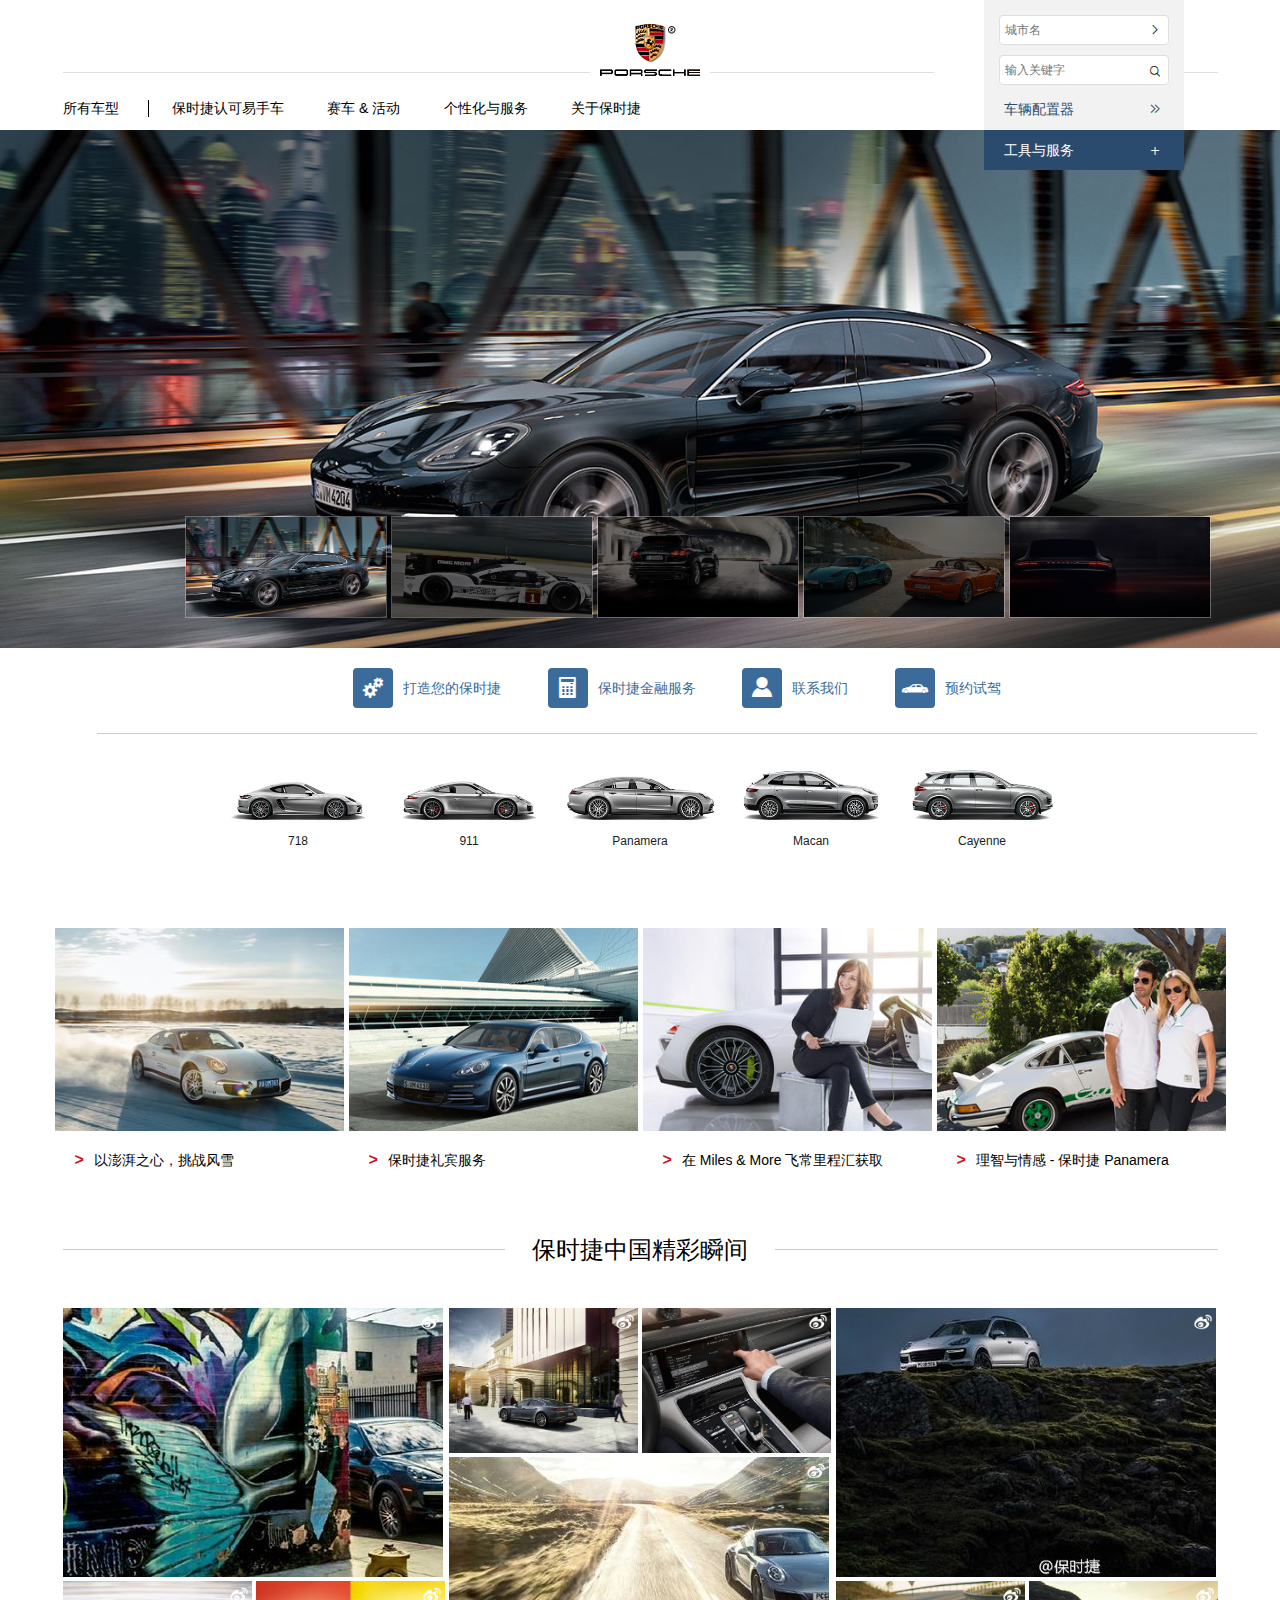
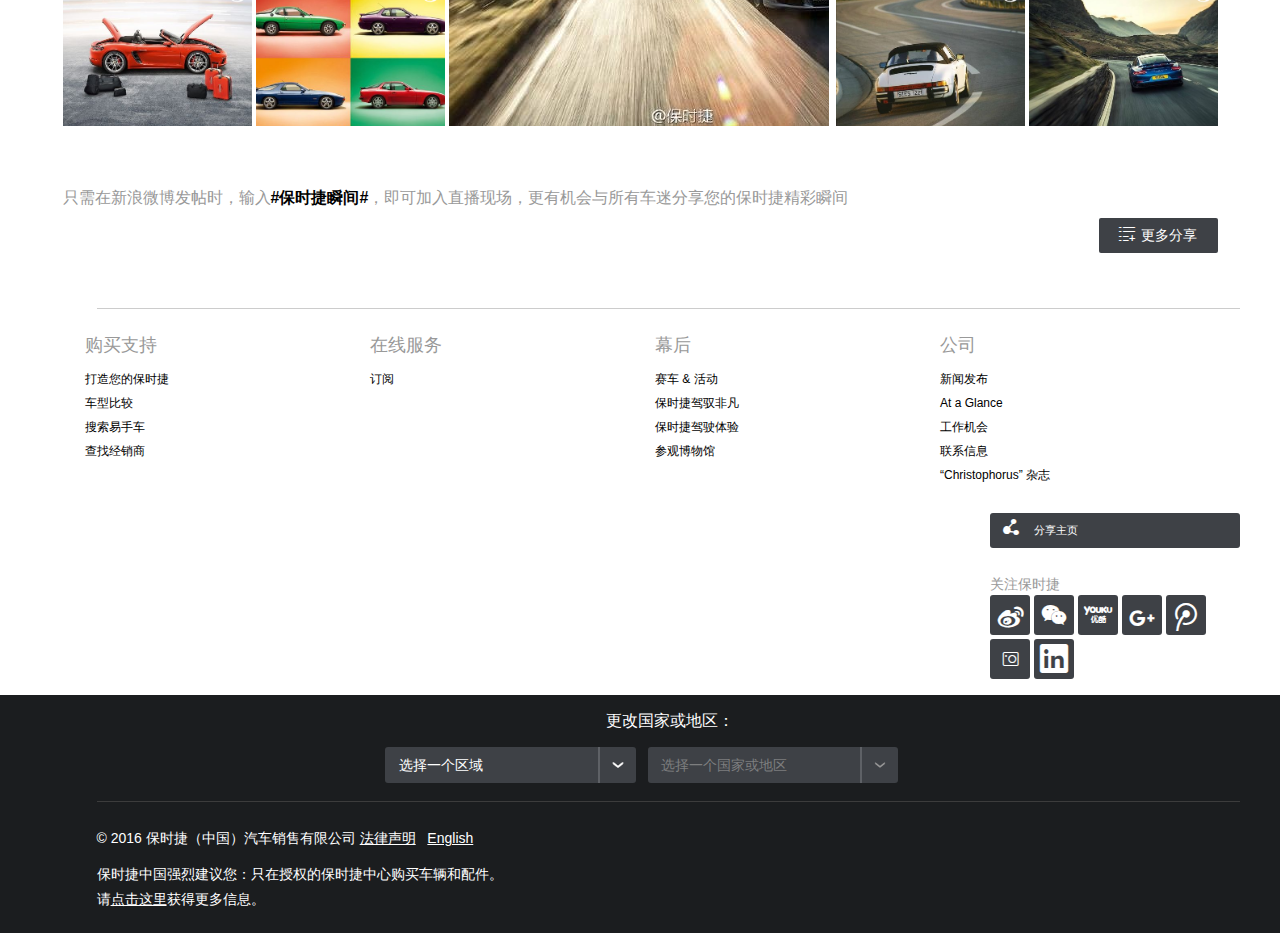
<file: 保时捷/Porsche/index.html>
<!DOCTYPE html>
<html>
<head lang="en">
    <meta charset="UTF-8">
    <meta name="keywords"
          content="保时捷，Porsche,保时捷汽车，保时捷跑车，保时捷SUV,跑车，高档跑车，敞篷车，敞篷跑车，硬顶跑车，涡轮增压，豪华车，越野车，高档越野车，Boxster,Cayman,911,Cayenne,卡雷拉,保时捷中心，保时捷展厅"/>
    <meta name="description" content="保时捷股份公司是全球最大、历史最悠久的跑车制造商，也是最具盈利能力的汽车制造商。"/>
    <link rel="icon" href="images/favicon.ico"/>
    <link rel="stylesheet" href="css/base.css"/>
    <link rel="stylesheet" href="css/index.css"/>
    <link rel="stylesheet" type="text/css" href="iconfont/iconfont.css">
    <link rel="stylesheet" type="text/css" href="font/iconfont.css">
    <title>保时捷中国 - 保时捷股份公司</title>
    <script src="js/jquery-1.12.4.js" defer></script>
    <script src="js/common.js"></script>
    <script src="js/animate.js"></script>
    <script src="js/footerJS.js" defer></script>
    <script src="js/index.js" defer></script>
    <style>

        @font-face {font-family: 'iconfont';
            src: url('iconfon/iconfont.eot'); /* IE9*/
            src: url('iconfon/iconfont.eot?#iefix') format('embedded-opentype'), /* IE6-IE8 */
            url('iconfon/iconfont.woff') format('woff'), /* chrome、firefox */
            url('iconfon/iconfont.ttf') format('truetype'), /* chrome、firefox、opera、Safari, Android, iOS 4.2+*/
            url('iconfon/iconfont.svg#iconfont') format('svg'); /* iOS 4.1- */
        }
        .iconfont{
            font-family:"iconfont" !important;
            font-size:16px;font-style:normal;
            -webkit-font-smoothing: antialiased;
            -webkit-text-stroke-width: 0.2px;
            -moz-osx-font-smoothing: grayscale;
        }
    </style>


</head>
<body>
<!--logo开始-->
<div class="header w">
    <div class="logo">
        <a href="#">保时捷</a>
    </div>
    <div class="m-01-dealer-search-form">
        <input type="text" placeholder="城市名"/> <i class="iconfont icon-danjiantou" style="font-size: 12px;"></i>
        <input type="text" placeholder="输入关键字"/> <i class="iconfont icon-sousuokuangsousuo
"  style="font-size: 12px;"></i>
        <p><a href="javascript:void(0)" >车辆配置器 <i class=" iconfont icon-shuangjiantou-copy"></i></a></p>
    </div>
    <div class="m-01-dealer-search-form2">
        <a href="javascript:void(0)">工具与服务<i class="iconfont icon-jiahao    jianhao"></i></a>
        <div class="peizhi w">
           <h2>更多</h2>
            <div class="uls">
                <ul>
                    <li><a href="javascript:void(0)">保时捷全球易手车展示平台<i class="iconfont icon-danjiantou"></i></a></li>
                </ul>
                <ul>
                    <li><a href="javascript:void(0)">联系&信息<i class="iconfont icon-danjiantou"></i></a></li>
                    <li><a href="javascript:void(0)">保时捷E报<i class="iconfont icon-danjiantou"></i></a></li>
                    <li><a href="javascript:void(0)">Porsche Design 车主精品<i class="iconfont icon-danjiantou"></i></a></li>
                </ul>
                <ul>
                    <li><a href="javascript:void(0)">打造您的保时捷<i class="iconfont icon-danjiantou"></i></a></li>
                    <li><a href="javascript:void(0)">车型比较<i class="iconfont icon-danjiantou"></i></a></li>
                </ul>
                <ul>
                    <li><a href="javascript:void(0)">联系我们<i class="iconfont icon-danjiantou"></i></a></li>
                    <li><a href="javascript:void(0)">预约试驾<i class="iconfont icon-danjiantou"></i></a></li>
                </ul>
            </div>

        </div>
    </div>
</div>
<!--主导航开始-->
<div class="main-navigation w">

    <div class="all">
        <a href="#" class="all-a">所有车型</a>
        <!--第一块-->
        <div id="thbox01">
            <em class="arrow"></em>
            <div id="lqqitem01" class="first">
                <a class="tha" href="#">
                    <span>718</span>
                    <i></i>
                    <b>&gt;</b>
                </a>
                <div class="sub-menu" id="lqq1">
                    <div class="menu-item">
                        <a href="#">
                            <span>718 Cayman</span>
                            <b>&gt;</b>
                        </a>
                        <!--718 Cayman的详情页-->
                        <div id="thparticular0" class="public">
                            <div class="top1">
                                <a href="#"></a>
                            </div>
                            <div class="left">
                                <a href="#" class="a01"><i>&gt;</i>718 Cayman</a>
                                <a href="#"><i>&gt;</i>技术数据</a>
                                <a href="#"><i>&gt;</i>特性</a>
                                <a href="#"><i>&gt;</i>图库</a>
                                <a href="#"><i>&gt;</i>专题网站</a>
                                <a href="#"><i>&gt;</i>金融计算器</a>
                                <a href="#"><i>&gt;</i>预约试驾</a>
                                <a href="#"><i>&gt;</i>打造您的保时捷</a>
                                <a href="#"><i>&gt;</i>查找经销商</a>
                                <a href="#"><i>&gt;</i>联系我们</a>
                                <a href="#">
                                    <button>探索&nbsp;&nbsp;&gt;</button>
                                </a>
                            </div>
                            <div class="right">
                                <span>
                                    <b>价格</b><i>588,000元,含增值税</i>
                                </span>
                                <span>
                                    <b>功率</b><i>184kW(250hp)/6,500rpm</i>
                                </span>
                                <span>
                                    <b>最大扭矩/对应转速</b><i>310Nm/1,850-5,000rpm</i>
                                </span>
                                <span>
                                    <b>0-100km/h 加速时间</b><i>5.6s(配备 Sport Chrono 组件5.4s)</i>
                                </span>
                                <span>
                                    <b>最高时速</b><i>260km/h</i>
                                </span>
                                <span>
                                    <b>耗油量 混合(1/100km)</b><i>7.2</i>
                                </span>
                            </div>
                        </div>
                    </div>
                    <div class="menu-item">
                        <a href="#">
                            <span>718 Cayman S</span>
                            <b>&gt;</b>
                        </a>
                        <!--718s Cayman的详情页-->
                        <div id="thparticular1" class="public">
                            <div class="top2"> <a href="#"></a></div>
                            <div class="left">
                                <a href="#" class="a01"><i>&gt;</i>718 Cayman S</a>
                                <a href="#"><i>&gt;</i>技术数据</a>
                                <a href="#"><i>&gt;</i>特性</a>
                                <a href="#"><i>&gt;</i>图库</a>
                                <a href="#"><i>&gt;</i>专题网站</a>
                                <a href="#"><i>&gt;</i>金融计算器</a>
                                <a href="#"><i>&gt;</i>预约试驾</a>
                                <a href="#"><i>&gt;</i>打造您的保时捷</a>
                                <a href="#"><i>&gt;</i>查找经销商</a>
                                <a href="#"><i>&gt;</i>联系我们</a>
                                <a href="#">
                                    <button>探索&nbsp;&nbsp;&gt;</button>
                                </a>
                            </div>
                            <div class="right">
        <span>
            <b>价格</b><i>848,000元,含增值税</i>
        </span>
        <span>
            <b>功率</b><i>257kW(350hp)/6,500rpm</i>
        </span>
        <span>
            <b>最大扭矩/对应转速</b><i>420Nm/1,900-4,500rpm</i>
        </span>
        <span>
            <b>0-100km/h 加速时间</b><i>4.4s(配备 Sport Chrono 组件4.2s)</i>
        </span>
        <span>
            <b>最高时速</b><i>285km/h</i>
        </span>
        <span>
            <b>耗油量 混合(1/100km)</b><i>7.7</i>
        </span>
                            </div>
                        </div>

                    </div>
                    <div class="menu-item">
                        <a href="#">
                            <span>718 Boxster</span>
                            <b>&gt;</b>
                        </a>
                        <div id="thparticular2" class="public">
                            <div class="top3"> <a href="#"></a></div>
                            <div class="left">
                                <a href="#" class="a01"><i>&gt;</i>718 Boxster</a>
                                <a href="#"><i>&gt;</i>技术数据</a>
                                <a href="#"><i>&gt;</i>特性</a>
                                <a href="#"><i>&gt;</i>图库</a>
                                <a href="#"><i>&gt;</i>专题网站</a>
                                <a href="#"><i>&gt;</i>金融计算器</a>
                                <a href="#"><i>&gt;</i>预约试驾</a>
                                <a href="#"><i>&gt;</i>打造您的保时捷</a>
                                <a href="#"><i>&gt;</i>查找经销商</a>
                                <a href="#"><i>&gt;</i>联系我们</a>
                                <a href="#">
                                    <button>探索&nbsp;&nbsp;&gt;</button>
                                </a>
                            </div>
                            <div class="right">
        <span>
            <b>价格</b><i>598,000元,含增值税</i>
        </span>
        <span>
            <b>功率</b><i>184kW(350hp)/6,500rpm</i>
        </span>
        <span>
            <b>最大扭矩/对应转速</b><i>310Nm/1,850-5,000rpm</i>
        </span>
        <span>
            <b>0-100km/h 加速时间</b><i>5.6s(配备 Sport Chrono 组件4.2s)</i>
        </span>
        <span>
            <b>最高时速</b><i>260km/h</i>
        </span>
        <span>
            <b>耗油量 混合(1/100km)</b><i>7.2</i>
        </span>
                            </div>
                        </div>
                    </div>
                    <div class="menu-item last">
                        <a href="#">
                            <span>718 Boxster S</span>
                            <b>&gt;</b>
                        </a>
                        <div id="thparticular3" class="public">
                            <div class="top4"> <a href="#"></a></div>
                            <div class="left">
                                <a href="#" class="a01"><i>&gt;</i>718 Boxster S</a>
                                <a href="#"><i>&gt;</i>技术数据</a>
                                <a href="#"><i>&gt;</i>特性</a>
                                <a href="#"><i>&gt;</i>图库</a>
                                <a href="#"><i>&gt;</i>专题网站</a>
                                <a href="#"><i>&gt;</i>金融计算器</a>
                                <a href="#"><i>&gt;</i>预约试驾</a>
                                <a href="#"><i>&gt;</i>打造您的保时捷</a>
                                <a href="#"><i>&gt;</i>查找经销商</a>
                                <a href="#"><i>&gt;</i>联系我们</a>
                                <a href="#">
                                    <button>探索&nbsp;&nbsp;&gt;</button>
                                </a>
                            </div>
                            <div class="right">
        <span>
            <b>价格</b><i>858,000元,含增值税</i>
        </span>
        <span>
            <b>功率</b><i>257kW(350hp)/6,500rpm</i>
        </span>
        <span>
            <b>最大扭矩/对应转速</b><i>420Nm/1,900-4,500rpm</i>
        </span>
        <span>
            <b>0-100km/h 加速时间</b><i>4.4s(配备 Sport Chrono 组件4.2s)</i>
        </span>
        <span>
            <b>最高时速</b><i>285km/h</i>
        </span>
        <span>
            <b>耗油量 混合(1/100km)</b><i>7.7</i>
        </span>
                            </div>
                        </div>
                    </div>
                </div>
            </div>
            <div id="lqqitem02">
                <a href="#" class="tha">
                    <span>911</span>
                    <i></i>
                    <b>&gt;</b>
                </a>
                <div class="sub-menu" id="lqq2">
                    <div class="menu-item">
                        <a href="#">
                            <span>911 Carrer</span>
                            <b>&gt</b>
                        </a>
                        <div id="thparticular4" class="public">
                            <div class="top5"> <a href="../Porsche911/Porsche911.html"></a></div>
                            <div class="left">
                                <a href="#" class="a01"><i>&gt;</i>911 Carrer</a>
                                <a href="#"><i>&gt;</i>技术数据</a>
                                <a href="#"><i>&gt;</i>特性</a>
                                <a href="#"><i>&gt;</i>图库</a>
                                <a href="#"><i>&gt;</i>专题网站</a>
                                <a href="#"><i>&gt;</i>金融计算器</a>
                                <a href="#"><i>&gt;</i>预约试驾</a>
                                <a href="#"><i>&gt;</i>打造您的保时捷</a>
                                <a href="#"><i>&gt;</i>查找经销商</a>
                                <a href="#"><i>&gt;</i>联系我们</a>
                                <a href="#">
                                    <button>探索&nbsp;&nbsp;&gt;</button>
                                </a>
                            </div>
                            <div class="right">
        <span>
            <b>价格</b><i>1318,000元,含增值税</i>
        </span>
        <span>
            <b>功率</b><i>272kW(370hp)/6,500rpm</i>
        </span>
        <span>
            <b>最大扭矩/对应转速</b><i>450Nm/1,700-5,000rpm</i>
        </span>
        <span>
            <b>0-100km/h 加速时间</b><i>4.4s(配备 Sport Chrono 组件4.2s)</i>
        </span>
        <span>
            <b>最高时速</b><i>293km/h</i>
        </span>
        <span>
            <b>耗油量 混合(1/100km)</b><i>7.8</i>
        </span>
                            </div>
                        </div>
                    </div>
                    <div class="menu-item">
                        <a href="#">
                            <span>911 Carrera S</span>
                            <b>&gt</b>
                        </a>
                        <div id="thparticular5" class="public">
                            <div class="top6"> <a href="#"></a></div>
                            <div class="left">
                                <a href="#" class="a01"><i>&gt;</i>911 Carrera S</a>
                                <a href="#"><i>&gt;</i>技术数据</a>
                                <a href="#"><i>&gt;</i>特性</a>
                                <a href="#"><i>&gt;</i>图库</a>
                                <a href="#"><i>&gt;</i>专题网站</a>
                                <a href="#"><i>&gt;</i>金融计算器</a>
                                <a href="#"><i>&gt;</i>预约试驾</a>
                                <a href="#"><i>&gt;</i>打造您的保时捷</a>
                                <a href="#"><i>&gt;</i>查找经销商</a>
                                <a href="#"><i>&gt;</i>联系我们</a>
                                <a href="#">
                                    <button>探索&nbsp;&nbsp;&gt;</button>
                                </a>
                            </div>
                            <div class="right">
        <span>
            <b>价格</b><i>848,000元,含增值税</i>
        </span>
        <span>
            <b>功率</b><i>257kW(350hp)/6,500rpm</i>
        </span>
        <span>
            <b>最大扭矩/对应转速</b><i>420Nm/1,900-4,500rpm</i>
        </span>
        <span>
            <b>0-100km/h 加速时间</b><i>4.4s(配备 Sport Chrono 组件4.2s)</i>
        </span>
        <span>
            <b>最高时速</b><i>285km/h</i>
        </span>
        <span>
            <b>耗油量 混合(1/100km)</b><i>7.7</i>
        </span>
                            </div>
                        </div>
                    </div>
                    <div class="menu-item">
                        <a href="#">
                            <span>911 Carrera Cabriolet</span>
                            <b>&gt</b>
                        </a>
                    </div>
                    <div class="menu-item">
                        <a href="#">
                            <span>911 Carrera S Cabriolet</span>
                            <b>&gt</b>
                        </a>
                    </div>
                    <div class="menu-item">
                        <a href="#">
                            <span>911 Carrera 4</span>
                            <b>&gt</b>
                        </a>
                    </div>
                    <div class="menu-item">
                        <a href="#">
                            <span>911 Carrera 4S</span>
                            <b>&gt</b>
                        </a>
                    </div>
                    <div class="menu-item">
                        <a href="#">
                            <span>911 Carrera 4 Cabriolet</span>
                            <b>&gt</b>
                        </a>
                    </div>
                    <div class="menu-item">
                        <a href="#">
                            <span>911 Carrera 4S Cabriolet</span>
                            <b>&gt</b>
                        </a>
                    </div>
                    <div class="menu-item">
                        <a href="#">
                            <span>911 Targa 4</span>
                            <b>&gt</b>
                        </a>
                    </div>
                    <div class="menu-item">
                        <a href="#">
                            <span>911 Targa 4S</span>
                            <b>&gt</b>
                        </a>
                    </div>
                    <div class="menu-item">
                        <a href="#">
                            <span>911 Turbo</span>
                            <b>&gt</b>
                        </a>
                    </div>
                    <div class="menu-item">
                        <a href="#">
                            <span>911 Turbo S</span>
                            <b>&gt</b>
                        </a>
                    </div>
                    <div class="menu-item">
                        <a href="#">
                            <span>911 Turbo Cabriolet</span>
                            <b>&gt</b>
                        </a>
                    </div>
                    <div class="menu-item last">
                        <a href="#">
                            <span>911 Turbo S Cabriolet</span>
                            <b>&gt</b>
                        </a>
                    </div>
                </div>
            </div>
            <div id="lqqitem03">
                <a href="#" class="tha">
                    <span>Panamera</span>
                    <i></i>
                    <b>&gt;</b>
                </a>

                <div class="sub-menu" id="lqq3">
                    <div class="menu-item">
                        <a href="#">
                            <span>全新 Panamera</span>
                            <b>&gt</b>
                        </a>
                    </div>
                    <div class="menu-item">
                        <a href="#">
                            <span>全新 Panamera 4 Executive</span>
                            <b>&gt</b>
                        </a>
                    </div>
                    <div class="menu-item">
                        <a href="#">
                            <span>全新 Panamera 4 E-Hybrid Executive</span>
                            <b>&gt</b>
                        </a>
                    </div>
                    <div class="menu-item">
                        <a href="#">
                            <span>全新 Panamera 4S</span>
                            <b>&gt</b>
                        </a>
                    </div>
                    <div class="menu-item">
                        <a href="#">
                            <span>全新 Panamera 4S Executive</span>
                            <b>&gt</b>
                        </a>
                    </div>
                    <div class="menu-item">
                        <a href="#">
                            <span>全新 Panamera Turbo</span>
                            <b>&gt</b>
                        </a>
                    </div>
                    <div class="menu-item">
                        <a href="#">
                            <span>全新 Panamera Turbo Executive</span>
                            <b>&gt</b>
                        </a>
                    </div>
                    <div class="menu-item">
                        <a href="#">
                            <span>Panamera Edition</span>
                            <b>&gt</b>
                        </a>
                    </div>
                    <div class="menu-item">
                        <a href="#">
                            <span>Panamera Executive Edition</span>
                            <b>&gt</b>
                        </a>
                    </div>
                    <div class="menu-item">
                        <a href="#">
                            <span>Panamera 4 Edition</span>
                            <b>&gt</b>
                        </a>
                    </div>
                    <div class="menu-item">
                        <a href="#">
                            <span>Panamera 4 Executive Edition</span>
                            <b>&gt</b>
                        </a>
                    </div>
                    <div class="menu-item">
                        <a href="#">
                            <span>Panamera S Executive</span>
                            <b>&gt</b>
                        </a>
                    </div>
                    <div class="menu-item">
                        <a href="#">
                            <span>Panamera S E-Hybrid</span>
                            <b>&gt</b>
                        </a>
                    </div>
                    <div class="menu-item">
                        <a href="#">
                            <span>Panamera 4S Executive</span>
                            <b>&gt</b>
                        </a>
                    </div>
                    <div class="menu-item">
                        <a href="#">
                            <span>Panamera 4S Sport Edition</span>
                            <b>&gt</b>
                        </a>
                    </div>
                    <div class="menu-item last">
                        <a href="#">
                            <span>Panamera Turbo Executive</span>
                            <b>&gt</b>
                        </a>
                    </div>
                    <div class="menu-item last">
                        <a href="#">
                            <span>Panamera Exclusive Series</span>
                            <b>&gt</b>
                        </a>
                    </div>
                </div>
            </div>
            <div id="lqqitem04">
                <a href="#" class="tha">
                    <span>Macan</span>
                    <i></i>
                    <b>&gt;</b>
                </a>

                <div class="sub-menu" id="lqq4">
                    <div class="menu-item">
                        <a href="#">
                            <span>Macan S</span>
                            <b>&gt</b>
                        </a>
                    </div>
                    <div class="menu-item">
                        <a href="#">
                            <span>Macan GTS</span>
                            <b>&gt</b>
                        </a>
                    </div>
                    <div class="menu-item">
                        <a href="#">
                            <span>Macan Turbo</span>
                            <b>&gt</b>
                        </a>
                    </div>
                    <div class="menu-item last">
                        <a href="#">
                            <span>Macan Turbo  Performance Package</span>
                            <b>&gt</b>
                        </a>
                    </div>
                </div>
            </div>
            <div id="lqqitem05">
                <a href="#" class="tha">
                    <span>Cayenne</span>
                    <i></i>
                    <b>&gt;</b>
                </a>

                <div class="sub-menu" id="lqq5">
                    <div class="menu-item">
                        <a href="#">
                            <span>Cayenne</span>
                            <b>&gt</b>
                        </a>
                    </div>
                    <div class="menu-item">
                        <a href="#">
                            <span>Cayenne Platinum Edition</span>
                            <b>&gt</b>
                        </a>
                    </div>
                    <div class="menu-item">
                        <a href="#">
                            <span>Cayenne S</span>
                            <b>&gt</b>
                        </a>
                    </div>
                    <div class="menu-item">
                        <a href="#">
                            <span>Cayenne S E-Hybrid</span>
                            <b>&gt</b>
                        </a>
                    </div>
                    <div class="menu-item">
                        <a href="#">
                            <span>Cayenne GTS</span>
                            <b>&gt</b>
                        </a>
                    </div>

                    <div class="menu-item">
                        <a href="#">
                            <span>Cayenne Turbo</span>
                            <b>&gt</b>
                        </a>
                    </div>
                    <div class="menu-item last">
                        <a href="#">
                            <span>Cayenne Turbo S</span>
                            <b>&gt</b>
                        </a>
                    </div>

                </div>
            </div>
        </div>
    </div>
    <div class="menu-right">
        <div class="menu" id="lqqmenu01">
            <a href="#">保时捷认可易手车</a>
            <div id="thbox02">
                <span class="arrow"></span>
                <div class="thitem">
                    <a class="first">保时捷全球易手车展示平台</a>
                    <a>保时捷认可</a>
                    <a class="lasta">保时捷认可保修</a>
                </div>
            </div>
        </div>
        <div class="menu" id="lqqmenu02">
            <a href="#">赛车 & 活动</a>
            <div id="thbox03">
                <span class="arrow"></span>

                <div class="thitem">
                    <a class="first">赛车运动</a>
                    <a>保时捷驾驶体验</a>
                    <a>保时捷俱乐部</a>
                    <a>保时捷驾驭非凡</a>
                    <a>保时捷高尔夫巡回赛</a>
                    <a>Porche European Open</a>
                    <a class="lasta">Porsche Partner Forum</a>
                </div>
            </div>
        </div>
        <div class="menu" id="lqqmenu03">
            <a href="#">个性化与服务</a>

            <div id="thbox04">
                <span class="arrow"></span>

                <div class="thitem">
                    <a class="first">保时捷独家配件(Porsche Exclusive)</a>
                    <a>保时捷智慧互联</a>
                    <a>保时捷原厂精装配件</a>
                    <a>官方授权的保时捷中心</a>
                    <a>保时捷金融服务</a>
                    <a>保时捷救援</a>
                    <a>保时捷服务</a>
                    <a class="lasta">保时捷新闻</a>
                </div>
            </div>
        </div>
        <div class="menu" id="lqqmenu04">
            <a href="#">关于保时捷</a>

            <div id="thbox05">
                <span class="arrow"></span>

                <div class="thitem">
                    <a class="first">保时捷原则</a>
                    <a>Porsche at a glance</a>
                    <a>新闻中心和新闻稿</a>
                    <a>保时捷电动理念</a>
                    <a>工作机会</a>
                    <a>"Christophorus"杂志</a>
                    <a>保时捷博物馆</a>
                    <a>可持续发展</a>
                    <a>服务分支机构</a>
                    <a class="lasta">保时捷新闻</a>
                </div>
            </div>
        </div>
    </div>
</div>
<!--banner区域-->
<div class="xcall" id='xcbox'>
    <div class="xcscreen">
        <ul id="xcul" class="xcul">
            <li>
               <!-- <div class="xcTitle" style="color: #fff">
                    以运动之名
                    <span style="color: #fff">保时捷718Cayman和718Boxster车型</span>
                </div>-->
                <img src="images/xcp0.jpg" width="100%" height="518"/>
            </li>
            <li>
                <!--<div class="xcTitle">
                    以运动之名
                    <span>保时捷718Cayman和718Boxster车型</span>
                </div>-->
                <img src="images/xcp1.jpg" width="100%" height="518"/>
            </li>
            <li>
               <!-- <div class="xcTitle">
                    以运动之名
                    <span>保时捷718Cayman和718Boxster车型</span>
                </div>-->
                <img src="images/xcp2.jpg" width="100%" height="518"/>
            </li>
            <li>
               <!-- <div class="xcTitle">
                    以运动之名
                    <span>保时捷718Cayman和718Boxster车型</span>
                </div>-->
                <img src="images/xcp3.jpg" width="100%" height="518"/>
            </li>
            <li>
               <!-- <div class="xcTitle" style="color: #fff">
                    以运动之名
                    <span  style="color: #fff">保时捷718Cayman和718Boxster车型</span>
                </div>-->
                <img src="images/xcp4.jpg" width="100%" height="518"/>
            </li>
        </ul>
        <div class="xcol" id="xcol">
            <li class="xcI1"><img src="images/xcp0.jpg" alt=""/> <span class="Scurrent"></span></li>
            <li class="xcI2"><img src="images/xcp1.jpg" alt=""/> <span></span></li>
            <li class="xcI3"><img src="images/xcp2.jpg" alt=""/> <span></span></li>
            <li class="xcI4"><img src="images/xcp3.jpg" alt=""/> <span></span></li>
            <li class="xcI5"><img src="images/xcp4.jpg" alt=""/> <span></span></li>
        </div>
    </div>
    <div id="xcarr"><span id="xcleft">&lt;</span><span id="xcright">&gt;</span></div>
</div>
<script>
    window.onload=function(){


    var timer = null;
    //0.找人
    var xcbox = document.getElementById("xcbox");
    var xcul = document.getElementById("xcul");
    var xculLis = xcul.children;//所有的广告
    //箭头
    var xcarr = document.getElementById("xcarr");
    var xcleft = document.getElementById("xcleft");
    var xcright = document.getElementById("xcright");
    var xcimgWidth = xcbox.offsetWidth;

    //1.3克隆第一张图片 放到最后
    var xcfirstImg = xculLis[0].cloneNode(true);
    xcul.appendChild(xcfirstImg);

    //点击小图列表。当前高亮显示，其他变暗！
    var xcols = document.getElementById("xcol");
    var xcolspans = xcols.getElementsByTagName("span");
    var xcImg=xcols.getElementsByTagName("img")
    var index = 0;
    for (var i = 0; i < xcolspans.length; i++) {
        xcolspans[i].index = i;
        xcolspans[i].onmouseover = function () {
            for (var i = 0; i < xcolspans.length; i++) {
                xcolspans[i].className = "";
            }
            this.className = "Scurrent";
            //鼠标移动到对应的小图。大图移动到对应的大图；
            var target=-this.index*xcimgWidth;
            animate(xcul,{"left":target});
            square = this.index;
            pic = this.index;

        };

    }
    //鼠标离开盒子隐藏箭头
    xcbox.onmouseover = function () {
        xcarr.style.display = "block";
        clearInterval(timer);//停止自动滚动
    };
    xcbox.onmouseout = function () {
        xcarr.style.display = "none";
        timer=setInterval(xcright.onclick,3000);
    };
    var pic = 0;
    var square=0;
    xcright.onclick = function () {
        if (pic === xculLis.length - 1) {
            xcul.style.left = 0 + "px";
            pic = 0;
        }
        pic++;
        var target = -pic * xcimgWidth;
        animate(xcul, {"left":target});
        if(square < xcolspans.length - 1){
            square++;
        }else{
            square=0;
        }
        for (var i = 0; i < xcolspans.length; i++) {
            xcolspans[i].className = "";
        }
        xcolspans[square].className = "Scurrent";

    }
    xcleft.onclick = function () {
        if (pic === 0) {
            xcul.style.left = -(xculLis.length - 1) * xcimgWidth + "px";
            pic = xculLis.length - 1;
        }
        pic--;
        var target = -pic * xcimgWidth;
        animate(xcul, {"left":target});
        if (square > 0) {
            square--;
        } else {
            //如果square等于零 说明到第一个了 这时就应该把他变成最后一个
            square = xcolspans.length - 1;
        }
        //干掉所有人
        for (var i = 0; i < xcolspans.length; i++) {
            xcolspans[i].className = "";
        }
        //留下我自己
        xcolspans[square].className = "Scurrent"
    }
    //自动滚动
    timer=setInterval(xcright.onclick, 3000);


    function animate(obj, json, fn) {
        clearInterval(obj.timer);
        obj.timer = setInterval(function () {
            var flag = true;
            for (var k in json) {
                if (k === "opacity") {
                    var leader = getStyle(obj, k) * 100;
                    var target = json[k] * 100;
                    var step = (target - leader) / 10;
                    step = step > 0 ? Math.ceil(step) : Math.floor(step);
                    leader = leader + step;
                    obj.style[k] = leader / 100;
                } else if (k === "zIndex") {
                    obj.style.zIndex = json[k];
                } else {
                    var leader = parseInt(getStyle(obj, k)) || 0;
                    var target = json[k];
                    var step = (target - leader) / 10;
                    step = step > 0 ? Math.ceil(step) : Math.floor(step);
                    leader = leader + step;
                    obj.style[k] = leader + "px";
                }
                if (leader !== target) {
                    flag = false;
                }
            }
            if (flag) {
                clearInterval(obj.timer);
                if (fn) {
                    fn();
                }
            }
        }, 15);
    }

    function getStyle(obj, attr) {
        if (window.getComputedStyle) {
            return window.getComputedStyle(obj, null)[attr];
        } else {
            return obj.currentStyle[attr];
        }
    }
    }
</script>
<!--solgan部分-->
<div class="serve">
    <div class="serve-center" id="serve">
        <a href="../porsche-alltype/detailAllType.html">
            <i class="iconfont icon-icon1" style="font-size: 20px"></i>
            <span>打造您的保时捷</span>
        </a>
        <a href="#">
            <i class="iconfont icon-tongxingfeijisuan" style="font-size: 30px"></i>
            <span>保时捷金融服务</span>
        </a>
        <a href="#">
            <i class="iconfont icon-icontouxiang" style="font-size: 20px"></i>
            <span>联系我们</span>
        </a>
        <a href="#">
            <i class="iconfont icon-qiche01" style="font-size: 30px ;line-height:30px"></i>
            <span>预约试驾</span>
        </a>
    </div>
</div>
<div class="compare">
    <ul class="compare-ul">
        <li class="compare-title">
            <div class="compare-car">
                <div class="compare-content">
                    <div class="compare-box">
                        <a class="compare-a" href="#">
                            <i class="iconfont icon-jiantouyoujiantou" style="color:#C81623 "></i>
                            <span>所有车型</span>
                        </a>
                        <a class="compare-a" href="#">
                            <i class="iconfont icon-jiantouyoujiantou" style="color:#C81623 "></i>
                            <span>比较</span>
                        </a>
                        <a class="compare-a" href="#">
                            <i class="iconfont icon-jiantouyoujiantou" style="color:#C81623 "></i>
                            <span>车辆配置器</span>
                        </a>
                    </div>
                </div>
                <img alt="Porsche 718" src="images/porsche-normal.png" class="m-07-car-range-image"
                     title="Porsche 718">
                <span class="compare-title">718</span>
            </div>
        </li>
        <li class="compare-title">
            <div class="compare-car">
                <div class="compare-content">
                    <div class="compare-box">
                        <a class="compare-a" href="../porsche-alltype/detailAllType.html">
                            <i class="iconfont icon-jiantouyoujiantou" style="color:#C81623 "></i>
                            <span>所有车型</span>
                        </a>
                        <a class="compare-a" href="#">
                            <i class="iconfont icon-jiantouyoujiantou" style="color:#C81623 "></i>
                            <span>比较</span>
                        </a>
                        <a class="compare-a" href="#">
                            <i class="iconfont icon-jiantouyoujiantou" style="color:#C81623 "></i>
                            <span>车辆配置器</span>
                        </a>
                    </div>
                </div>
                <img alt="Porsche 911" src="images/porsche-normal_001.png" class="m-07-car-range-image"
                     title="Porsche 911">
                <span class="compare-title">911</span>
            </div>
        </li>
        <li class="compare-title">
            <div class="compare-car">
                <div class="compare-content">
                    <div class="compare-box">
                        <a class="compare-a" href="#">
                            <i class="iconfont icon-jiantouyoujiantou" style="color:#C81623 "></i>
                            <span>所有车型</span>
                        </a>
                        <a class="compare-a" href="#">
                            <i class="iconfont icon-jiantouyoujiantou" style="color:#C81623 "></i>
                            <span>比较</span>
                        </a>
                        <a class="compare-a" href="#">
                            <i class="iconfont icon-jiantouyoujiantou" style="color:#C81623 "></i>
                            <span>车辆配置器</span>
                        </a>
                    </div>

                </div>
                <img alt="Porsche Panamera" src="images/porsche-normal_002.png" class="m-07-car-range-image"
                     title="Porsche Panamera">
                <span class="compare-title">Panamera</span>
            </div>
        </li>
        <li class="compare-title">
            <div class="compare-car">
                <div class="compare-content">
                    <div class="compare-box">
                        <a class="compare-a" href="#">
                            <i class="iconfont icon-jiantouyoujiantou" style="color:#C81623 "></i>
                            <span>所有车型</span>
                        </a>
                        <a class="compare-a" href="#">
                            <i class="iconfont icon-jiantouyoujiantou" style="color:#C81623 "></i>
                            <span>比较</span>
                        </a>
                        <a class="compare-a" href="#">
                            <i class="iconfont icon-jiantouyoujiantou" style="color:#C81623 "></i>
                            <span>车辆配置器</span>
                        </a>
                    </div>

                </div>
                <img alt="Porsche Macan" src="images/porsche-normal_003.png" class="m-07-car-range-image"
                     title="Porsche Macan">
                <span class="compare-title">Macan</span>
            </div>
        </li>
        <li class="compare-title">
            <div class="compare-car">
                <div class="compare-content">
                    <div class="compare-box">
                        <a class="compare-a" href="#">
                            <i class="iconfont icon-jiantouyoujiantou" style="color:#C81623 "></i>
                            <span>所有车型</span>
                        </a>
                        <a class="compare-a" href="#">
                            <i class="iconfont icon-jiantouyoujiantou" style="color:#C81623 "></i>
                            <span>比较</span>
                        </a>
                        <a class="compare-a" href="#">
                            <i class="iconfont icon-jiantouyoujiantou" style="color:#C81623 "></i>
                            <span>车辆配置器</span>
                        </a>
                    </div>
                </div>
                <img alt="Porsche Cayenne" src="images/porsche-normal_004.png" class="m-07-car-range-image"
                     title="Porsche Cayenne">
                <span class="compare-title">Cayenne</span>
            </div>
        </li>
    </ul>
</div>

<!--中间轮播图-->
<div class="w bigBox clearfix" id="bigBox">
    <ul id="imgList">
        <li class="alone_li">
            <div class="xz-img">
                <div class="img-box">
                    <a href="../Porsche/index.html"><img src="images/porsche01.jpg" width="289px" height="216px" alt=""/></a>
                </div>
                <div class="play_box">
                    <a href="#"><img src="images/play_btn.png" width="50px" height="50px" alt=""/></a>
                </div>
                <div class="buttom_box"></div>
            </div>
            <div class="jies"><a href="../snow/snow.html"><i>></i>以澎湃之心，挑战风雪</a></div>
        </li>
        <li class="alone_li">
            <div class="xz-img">
                <div class="img-box">
                    <a href=""><img src="images/porsche02.jpg" width="289" height="216" alt=""/></a>
                </div>
                <div class="play_box">
                    <a href="#"><img src="images/play_btn.png" width="50px" height="50px" alt=""/></a>
                </div>
                <div class="buttom_box"></div>
            </div>
            <div class="jies"><a href=""><i>></i>保时捷礼宾服务</a></div>
        </li>
        <li class="alone_li">
            <div class="xz-img">
                <div class="img-box">
                    <a href=""><img src="images/porsche03.jpg" width="289" height="216" alt=""/></a>
                </div>
                <div class="play_box">
                    <a href="#"><img src="images/play_btn.png" width="50px" height="50px" alt=""/></a>
                </div>
                <div class="buttom_box"></div>
            </div>
            <div class="jies"><a href=""><i>></i>在 Miles & More 飞常里程汇获取</a></div>
        </li>
        <li class="alone_li">
            <div class="xz-img">
                <div class="img-box">
                    <a href=""><img src="images/porsche04.jpg" width="289" height="216" alt=""/></a>
                </div>
                <div class="play_box">
                    <a href="#"><img src="images/play_btn.png" width="50px" height="50px" alt=""/></a>
                </div>
                <div class="buttom_box"></div>
            </div>
            <div class="jies"><a href=""><i>></i>理智与情感 - 保时捷 Panamera </a></div>
        </li>
        <li class="alone_li">
            <div class="xz-img">
                <div class="img-box">
                    <a href=""><img src="images/porsche05.jpg" width="289" height="216" alt=""/></a>
                </div>
                <div class="play_box">
                    <a href="#"><img src="images/play_btn.png" width="50px" height="50px" alt=""/></a>
                </div>
                <div class="buttom_box"></div>
            </div>
            <div class="jies"><a href=""><i>></i>以澎湃之心，挑战风雪</a></div>
        </li>
        <li class="alone_li">
            <div class="xz-img">
                <div class="img-box">
                    <a href=""><img src="images/porsche06.jpg" width="289" height="216" alt=""/></a>
                </div>
                <div class="play_box">
                    <a href="#"><img src="images/play_btn.png" width="50px" height="50px" alt=""/></a>
                </div>
                <div class="buttom_box"></div>
            </div>
            <div class="jies"><a href=""><i>></i>保时捷礼宾服务</a></div>
        </li>
        <li class="alone_li">
            <div class="xz-img">
                <div class="img-box">
                    <a href=""><img src="images/porsche07.jpg" width="289" height="216" alt=""/></a>
                </div>
                <div class="play_box">
                    <a href="#"><img src="images/play_btn.png" width="50px" height="50px" alt=""/></a>
                </div>
                <div class="buttom_box"></div>
            </div>
            <div class="jies"><a href=""><i>></i>在 Miles & More 飞常里程汇获取</a></div>
        </li>
        <li class="alone_li">
            <div class="xz-img">
                <div class="img-box">
                    <a href=""><img src="images/porsche08.jpg" width="289" height="216" alt=""/></a>
                </div>
                <div class="play_box">
                    <a href="#"><img src="images/play_btn.png" width="50px" height="50px" alt=""/></a>
                </div>
                <div class="buttom_box"></div>
            </div>
            <div class="jies"><a href=""><i>></i>理智与情感 - 保时捷 Panamera </a></div>
        </li>
    </ul>
    <div id="arr"><span id="left">&lt;</span><span id="right">&gt;</span></div>
</div>

<!--保时捷中国精彩瞬间-->
<div class="w content-jingcai clearfix">
    <h2 class=" w content-headline">
        <span style="color: black">保时捷中国精彩瞬间</span>
    </h2>
    <!--图片区域-->
    <div class="tupian clearfix" id="pic">
        <ul class="tupian-left fl">
            <li class="tupian-left-top ">
                <div class="before-img" >
                    <ul id="bigul">
                        <li class="li1"></li>
                        <li class="li2"></li>
                    </ul>
                    <div class="stry-social-icon1"></div>
                </div>

                <!-- 翻转后的文字-->
                <div class="back">
                    <a class="deeplink" href="#">
                        <div class="stry-source">
                            <div class="stry-detail ">
                                <img class="stry-avatar" src="images/92343.jpg" width="50" height="50" alt="">

                                <h3>保时捷</h3>

                                <p style="color: #c3c3c3">2016-11-02</p>
                            </div>
                            <!-- 微博图片占位符-->
                            <div class="stry-social-icon">
                            </div>
                        </div>
                    </a>

                    <div class="stry-text">
                        <p><a href="#" style="color: #CC0000">#porschemoments#</a>&nbsp;当人生难得闲暇，何妨褪尽功名浮华，感受秋之静美...</p>
                    </div>
                    <span class="icon sinaweibo"></span>
                </div>
            </li>
            <!-- 左下角小图-->
            <li class="small tupian-left-1 fl ">
                <div class="before-small-img"
                     style="background-image: url(images/16.jpg);background-size: cover ">
                    <div class="stry-social-icon3"></div>

                </div>
                <div class="smallback">
                    <a class="deeplink" href="#">
                        <div class="stry-source">
                            <div class="stry-detail ">
                                <img class="stry-avatar" src="images/92343.jpg" width="50" height="50" alt="">

                                <h3>保时捷</h3>

                                <p style="color: #c3c3c3">2016-11-02</p>
                            </div>
                            <!-- 微博图片占位符-->
                            <div class="stry-social-icon"></div>
                        </div>
                    </a>

                    <div class="stry-text">
                        <p><a href="#" style="color: #CC0000">#porschemoments#</a>&nbsp;一堵墙的涂鸦是想象力，一台 Cayenne 的涂鸦是走过的天地。（图片车型：Cayenne）...</p>
                    </div>
                    <span class="icon sinaweibo"></span>
                </div>

            </li>
            <li class="small tupian-left-2 fr">
                <div class="before-small-img"
                     style="background-image: url(images/14.jpg);background-size: cover ">
                    <div class="stry-social-icon3"></div>

                </div>
                <div class="smallback">
                    <a class="deeplink" href="#">
                        <div class="stry-source">
                            <div class="stry-detail ">
                                <img class="stry-avatar" src="images/92343.jpg" width="50" height="50" alt="">

                                <h3>保时捷</h3>

                                <p style="color: #c3c3c3">2016-11-02</p>
                            </div>
                            <!-- 微博图片占位符-->
                            <div class="stry-social-icon"></div>
                        </div>
                    </a>

                    <div class="stry-text">
                        <p><a href="#" style="color: #CC0000">#porschemoments#</a>&nbsp;一件，都不能落下。（图片车型：718Boxster S）...</p>
                    </div>
                    <span class="icon sinaweibo"></span>
                </div>

            </li>
        </ul>
        <ul class="tupian-middle fl ">
            <li class="small tupian-middle-1 fl">
                <div class="before-small-img"
                     style="background-image: url(images/19.jpg);background-size: cover ">
                    <div class="stry-social-icon3"></div>

                </div>
                <div class="smallback">
                    <a class="deeplink" href="#">
                        <div class="stry-source">
                            <div class="stry-detail ">
                                <img class="stry-avatar" src="images/92343.jpg" width="50" height="50" alt="">

                                <h3>保时捷</h3>

                                <p style="color: #c3c3c3">2016-11-02</p>
                            </div>
                            <!-- 微博图片占位符-->
                            <div class="stry-social-icon"></div>
                        </div>
                    </a>

                    <div class="stry-text">
                        <p><a href="#" style="color: #CC0000">#porschemoments#</a>&nbsp;当人生难得闲暇，何妨褪尽功名浮华，感受秋之静美...</p>
                    </div>
                    <span class="icon sinaweibo"></span>
                </div>

            </li>
            <li class="small tupian-middle-2 fr ">
                <div class="before-small-img" style="background-image: url(images/5.jpg);background-size: cover ">
                    <div class="stry-social-icon3"></div>

                </div>
                <div class="smallback">
                    <a class="deeplink" href="#">
                        <div class="stry-source">
                            <div class="stry-detail ">
                                <img class="stry-avatar" src="images/92343.jpg" width="50" height="50" alt="">

                                <h3>保时捷</h3>

                                <p style="color: #c3c3c3">2016-11-02</p>
                            </div>
                            <!-- 微博图片占位符-->
                            <div class="stry-social-icon"></div>
                        </div>
                    </a>

                    <div class="stry-text">
                        <p><a href="#" style="color: #CC0000">#porschemoments#</a>&nbsp;加速让风景模糊，是对速度的绝不含糊。</p>
                    </div>
                    <span class="icon sinaweibo"></span>
                </div>

            </li>
            <ul style="clear: both"></ul>
            <li class="tupian-middle-bottom ">
                <div class="before-img" style="background-image: url(images/12.jpg)">
                    <div class="stry-social-icon1"></div>
                </div>
                <div class="back middle-b">
                    <a class="deeplink" href="#">
                        <div class="stry-source">
                            <div class="stry-detail ">
                                <img class="stry-avatar" src="images/92343.jpg" width="50" height="50" alt="">

                                <h3>保时捷</h3>

                                <p style="color: #c3c3c3">2016-11-02</p>
                            </div>
                            <!-- 微博图片占位符-->
                            <div class="stry-social-icon"></div>
                        </div>
                    </a>

                    <div class="stry-text">
                        <p><a href="#" style="color: #CC0000">#porschemoments#</a>&nbsp;73处弯道、近 300 米垂直落差、单圈 20.8公里。在被称作“绿色地狱”的纽北赛道，一台量产车如何杀出重围？或许你需要一套超级神装加持…</p>
                    </div>
                    <span class="icon sinaweibo"></span>
                </div>
            </li>

        </ul>
        <ul class="tupian-right fr">
            <li class="tupian-right-top ">
                <div class="before-img" style="background-image: url(images/15.jpg)">
                    <div class="stry-social-icon1"></div>
                </div>
                <div class="back">
                    <a class="deeplink" href="#">
                        <div class="stry-source">
                            <div class="stry-detail ">
                                <img class="stry-avatar" src="images/92343.jpg" width="50" height="50" alt="">

                                <h3>保时捷</h3>

                                <p style="color: #c3c3c3">2016-11-02</p>
                            </div>
                            <!-- 微博图片占位符-->
                            <div class="stry-social-icon"></div>
                        </div>
                    </a>

                    <div class="stry-text">
                        <p><a href="#" style="color: #CC0000">#porschemoments#</a>&nbsp;踏上不羁之旅，和野心一路同行。（图片车型：911Carrera S）...</p>
                    </div>
                    <span class="icon sinaweibo"></span>
                </div>


            </li>
            <li class="small tupian-right-1 fl">
                <div class="before-small-img"
                     style="background-image: url(images/11.jpg);background-size: cover ">
                    <div class="stry-social-icon3"></div>

                </div>
                <div class="smallback">
                    <a class="deeplink" href="#">
                        <div class="stry-source">
                            <div class="stry-detail ">
                                <img class="stry-avatar" src="images/92343.jpg" width="50" height="50" alt="">

                                <h3>保时捷</h3>

                                <p style="color: #c3c3c3">2016-11-02</p>
                            </div>
                            <!-- 微博图片占位符-->
                            <div class="stry-social-icon"></div>
                        </div>
                    </a>

                    <div class="stry-text">
                        <p><a href="#" style="color: #CC0000">#porschemoments#</a>&nbsp;当人生难得闲暇，何妨褪尽功名浮华，感受秋之静美...</p>
                    </div>
                    <span class="icon sinaweibo"></span>
                </div>

            </li>
            <li class="small tupian-right-2 fr">
                <div class="before-small-img"
                     style="background-image: url(images/17.jpg);background-size: cover ">
                    <div class="stry-social-icon3"></div>

                </div>
                <div class="smallback">
                    <a class="deeplink" href="#">
                        <div class="stry-source">
                            <div class="stry-detail ">
                                <img class="stry-avatar" src="images/92343.jpg" width="50" height="50" alt="">

                                <h3>保时捷</h3>

                                <p style="color: #c3c3c3">2016-11-02</p>
                            </div>
                            <!-- 微博图片占位符-->
                            <div class="stry-social-icon"></div>
                        </div>
                    </a>

                    <div class="stry-text">
                        <p><a href="#" style="color: #CC0000">#活力张扬#</a>&nbsp;张扬好“色”之心，你是否找到了自己心中那道专属的色彩？...</p>
                    </div>
                    <span class="icon sinaweibo"></span>
                </div>

            </li>
        </ul>
    </div>

    <div class="other">
        <p>只需在新浪微博发帖时，输入<strong style="color: black">#保时捷瞬间#</strong>，即可加入直播现场，更有机会与所有车迷分享您的保时捷精彩瞬间</p>

        <div class="share">
            <a href="#"><i class="iconfont icon-navlist"></i>更多分享</a>
        </div>
    </div>
</div>
<script>
//    function () {
        //需求：移动到当前li上，翻转180°切换为后面的内容；
        var pic = document.getElementById("pic");
        var lis = pic.getElementsByTagName("li");
        var befor = document.getElementsByClassName("before-img");
        for (var i = 0; i < lis.length; i++) {
            lis[i].onmouseover = function () {
                this.children[0].style.transform = "rotateY(180deg)";
                this.children[0].style.transition = "all 0.6s ease 0s";
                this.children[1].style.transform = "rotateY(0deg)";
                this.children[1].style.transition = "all 0.6s ease 0s";
            }
            lis[i].onmouseout = function () {
                this.children[0].style.transform = "rotateY(0deg)";
                this.children[0].style.transition = "all 0.6s ease 0s";
                this.children[1].style.transform = "rotateY(180deg)";
                this.children[1].style.transition = "all 0.6s ease 0s";
            }
        }
        //需求：大图图片自动上升移动：
        //找人：
        var Bul=document.getElementById("bigul");
//        console.log(Bul.style.top);
        animate(Bul,{"top":-380},function(){
            animate(Bul,{"top":0})
        })
//    }

</script>

<!--底部-->
<div id="footer_top" class="footer_top footer_w clearfix">
    <div class="hr"></div>
    <!--动态创建dl dt dd-->
    <div id="ft_list" class="ft_list">
    </div>
    <div id="ft_btn" class="ft_btn">
        <!--分享-->
        <div id="shareBtn" class="shareBtn fl">
            <a href="javascript:void(0)"><i class="iconfont icon-fenxiang"></i><span>分享主页</span></a>
            <ul class="socialLis1 fl" id="socialLis1"></ul>
        </div>

        <div class="socialTxt fl">关注保时捷</div>
        <ul class="socialLis2 fl" id="socialLis2">
        </ul>
    </div>
</div>
<div id="footer_legal" class="footer_legal footer_w clearfix">
    <div class="lg_state"><span style="font-size: 16px">&nbsp;更改国家或地区：</span></div>
    <div class="clearfix btnbox">
        <div class="lg_btn btn_left fl" id="lg_btn_l">
            <span>选择一个区域</span><b><i></i></b>

            <div class="btn_extra" id="btn_extra_l">中国China</div>
        </div>
        <div class="lg_btn btn_right fl" id="lg_btn_r">
            <span>选择一个国家或地区</span><b><i></i></b>

            <div class="btn_extra" id="btn_extra_r">中国China</div>
        </div>
    </div>

    <div class="lg_copyright" id="lg_copyright" style="font-size: 14px"><p>
        &copy; 2016 保时捷（中国）汽车销售有限公司&nbsp;<a href="javascript:void(0)">法律声明</a>&nbsp;&nbsp;&nbsp;<a
            href="javascript:void(0)">English</a>
    </p></div>
    <div class="lg_msg" id="lg_msg" style="font-size: 14px"><p>
        保时捷中国强烈建议您：只在授权的保时捷中心购买车辆和配件。<br/>
        请<a href="javascript:void(0)">点击这里</a>获得更多信息。
    </p></div>
</div>

</body>
</html>
</file>
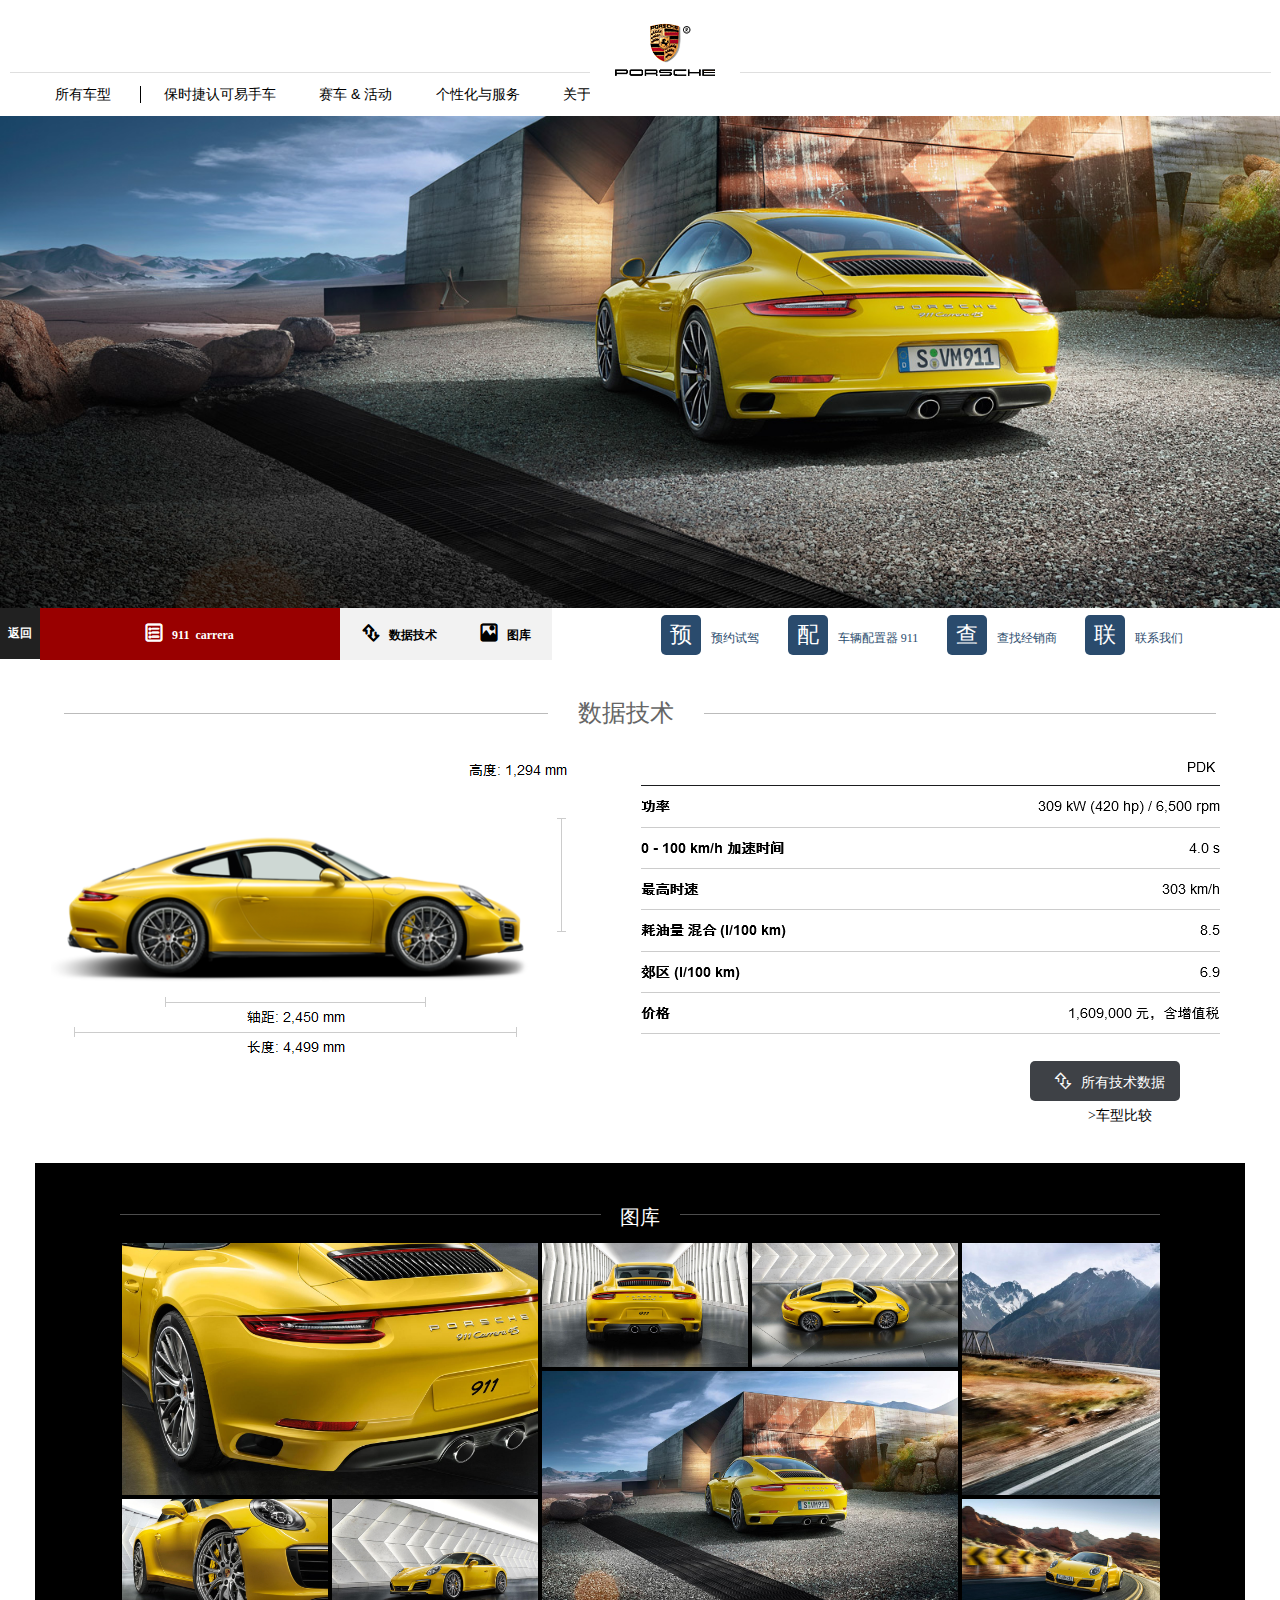
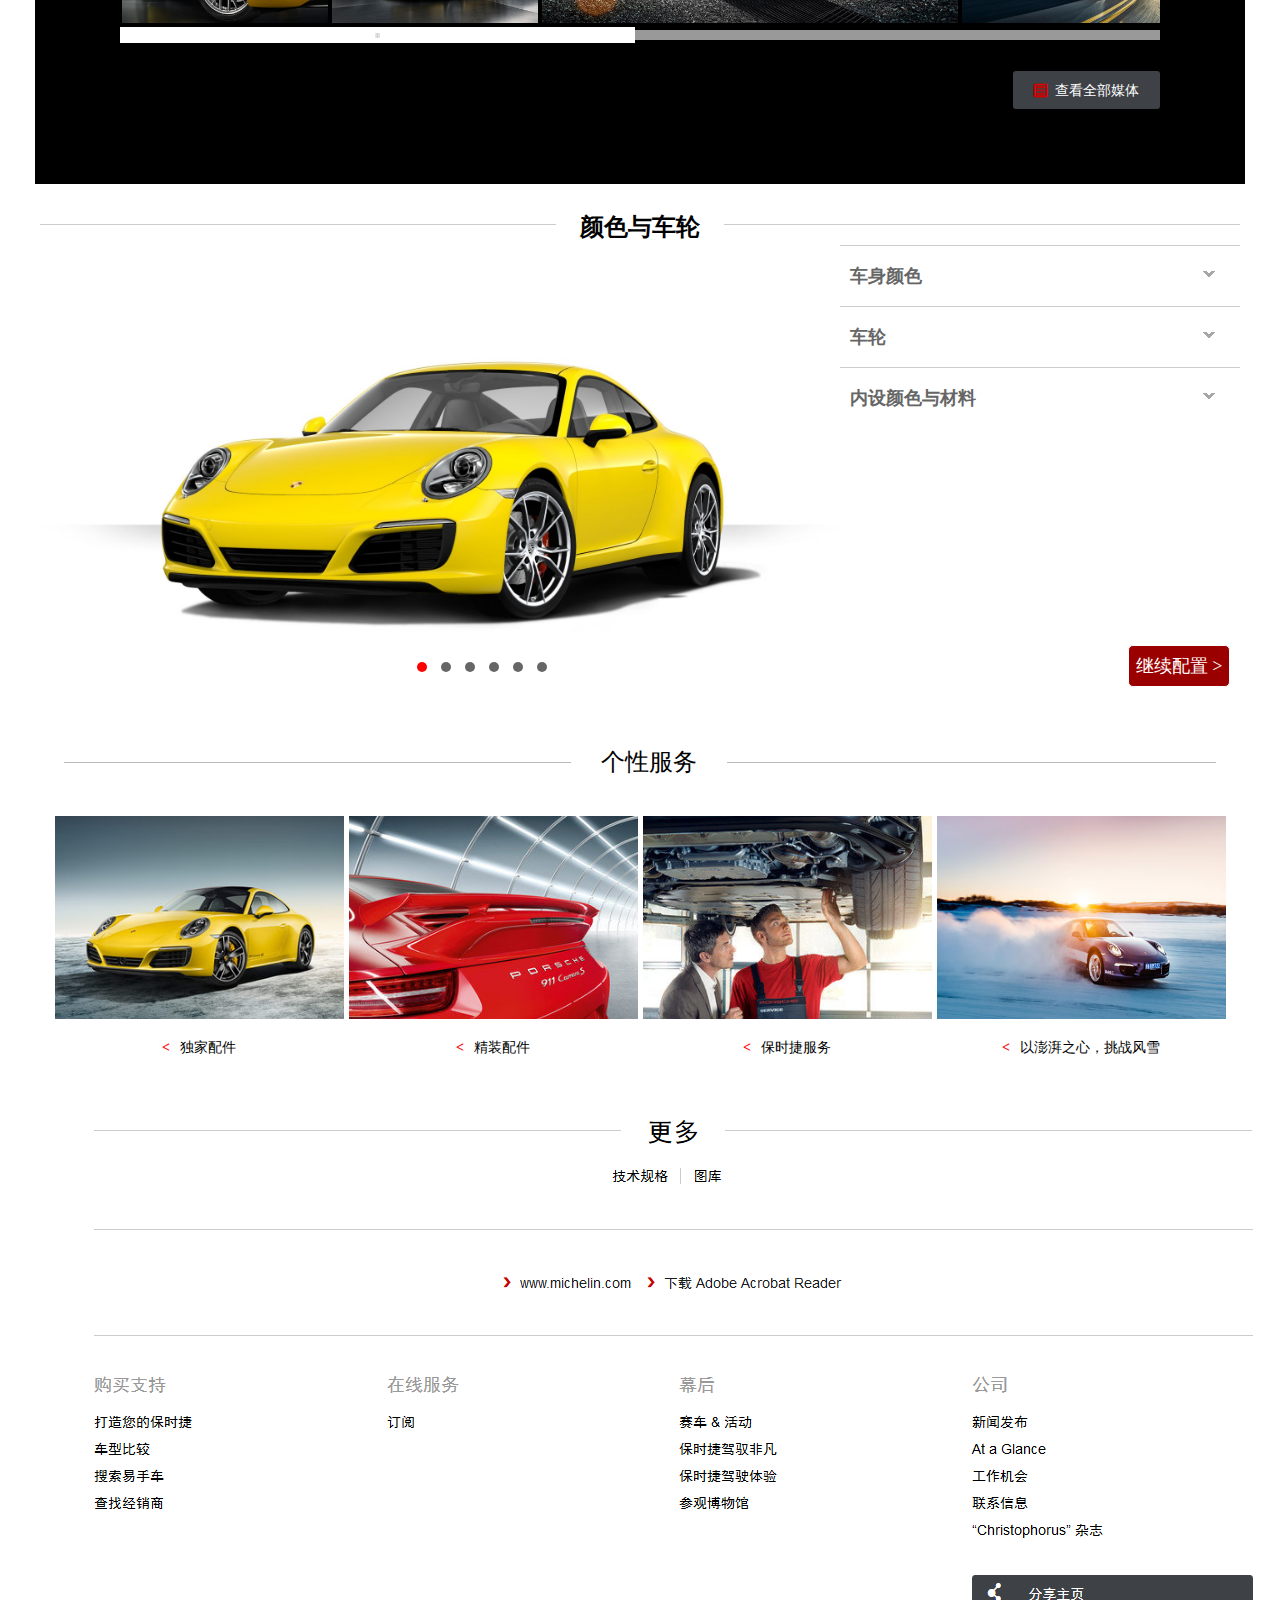
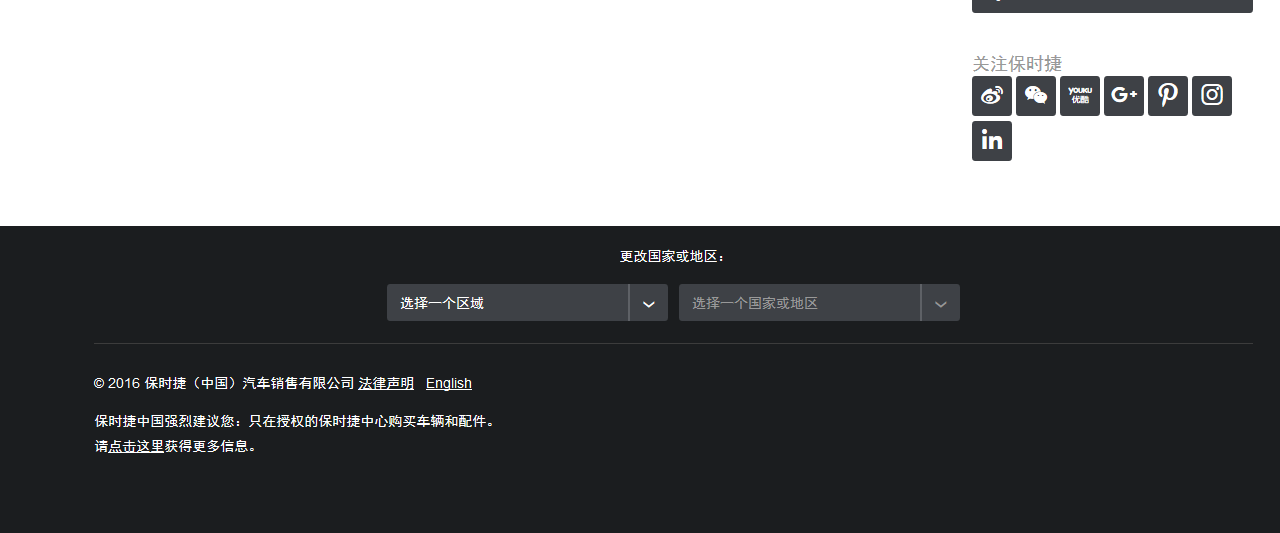
<file: 保时捷/Porsche911/Porsche911.html>
<!DOCTYPE html>
<html>
<head lang="en">
    <meta charset="UTF-8">
    <title>保时捷中国 - 保时捷股份公司</title>
    <link rel="shortcut icon" href="images/favicon.ico"/>
    <!--<script src="js/index_fuw.js"></script>-->
    <link rel="stylesheet" href="css/base.css"/>
    <link rel="stylesheet" href="css/gallery.css"/>
    <link rel="stylesheet" type="text/css" href="font/iconfont.css">
    <script src="js/jquery-1.12.4.js"></script>
    <script src="js/galleryJS.js" defer></script>
    <!--<link rel="stylesheet" href="css/xbase.css"/>-->
    <link rel="stylesheet" href="css/index.css"/>
    <link rel="stylesheet" href="css/xbase.css"/>
    <link rel="stylesheet" href="css/xindex.css"/>
    <link rel="stylesheet" href="css/iconfont.css"/>
    <script src="js/js.js"></script>
    <script src="js/lindex.js"></script>
    <link rel="stylesheet" href="css/lbase.css"/>
    <link rel="stylesheet" href="css/lindex.css"/>
    <!-- -->
    <link rel="stylesheet" href="css/index_fuw.css"/>
    <script src="jquery-1.12.4.js"></script>


</head>
<body>
<!--logo开始-->
<div class="header w">
    <div class="logo">
        <a href="../Porsche/index.html">保时捷</a>
    </div>
</div>
<!--主导航开始-->
<div class="main-navigation w">

    <div class="all">
        <a href="#" class="all-a">所有车型</a>
        <!--第一块-->
        <div id="thbox01">
            <em class="arrow"></em>

            <div id="lqqitem01" class="first">
                <a class="tha" href="#">
                    <span>718</span>
                    <i></i>
                    <b>&gt;</b>
                </a>

                <div class="sub-menu" id="lqq1">
                    <div class="menu-item">
                        <a href="#">
                            <span>718 Cayman</span>
                            <b>&gt;</b>
                        </a>
                        <!--718 Cayman的详情页-->
                        <div id="thparticular0" class="public">
                            <div class="top1">
                                <a href="#"></a>
                            </div>
                            <div class="left">
                                <a href="#" class="a01"><i>&gt;</i>718 Cayman</a>
                                <a href="#"><i>&gt;</i>技术数据</a>
                                <a href="#"><i>&gt;</i>特性</a>
                                <a href="#"><i>&gt;</i>图库</a>
                                <a href="#"><i>&gt;</i>专题网站</a>
                                <a href="#"><i>&gt;</i>金融计算器</a>
                                <a href="#"><i>&gt;</i>预约试驾</a>
                                <a href="#"><i>&gt;</i>打造您的保时捷</a>
                                <a href="#"><i>&gt;</i>查找经销商</a>
                                <a href="#"><i>&gt;</i>联系我们</a>
                                <a href="#">
                                    <button>探索&nbsp;&nbsp;&gt;</button>
                                </a>
                            </div>
                            <div class="right">
                                <span>
                                    <b>价格</b><i>588,000元,含增值税</i>
                                </span>
                                <span>
                                    <b>功率</b><i>184kW(250hp)/6,500rpm</i>
                                </span>
                                <span>
                                    <b>最大扭矩/对应转速</b><i>310Nm/1,850-5,000rpm</i>
                                </span>
                                <span>
                                    <b>0-100km/h 加速时间</b><i>5.6s(配备 Sport Chrono 组件5.4s)</i>
                                </span>
                                <span>
                                    <b>最高时速</b><i>260km/h</i>
                                </span>
                                <span>
                                    <b>耗油量 混合(1/100km)</b><i>7.2</i>
                                </span>
                            </div>
                        </div>
                    </div>
                    <div class="menu-item">
                        <a href="#">
                            <span>718 Cayman S</span>
                            <b>&gt;</b>
                        </a>
                        <!--718s Cayman的详情页-->
                        <div id="thparticular1" class="public">
                            <div class="top2"><a href="#"></a></div>
                            <div class="left">
                                <a href="#" class="a01"><i>&gt;</i>718 Cayman S</a>
                                <a href="#"><i>&gt;</i>技术数据</a>
                                <a href="#"><i>&gt;</i>特性</a>
                                <a href="#"><i>&gt;</i>图库</a>
                                <a href="#"><i>&gt;</i>专题网站</a>
                                <a href="#"><i>&gt;</i>金融计算器</a>
                                <a href="#"><i>&gt;</i>预约试驾</a>
                                <a href="#"><i>&gt;</i>打造您的保时捷</a>
                                <a href="#"><i>&gt;</i>查找经销商</a>
                                <a href="#"><i>&gt;</i>联系我们</a>
                                <a href="#">
                                    <button>探索&nbsp;&nbsp;&gt;</button>
                                </a>
                            </div>
                            <div class="right">
        <span>
            <b>价格</b><i>848,000元,含增值税</i>
        </span>
        <span>
            <b>功率</b><i>257kW(350hp)/6,500rpm</i>
        </span>
        <span>
            <b>最大扭矩/对应转速</b><i>420Nm/1,900-4,500rpm</i>
        </span>
        <span>
            <b>0-100km/h 加速时间</b><i>4.4s(配备 Sport Chrono 组件4.2s)</i>
        </span>
        <span>
            <b>最高时速</b><i>285km/h</i>
        </span>
        <span>
            <b>耗油量 混合(1/100km)</b><i>7.7</i>
        </span>
                            </div>
                        </div>

                    </div>
                    <div class="menu-item">
                        <a href="#">
                            <span>718 Boxster</span>
                            <b>&gt;</b>
                        </a>

                        <div id="thparticular2" class="public">
                            <div class="top3"><a href="#"></a></div>
                            <div class="left">
                                <a href="#" class="a01"><i>&gt;</i>718 Boxster</a>
                                <a href="#"><i>&gt;</i>技术数据</a>
                                <a href="#"><i>&gt;</i>特性</a>
                                <a href="#"><i>&gt;</i>图库</a>
                                <a href="#"><i>&gt;</i>专题网站</a>
                                <a href="#"><i>&gt;</i>金融计算器</a>
                                <a href="#"><i>&gt;</i>预约试驾</a>
                                <a href="#"><i>&gt;</i>打造您的保时捷</a>
                                <a href="#"><i>&gt;</i>查找经销商</a>
                                <a href="#"><i>&gt;</i>联系我们</a>
                                <a href="#">
                                    <button>探索&nbsp;&nbsp;&gt;</button>
                                </a>
                            </div>
                            <div class="right">
        <span>
            <b>价格</b><i>598,000元,含增值税</i>
        </span>
        <span>
            <b>功率</b><i>184kW(350hp)/6,500rpm</i>
        </span>
        <span>
            <b>最大扭矩/对应转速</b><i>310Nm/1,850-5,000rpm</i>
        </span>
        <span>
            <b>0-100km/h 加速时间</b><i>5.6s(配备 Sport Chrono 组件4.2s)</i>
        </span>
        <span>
            <b>最高时速</b><i>260km/h</i>
        </span>
        <span>
            <b>耗油量 混合(1/100km)</b><i>7.2</i>
        </span>
                            </div>
                        </div>
                    </div>
                    <div class="menu-item last">
                        <a href="#">
                            <span>718 Boxster S</span>
                            <b>&gt;</b>
                        </a>

                        <div id="thparticular3" class="public">
                            <div class="top4"><a href="#"></a></div>
                            <div class="left">
                                <a href="#" class="a01"><i>&gt;</i>718 Boxster S</a>
                                <a href="#"><i>&gt;</i>技术数据</a>
                                <a href="#"><i>&gt;</i>特性</a>
                                <a href="#"><i>&gt;</i>图库</a>
                                <a href="#"><i>&gt;</i>专题网站</a>
                                <a href="#"><i>&gt;</i>金融计算器</a>
                                <a href="#"><i>&gt;</i>预约试驾</a>
                                <a href="#"><i>&gt;</i>打造您的保时捷</a>
                                <a href="#"><i>&gt;</i>查找经销商</a>
                                <a href="#"><i>&gt;</i>联系我们</a>
                                <a href="#">
                                    <button>探索&nbsp;&nbsp;&gt;</button>
                                </a>
                            </div>
                            <div class="right">
        <span>
            <b>价格</b><i>858,000元,含增值税</i>
        </span>
        <span>
            <b>功率</b><i>257kW(350hp)/6,500rpm</i>
        </span>
        <span>
            <b>最大扭矩/对应转速</b><i>420Nm/1,900-4,500rpm</i>
        </span>
        <span>
            <b>0-100km/h 加速时间</b><i>4.4s(配备 Sport Chrono 组件4.2s)</i>
        </span>
        <span>
            <b>最高时速</b><i>285km/h</i>
        </span>
        <span>
            <b>耗油量 混合(1/100km)</b><i>7.7</i>
        </span>
                            </div>
                        </div>
                    </div>
                </div>
            </div>
            <div id="lqqitem02">
                <a href="#" class="tha">
                    <span>911</span>
                    <i></i>
                    <b>&gt;</b>
                </a>

                <div class="sub-menu" id="lqq2">
                    <div class="menu-item">
                        <a href="#">
                            <span>911 Carrer</span>
                            <b>&gt</b>
                        </a>

                        <div id="thparticular4" class="public">
                            <div class="top5"><a href="#"></a></div>
                            <div class="left">
                                <a href="#" class="a01"><i>&gt;</i>911 Carrer</a>
                                <a href="#"><i>&gt;</i>技术数据</a>
                                <a href="#"><i>&gt;</i>特性</a>
                                <a href="#"><i>&gt;</i>图库</a>
                                <a href="#"><i>&gt;</i>专题网站</a>
                                <a href="#"><i>&gt;</i>金融计算器</a>
                                <a href="#"><i>&gt;</i>预约试驾</a>
                                <a href="#"><i>&gt;</i>打造您的保时捷</a>
                                <a href="#"><i>&gt;</i>查找经销商</a>
                                <a href="#"><i>&gt;</i>联系我们</a>
                                <a href="#">
                                    <button>探索&nbsp;&nbsp;&gt;</button>
                                </a>
                            </div>
                            <div class="right">
        <span>
            <b>价格</b><i>1318,000元,含增值税</i>
        </span>
        <span>
            <b>功率</b><i>272kW(370hp)/6,500rpm</i>
        </span>
        <span>
            <b>最大扭矩/对应转速</b><i>450Nm/1,700-5,000rpm</i>
        </span>
        <span>
            <b>0-100km/h 加速时间</b><i>4.4s(配备 Sport Chrono 组件4.2s)</i>
        </span>
        <span>
            <b>最高时速</b><i>293km/h</i>
        </span>
        <span>
            <b>耗油量 混合(1/100km)</b><i>7.8</i>
        </span>
                            </div>
                        </div>
                    </div>
                    <div class="menu-item">
                        <a href="#">
                            <span>911 Carrera S</span>
                            <b>&gt</b>
                        </a>

                        <div id="thparticular5" class="public">
                            <div class="top6"><a href="#"></a></div>
                            <div class="left">
                                <a href="#" class="a01"><i>&gt;</i>911 Carrera S</a>
                                <a href="#"><i>&gt;</i>技术数据</a>
                                <a href="#"><i>&gt;</i>特性</a>
                                <a href="#"><i>&gt;</i>图库</a>
                                <a href="#"><i>&gt;</i>专题网站</a>
                                <a href="#"><i>&gt;</i>金融计算器</a>
                                <a href="#"><i>&gt;</i>预约试驾</a>
                                <a href="#"><i>&gt;</i>打造您的保时捷</a>
                                <a href="#"><i>&gt;</i>查找经销商</a>
                                <a href="#"><i>&gt;</i>联系我们</a>
                                <a href="#">
                                    <button>探索&nbsp;&nbsp;&gt;</button>
                                </a>
                            </div>
                            <div class="right">
        <span>
            <b>价格</b><i>848,000元,含增值税</i>
        </span>
        <span>
            <b>功率</b><i>257kW(350hp)/6,500rpm</i>
        </span>
        <span>
            <b>最大扭矩/对应转速</b><i>420Nm/1,900-4,500rpm</i>
        </span>
        <span>
            <b>0-100km/h 加速时间</b><i>4.4s(配备 Sport Chrono 组件4.2s)</i>
        </span>
        <span>
            <b>最高时速</b><i>285km/h</i>
        </span>
        <span>
            <b>耗油量 混合(1/100km)</b><i>7.7</i>
        </span>
                            </div>
                        </div>
                    </div>
                    <div class="menu-item">
                        <a href="#">
                            <span>911 Carrera Cabriolet</span>
                            <b>&gt</b>
                        </a>
                    </div>
                    <div class="menu-item">
                        <a href="#">
                            <span>911 Carrera S Cabriolet</span>
                            <b>&gt</b>
                        </a>
                    </div>
                    <div class="menu-item">
                        <a href="#">
                            <span>911 Carrera 4</span>
                            <b>&gt</b>
                        </a>
                    </div>
                    <div class="menu-item">
                        <a href="#">
                            <span>911 Carrera 4S</span>
                            <b>&gt</b>
                        </a>
                    </div>
                    <div class="menu-item">
                        <a href="#">
                            <span>911 Carrera 4 Cabriolet</span>
                            <b>&gt</b>
                        </a>
                    </div>
                    <div class="menu-item">
                        <a href="#">
                            <span>911 Carrera 4S Cabriolet</span>
                            <b>&gt</b>
                        </a>
                    </div>
                    <div class="menu-item">
                        <a href="#">
                            <span>911 Targa 4</span>
                            <b>&gt</b>
                        </a>
                    </div>
                    <div class="menu-item">
                        <a href="#">
                            <span>911 Targa 4S</span>
                            <b>&gt</b>
                        </a>
                    </div>
                    <div class="menu-item">
                        <a href="#">
                            <span>911 Turbo</span>
                            <b>&gt</b>
                        </a>
                    </div>
                    <div class="menu-item">
                        <a href="#">
                            <span>911 Turbo S</span>
                            <b>&gt</b>
                        </a>
                    </div>
                    <div class="menu-item">
                        <a href="#">
                            <span>911 Turbo Cabriolet</span>
                            <b>&gt</b>
                        </a>
                    </div>
                    <div class="menu-item last">
                        <a href="#">
                            <span>911 Turbo S Cabriolet</span>
                            <b>&gt</b>
                        </a>
                    </div>
                </div>
            </div>
            <div id="lqqitem03">
                <a href="#" class="tha">
                    <span>Panamera</span>
                    <i></i>
                    <b>&gt;</b>
                </a>

                <div class="sub-menu" id="lqq3">
                    <div class="menu-item">
                        <a href="#">
                            <span>全新 Panamera</span>
                            <b>&gt</b>
                        </a>
                    </div>
                    <div class="menu-item">
                        <a href="#">
                            <span>全新 Panamera 4 Executive</span>
                            <b>&gt</b>
                        </a>
                    </div>
                    <div class="menu-item">
                        <a href="#">
                            <span>全新 Panamera 4 E-Hybrid Executive</span>
                            <b>&gt</b>
                        </a>
                    </div>
                    <div class="menu-item">
                        <a href="#">
                            <span>全新 Panamera 4S</span>
                            <b>&gt</b>
                        </a>
                    </div>
                    <div class="menu-item">
                        <a href="#">
                            <span>全新 Panamera 4S Executive</span>
                            <b>&gt</b>
                        </a>
                    </div>
                    <div class="menu-item">
                        <a href="#">
                            <span>全新 Panamera Turbo</span>
                            <b>&gt</b>
                        </a>
                    </div>
                    <div class="menu-item">
                        <a href="#">
                            <span>全新 Panamera Turbo Executive</span>
                            <b>&gt</b>
                        </a>
                    </div>
                    <div class="menu-item">
                        <a href="#">
                            <span>Panamera Edition</span>
                            <b>&gt</b>
                        </a>
                    </div>
                    <div class="menu-item">
                        <a href="#">
                            <span>Panamera Executive Edition</span>
                            <b>&gt</b>
                        </a>
                    </div>
                    <div class="menu-item">
                        <a href="#">
                            <span>Panamera 4 Edition</span>
                            <b>&gt</b>
                        </a>
                    </div>
                    <div class="menu-item">
                        <a href="#">
                            <span>Panamera 4 Executive Edition</span>
                            <b>&gt</b>
                        </a>
                    </div>
                    <div class="menu-item">
                        <a href="#">
                            <span>Panamera S Executive</span>
                            <b>&gt</b>
                        </a>
                    </div>
                    <div class="menu-item">
                        <a href="#">
                            <span>Panamera S E-Hybrid</span>
                            <b>&gt</b>
                        </a>
                    </div>
                    <div class="menu-item">
                        <a href="#">
                            <span>Panamera 4S Executive</span>
                            <b>&gt</b>
                        </a>
                    </div>
                    <div class="menu-item">
                        <a href="#">
                            <span>Panamera 4S Sport Edition</span>
                            <b>&gt</b>
                        </a>
                    </div>
                    <div class="menu-item last">
                        <a href="#">
                            <span>Panamera Turbo Executive</span>
                            <b>&gt</b>
                        </a>
                    </div>
                    <div class="menu-item last">
                        <a href="#">
                            <span>Panamera Exclusive Series</span>
                            <b>&gt</b>
                        </a>
                    </div>
                </div>
            </div>
            <div id="lqqitem04">
                <a href="#" class="tha">
                    <span>Macan</span>
                    <i></i>
                    <b>&gt;</b>
                </a>

                <div class="sub-menu" id="lqq4">
                    <div class="menu-item">
                        <a href="#">
                            <span>Macan S</span>
                            <b>&gt</b>
                        </a>
                    </div>
                    <div class="menu-item">
                        <a href="#">
                            <span>Macan GTS</span>
                            <b>&gt</b>
                        </a>
                    </div>
                    <div class="menu-item">
                        <a href="#">
                            <span>Macan Turbo</span>
                            <b>&gt</b>
                        </a>
                    </div>
                    <div class="menu-item last">
                        <a href="#">
                            <span>Macan Turbo  Performance Package</span>
                            <b>&gt</b>
                        </a>
                    </div>
                </div>
            </div>
            <div id="lqqitem05">
                <a href="#" class="tha">
                    <span>Cayenne</span>
                    <i></i>
                    <b>&gt;</b>
                </a>

                <div class="sub-menu" id="lqq5">
                    <div class="menu-item">
                        <a href="#">
                            <span>Cayenne</span>
                            <b>&gt</b>
                        </a>
                    </div>
                    <div class="menu-item">
                        <a href="#">
                            <span>Cayenne Platinum Edition</span>
                            <b>&gt</b>
                        </a>
                    </div>
                    <div class="menu-item">
                        <a href="#">
                            <span>Cayenne S</span>
                            <b>&gt</b>
                        </a>
                    </div>
                    <div class="menu-item">
                        <a href="#">
                            <span>Cayenne S E-Hybrid</span>
                            <b>&gt</b>
                        </a>
                    </div>
                    <div class="menu-item">
                        <a href="#">
                            <span>Cayenne GTS</span>
                            <b>&gt</b>
                        </a>
                    </div>

                    <div class="menu-item">
                        <a href="#">
                            <span>Cayenne Turbo</span>
                            <b>&gt</b>
                        </a>
                    </div>
                    <div class="menu-item last">
                        <a href="#">
                            <span>Cayenne Turbo S</span>
                            <b>&gt</b>
                        </a>
                    </div>

                </div>
            </div>
        </div>
    </div>
    <div class="menu-right">
        <div class="menu" id="lqqmenu01">
            <a href="#">保时捷认可易手车</a>

            <div id="thbox02">
                <span class="arrow"></span>

                <div class="thitem">
                    <a class="first">保时捷全球易手车展示平台</a>
                    <a>保时捷认可</a>
                    <a class="lasta">保时捷认可保修</a>
                </div>
            </div>
        </div>
        <div class="menu" id="lqqmenu02">
            <a href="#">赛车 & 活动</a>

            <div id="thbox03">
                <span class="arrow"></span>

                <div class="thitem">
                    <a class="first">赛车运动</a>
                    <a>保时捷驾驶体验</a>
                    <a>保时捷俱乐部</a>
                    <a>保时捷驾驭非凡</a>
                    <a>保时捷高尔夫巡回赛</a>
                    <a>Porche European Open</a>
                    <a class="lasta">Porsche Partner Forum</a>
                </div>
            </div>
        </div>
        <div class="menu" id="lqqmenu03">
            <a href="#">个性化与服务</a>

            <div id="thbox04">
                <span class="arrow"></span>

                <div class="thitem">
                    <a class="first">保时捷独家配件(Porsche Exclusive)</a>
                    <a>保时捷智慧互联</a>
                    <a>保时捷原厂精装配件</a>
                    <a>官方授权的保时捷中心</a>
                    <a>保时捷金融服务</a>
                    <a>保时捷救援</a>
                    <a>保时捷服务</a>
                    <a class="lasta">保时捷新闻</a>
                </div>
            </div>
        </div>
        <div class="menu" id="lqqmenu04">
            <a href="#">关于保时捷</a>

            <div id="thbox05">
                <span class="arrow"></span>

                <div class="thitem">
                    <a class="first">保时捷原则</a>
                    <a>Porsche at a glance</a>
                    <a>新闻中心和新闻稿</a>
                    <a>保时捷电动理念</a>
                    <a>工作机会</a>
                    <a>"Christophorus"杂志</a>
                    <a>保时捷博物馆</a>
                    <a>可持续发展</a>
                    <a>服务分支机构</a>
                    <a class="lasta">保时捷新闻</a>
                </div>
            </div>
        </div>
    </div>
</div>
<!--导航图-->
<div class="main-img">
    <img src="images/porsche-911-carrera-image.jpg" alt="Porsche - 911 Carrera 4S - 继往. 开来 "/>
</div>
<!--数据tab栏-->
<div class="carrera_911_main" id="carrera_911_main">
    <ul>
        <li class="carrera_911_main_back">
            <a href="#">返回</a>
            <ol class="back">
                <li><a href="../Porsche/index.html">首页</a></li>
                <li><a href="#">车型</a></li>
                <li><a href="#">911 系列</a></li>
            </ol>
        </li>
        <li class="carrera_911_main_list">
            <a href="#" class="main_list_a"><i class="iconfont">
                &#xe637;</i><span>911&nbsp;&nbsp;carrera</span></a>
            <ol class="carrera_list" id="carrera_list">
                <li><a href="javascript:;"><b></b>911&nbsp;&nbsp;carrera</a></li>
                <li><a href="javascript:;"><b></b>技术数据</a></li>
                <li><a href="javascript:;"><b></b>图库</a></li>
                <li><a href="javascript:;"><b></b>颜色与车轮</a></li>
                <li><a href="javascript:;"><b></b>个性化服务</a></li>
                <li><a href="javascript:;"><b></b>更多</a></li>
            </ol>
        </li>
        <li class="carrera_911_main_technical"><a href="#"><i class="iconfont">&#xe635;</i><span>数据技术</span></a></li>
        <li class="carrera_911_main_tuku"><a href="#"><i class="iconfont">&#xe63d;</i><span>图库</span></a></li>
    </ul>
    <div class="carrera_911_main_fuwu">
        <a href=""><i>预</i><span>预约试驾</span></a>
        <a href=""><i>配</i><span>车辆配置器 911</span></a>
        <a href=""><i>查</i><span>查找经销商</span></a>
        <a href=""><i>联</i><span>联系我们</span></a>
    </div>
</div>
<!--详细数据-->
<div class="carrera_911_technical">
    <div class="carrera_911_technical_line">
        <h2><span>数据技术</span></h2>
        <div class="carrera_911_technical_img">
            <img src="images/fw.fw.png" alt=""/>

            <div class="carrera_911_technical_img_shuju">
                <div class="shuju">
                    <a href="#"><i class="iconfont">&#xe635;</i>所有技术数据</a>
                </div>
                <div class="duibi">
                    <a href="#"><i>></i>车型比较</a>
                </div>
            </div>
        </div>
    </div>
</div>
<div id="gallery" class="gallery gallery_w">
    <div class="hr">
        <span>图库</span>
    </div>
    <div class="gallery_box" id="gallery_box">
        <div class="gallery_content" id="gallery_content">
            <div class="gallery_lis" id="gallery_lis"></div>
        </div>
        <div class="gallery_bar" id="gallery_bar">
        </div>
    </div>
    <a href="javascript:void(0)" class="gallery_btn fr" id="gallery_btn"><i class="iconfont">
        &#xe637;</i><span>查看全部媒体</span></a>

</div>
<!--头部-->
<div class="head">
    <!--<div class="head-line w">
        <span class="head-mess">颜色与车轮</span>
    </div>-->
    <div class="h-hr">
        <span>颜色与车轮</span>
    </div>
</div>
<!--中间内容-->
<div class="big-box clearfix">
    <div class="left-box fl" id="imgList">
        <ul id="ul">
            <li><img src="images/y1.jpg" width="800px" height="452px" alt=""/></li>
            <li><img src="images/y2.jpg" width="800px" height="452px" alt=""/></li>
            <li><img src="images/y3.jpg" width="800px" height="452px" alt=""/></li>
            <li><img src="images/y4.jpg" width="800px" height="452px" alt=""/></li>
            <li><img src="images/y5.jpg" width="800px" height="452px" alt=""/></li>
            <li><img src="images/y6.jpg" width="800px" height="452px" alt=""/></li>
        </ul>
        <ol id="ol">
        </ol>
        <div id="arr"><span id="left">&lt;</span><span id="right">&gt;</span></div>
    </div>
    <div class="right-box fl">
        <div class="r-top" id="r-top"><span>车身颜色</span> <i></i></div>
        <div class="r-top-co clearfix" id="r-top-co">
            <div class="r-co-top clearfix">
                <span>标准颜色</span>
                <ul>
                    <li id="yellow"><s>√</s></li>
                    <li class="black"></li>
                    <li id="red"><s>√</s></li>
                    <li class="yin"></li>
                </ul>
            </div>
            <div class="r-co-cen clearfix">
                <span>金属漆颜色</span>
                <ul>
                    <li class="c1" id="blue"><s>√</s></li>
                    <li class="c2"></li>
                    <li id="white"><s>√</s></li>
                    <li class="c3"></li>
                    <li class="c5"></li>
                    <li class="c6"></li>
                    <li class="c7"></li>
                    <li class="c8" id="green"><s>√</s></li>
                </ul>
            </div>
            <div class="r-co-bot clearfix">
                <span>特殊颜色</span>
                <ul>
                    <li class="c9"></li>
                    <li id="org"><s>√</s></li>
                    <li class="c10"></li>
                    <li class="c11"></li>
                </ul>
            </div>
        </div>
        <div class="r-cen" id="r-cen"><span>车轮</span> <i></i></div>
        <div class="r-cen-lt clearfix" id="r-cen-lt">
            <ul id="ltul">
                <li></li>
                <li></li>
                <li></li>
                <li></li>
                <li></li>
                <li></li>
                <li></li>
            </ul>
        </div>
        <div class="r-bot" id="r-bot"><span>内设颜色与材料</span> <i></i></div>
        <div class="r-bot-yc" id="r-bot-yc">
            <ul>
                <li style="background-color: #330000"></li>
                <li style="background-color: #99223a"></li>
                <li style="background-color: rgba(14, 9, 7, 0.48)"></li>
                <li style="background-color: rgba(60, 22, 22, 0.79)"></li>
                <li style="background-color: #277899"></li>
                <li style="background-color: #000000"></li>
            </ul>
        </div>
        <div class="jx-box">继续配置 &gt;</div>
    </div>
    <!-- <audio controls="controls" autoplay="autoplay"><source src="Lucenzo - Danza Kuduro.mp3"></audio>-->
</div>
<!--个性化服务-->
<div class="carrera_911_specialist">
    <div class="carrera_911_specialist_line">
        <h2><span>个性服务</span></h2>

        <div class="fwbigBox clearfix" id="bigBox">
            <ul id="fuwimgList">
                <li class="alone_li">
                    <div class="xz-img">
                        <div class="img-box">
                            <a href=""><img src="images/porsche01.jpg" width="289px" height="216px" alt=""/></a>
                        </div>
                        <div class="play_box">
                            <a href="#"><img src="images/play_btn.png" width="50px" height="50px" alt=""/></a>
                        </div>
                        <div class="buttom_box"></div>
                    </div>
                    <div class="jies"><a href=""><i><</i>独家配件</a></div>
                </li>
                <li class="alone_li">
                    <div class="xz-img">
                        <div class="img-box">
                            <a href=""><img src="images/porsche02.jpg" width="289" height="216" alt=""/></a>
                        </div>
                        <div class="play_box">
                            <a href="#"><img src="images/play_btn.png" width="50px" height="50px" alt=""/></a>
                        </div>
                        <div class="buttom_box"></div>
                    </div>
                    <div class="jies"><a href=""><i><</i>精装配件</a></div>
                </li>
                <li class="alone_li">
                    <div class="xz-img">
                        <div class="img-box">
                            <a href=""><img src="images/porsche03.jpg" width="289" height="216" alt=""/></a>
                        </div>
                        <div class="play_box">
                            <a href="#"><img src="images/play_btn.png" width="50px" height="50px" alt=""/></a>
                        </div>
                        <div class="buttom_box"></div>
                    </div>
                    <div class="jies"><a href=""><i><</i>保时捷服务</a></div>
                </li>
                <li class="alone_li">
                    <div class="xz-img">
                        <div class="img-box">
                            <a href=""><img src="images/porsche04.jpg" width="289" height="216" alt=""/></a>
                        </div>
                        <div class="play_box">
                            <a href="#"><img src="images/play_btn.png" width="50px" height="50px" alt=""/></a>
                        </div>
                        <div class="buttom_box"></div>
                    </div>
                    <div class="jies"><a href="../snow/snow.html"><i><</i>以澎湃之心，挑战风雪</a></div>
                </li>
                <li class="alone_li">
                    <div class="xz-img">
                        <div class="img-box">
                            <a href=""><img src="images/porsche05.jpg" width="289" height="216" alt=""/></a>
                        </div>
                        <div class="play_box">
                            <a href="#"><img src="images/play_btn.png" width="50px" height="50px" alt=""/></a>
                        </div>
                        <div class="buttom_box"></div>
                    </div>
                    <div class="jies"><a href=""><i><</i>独家配件</a></div>
                </li>
                <li class="alone_li">
                    <div class="xz-img">
                        <div class="img-box">
                            <a href=""><img src="images/porsche06.jpg" width="289" height="216" alt=""/></a>
                        </div>
                        <div class="play_box">
                            <a href="#"><img src="images/play_btn.png" width="50px" height="50px" alt=""/></a>
                        </div>
                        <div class="buttom_box"></div>
                    </div>
                    <div class="jies"><a href=""><i><</i>精装配件务</a></div>
                </li>
                <li class="alone_li">
                    <div class="xz-img">
                        <div class="img-box">
                            <a href=""><img src="images/porsche07.jpg" width="289" height="216" alt=""/></a>
                        </div>
                        <div class="play_box">
                            <a href="#"><img src="images/play_btn.png" width="50px" height="50px" alt=""/></a>
                        </div>
                        <div class="buttom_box"></div>
                    </div>
                    <div class="jies"><a href=""><i><</i>保时捷服务</a></div>
                </li>
                <li class="alone_li">
                    <div class="xz-img">
                        <div class="img-box">
                            <a href=""><img src="images/porsche08.jpg" width="289" height="216" alt=""/></a>
                        </div>
                        <div class="play_box">
                            <a href="#"><img src="images/play_btn.png" width="50px" height="50px" alt=""/></a>
                        </div>
                        <div class="buttom_box"></div>
                    </div>
                    <div class="jies"><a href=""><i><</i>车主精品</a></div>
                </li>
            </ul>
            <div id="fuw_arr"><span id="fuw_left">&lt;</span><span id="fuw_right">&gt;</span></div>
        </div>
    </div>
</div>
<div class="carrera_911_gengduo">
    <img src="images/foot_fw.fw.png" alt=""/>
</div>
<script>
    //当滚动距离大于700时  carrera_911_main 栏 固定到左上角
    $(function () {
        //高度
        var carrera_911_main_height = $(".carrera_911_main").height();//carrera_911_main 栏高度
        var carrera_911_technical_offtop = $(".carrera_911_technical").offset().top;//数据技术到顶部的距离
        var gallery_offtop = $("#gallery").offset().top;//图库到顶部的高度
        var head_offtop = $(".head").offset().top;//颜色车轮到顶部的高度
        var carrera_911_specialist_offtop = $(".carrera_911_specialist").offset().top;//个性化到顶部的高度
        var carrera_911_gengduo_offtop = $(".carrera_911_gengduo").offset().top;//更多到顶部的高度
        var carrera_911_main_html = $(".carrera_911_main .carrera_911_main_technical a").html();//记录原内容
        console.log(carrera_911_technical_offtop - carrera_911_main_height);
        console.log(gallery_offtop - carrera_911_main_height);
        console.log(head_offtop - carrera_911_main_height);
        //滚动事件
        $(window).scroll(function () {
            scrollTop = $(window).scrollTop();
            //固定 tab栏
            if (scrollTop > (carrera_911_technical_offtop - carrera_911_main_height)) {
                $(".carrera_911_main").css({
                    "position": "fixed",
                    "top": "0",
                    "zIndex": "11111",
                    "borderBottom": "1px solid darkgrey"
                });
                $(".carrera_911_technical").css("marginTop", $(".carrera_911_main").height());
                $(".carrera_911_main .carrera_911_main_tuku").hide();
                $(".carrera_911_main .carrera_911_main_technical a").css({
                    "width": "210px",
                    "fontSize": "16px"
                }).html("<span>数据技术</span>");
            }
            if (scrollTop > (gallery_offtop - carrera_911_main_height)) {
                $(".carrera_911_main").css({
                    "position": "fixed",
                    "top": "0",
                    "zIndex": "11111",
                    "borderBottom": "1px solid darkgrey"
                });
                $(".carrera_911_technical").css("marginTop", $(".carrera_911_main").height());
                $(".carrera_911_main .carrera_911_main_tuku").hide();
                $(".carrera_911_main .carrera_911_main_technical a").css({
                    "width": "210px",
                    "fontSize": "16px"
                }).html("<span>图库</span>");
            }
            if (scrollTop > (head_offtop - carrera_911_main_height)) {
                $(".carrera_911_main").css({
                    "position": "fixed",
                    "top": "0",
                    "zIndex": "11111",
                    "borderBottom": "1px solid darkgrey"
                });
                $(".carrera_911_technical").css("marginTop", $(".carrera_911_main").height());
                $(".carrera_911_main .carrera_911_main_tuku").hide();
                $(".carrera_911_main .carrera_911_main_technical a").css({
                    "width": "210px",
                    "fontSize": "16px"
                }).html("<span>颜色与车轮</span>");
            }
            if (scrollTop > (carrera_911_specialist_offtop - carrera_911_main_height)) {
                $(".carrera_911_main").css({
                    "position": "fixed",
                    "top": "0",
                    "zIndex": "11111",
                    "borderBottom": "1px solid darkgrey"
                });
                $(".carrera_911_technical").css("marginTop", $(".carrera_911_main").height());
                $(".carrera_911_main .carrera_911_main_tuku").hide();
                $(".carrera_911_main .carrera_911_main_technical a").css({
                    "width": "210px",
                    "fontSize": "16px"
                }).html("<span>个性化服务</span>");
            }
            if (scrollTop > (carrera_911_gengduo_offtop - carrera_911_main_height)) {
                $(".carrera_911_main").css({
                    "position": "fixed",
                    "top": "0",
                    "zIndex": "11111",
                    "borderBottom": "1px solid darkgrey"
                });
                $(".carrera_911_technical").css("marginTop", $(".carrera_911_main").height());
                $(".carrera_911_main .carrera_911_main_tuku").hide();
                $(".carrera_911_main .carrera_911_main_technical a").css({
                    "width": "210px",
                    "fontSize": "16px"
                }).html("<span>更多</span>");
            }
            if (scrollTop < carrera_911_technical_offtop - carrera_911_main_height) {
                $(".carrera_911_main").css({
                    "position": "static",
                    "borderBottom": ""
                });
                $(".carrera_911_technical").css("marginTop", 0);
                $(".carrera_911_main .carrera_911_main_tuku").show();
                $(".carrera_911_main .carrera_911_main_technical a").css({
                    "width": "120px",
                    "fontSize": "12px"
                }).html(carrera_911_main_html);
            }
        });
        //点击到达指定位置事件
        var timer = null;
        var target = 0;
        $("#carrera_list>li:eq(0)").click(function () {
            clearInterval(timer);
            timer = setInterval(function () {
                target = 0;
                var leader = scrollTop;//当前页面被卷去的头部
                var step = (target - leader) / 10;
                step = step > 0 ? Math.ceil(step) : Math.floor(step);
                leader = leader + step;
                window.scrollTo(0, leader);
                if (leader === parseInt(target)) {
                    clearInterval(timer);
                }
            }, 15);
        });
        $("#carrera_list>li:eq(1)").click(function () {
            clearInterval(timer);
            timer = setInterval(function () {
                target = carrera_911_technical_offtop;
                var leader = scrollTop;//当前页面被卷去的头部
                var step = (target - leader) / 10;
                step = step > 0 ? Math.ceil(step) : Math.floor(step);
                leader = leader + step;
                window.scrollTo(0, leader);
                if (leader === parseInt(target)) {
                    clearInterval(timer);
                }
            }, 15);
        });
        $("#carrera_list>li:eq(2)").click(function () {
            clearInterval(timer);
            timer = setInterval(function () {
                target = gallery_offtop;
                var leader = scrollTop;//当前页面被卷去的头部
                var step = (target - leader) / 10;
                step = step > 0 ? Math.ceil(step) : Math.floor(step);
                leader = leader + step;
                window.scrollTo(0, leader);
                if (leader === parseInt(target)) {
                    clearInterval(timer);
                }
            }, 15);
        });
        $("#carrera_list>li:eq(3)").click(function () {
            clearInterval(timer);
            timer = setInterval(function () {
                target = head_offtop;
                var leader = scrollTop;//当前页面被卷去的头部
                var step = (target - leader) / 10;
                step = step > 0 ? Math.ceil(step) : Math.floor(step);
                leader = leader + step;
                window.scrollTo(0, leader);
                if (leader === parseInt(target)) {
                    clearInterval(timer);
                }
            }, 15);
        });
        $("#carrera_list>li:eq(4)").click(function () {
            clearInterval(timer);
            timer = setInterval(function () {
                target = carrera_911_specialist_offtop;
                var leader = scrollTop;//当前页面被卷去的头部
                var step = (target - leader) / 10;
                step = step > 0 ? Math.ceil(step) : Math.floor(step);
                leader = leader + step;
                window.scrollTo(0, leader);
                if (leader === parseInt(target)) {
                    clearInterval(timer);
                }
            }, 15);
        });
        $("#carrera_list>li:eq(5)").click(function () {
            clearInterval(timer);
            timer = setInterval(function () {
                target = carrera_911_gengduo_offtop;
                var leader = scrollTop;//当前页面被卷去的头部
                var step = (target - leader) / 10;
                step = step > 0 ? Math.ceil(step) : Math.floor(step);
                leader = leader + step;
                window.scrollTo(0, leader);
                if (leader === parseInt(target)) {
                    clearInterval(timer);
                }
            }, 15);
        });
        //返回tab栏
        $(".carrera_911_main_back").mouseenter(function () {
            $(".carrera_911_main_back>ol").show();
        })
        $(".carrera_911_main_back").mouseleave(function () {
            $(".carrera_911_main_back>ol").hide();
        })
        //carrera栏
        $(".carrera_911_main_list").mouseenter(function () {
            $(".carrera_911_main_list>ol").show();
            $(".carrera_911_main_list a").css({
                "backgroundColor": "#F2F2F2",
                "color": "#990000"
            });
            $(".carrera_911_main_list ol a").css({
                "color": "black"
            })
        })
        $(".carrera_911_main_list").mouseleave(function () {
            $(".carrera_911_main_list>ol").hide();
            $(".carrera_911_main_list a").css({
                "backgroundColor": "#990000",
                "color": "#F2F2F2"
            })
        })
        //carrera栏里面的ol
        $(".carrera_911_main_list>ol>li>a").mouseenter(function () {
            $(this).css({
                "backgroundColor": "#990000",
                "color": "white"
            }).parent().siblings().children().css({"backgroundColor": "#F2F2F2", "color": "black"});
            $(this).children().css("backgroundColor", "#990000");
            $(this).parent().siblings().children().children().css("backgroundColor", "#d2d9de");
        })
        $(".carrera_911_main_list>ol>li>a").mouseleave(function () {
            $(this).css({"backgroundColor": "#F2F2F2", "color": "black"});
            $(".carrera_911_main_list>ol>li>a>b").css("backgroundColor", "#d2d9de");
        })
    })
</script>
</body>
</html>
</file>
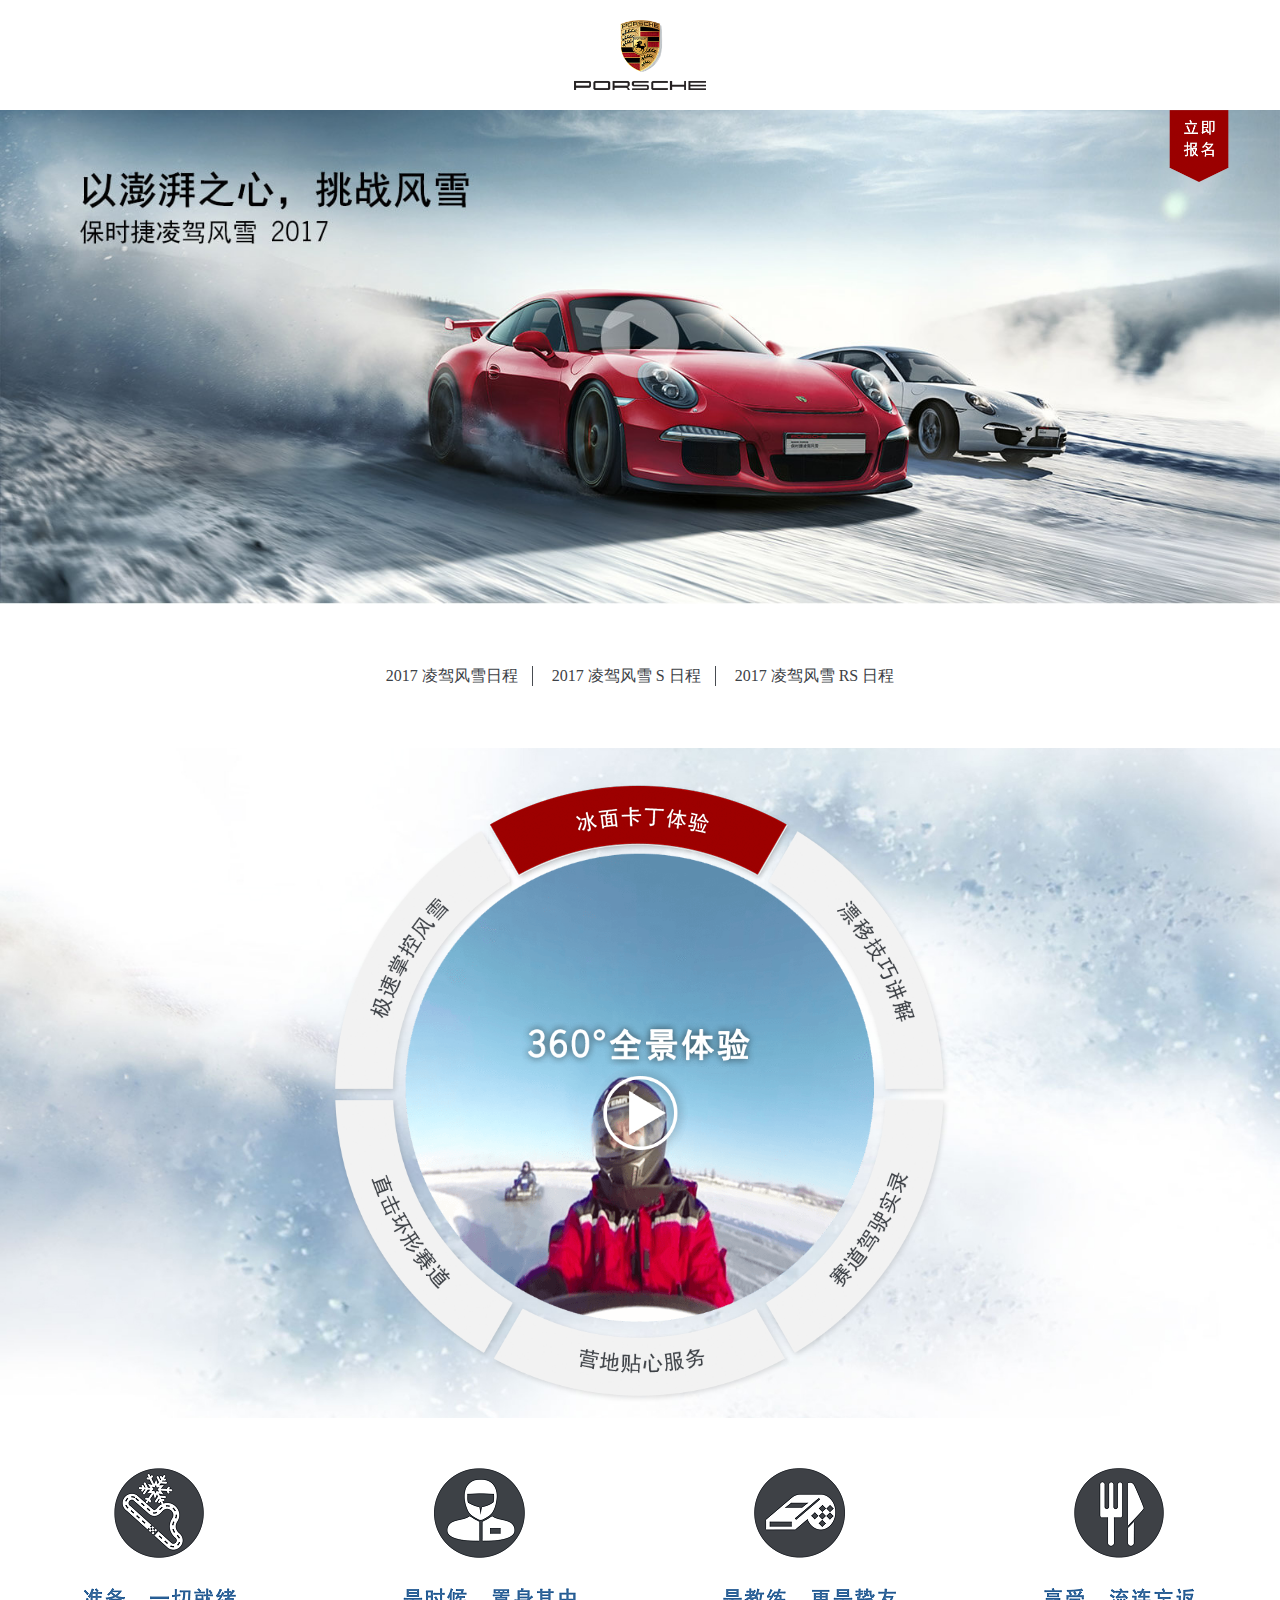
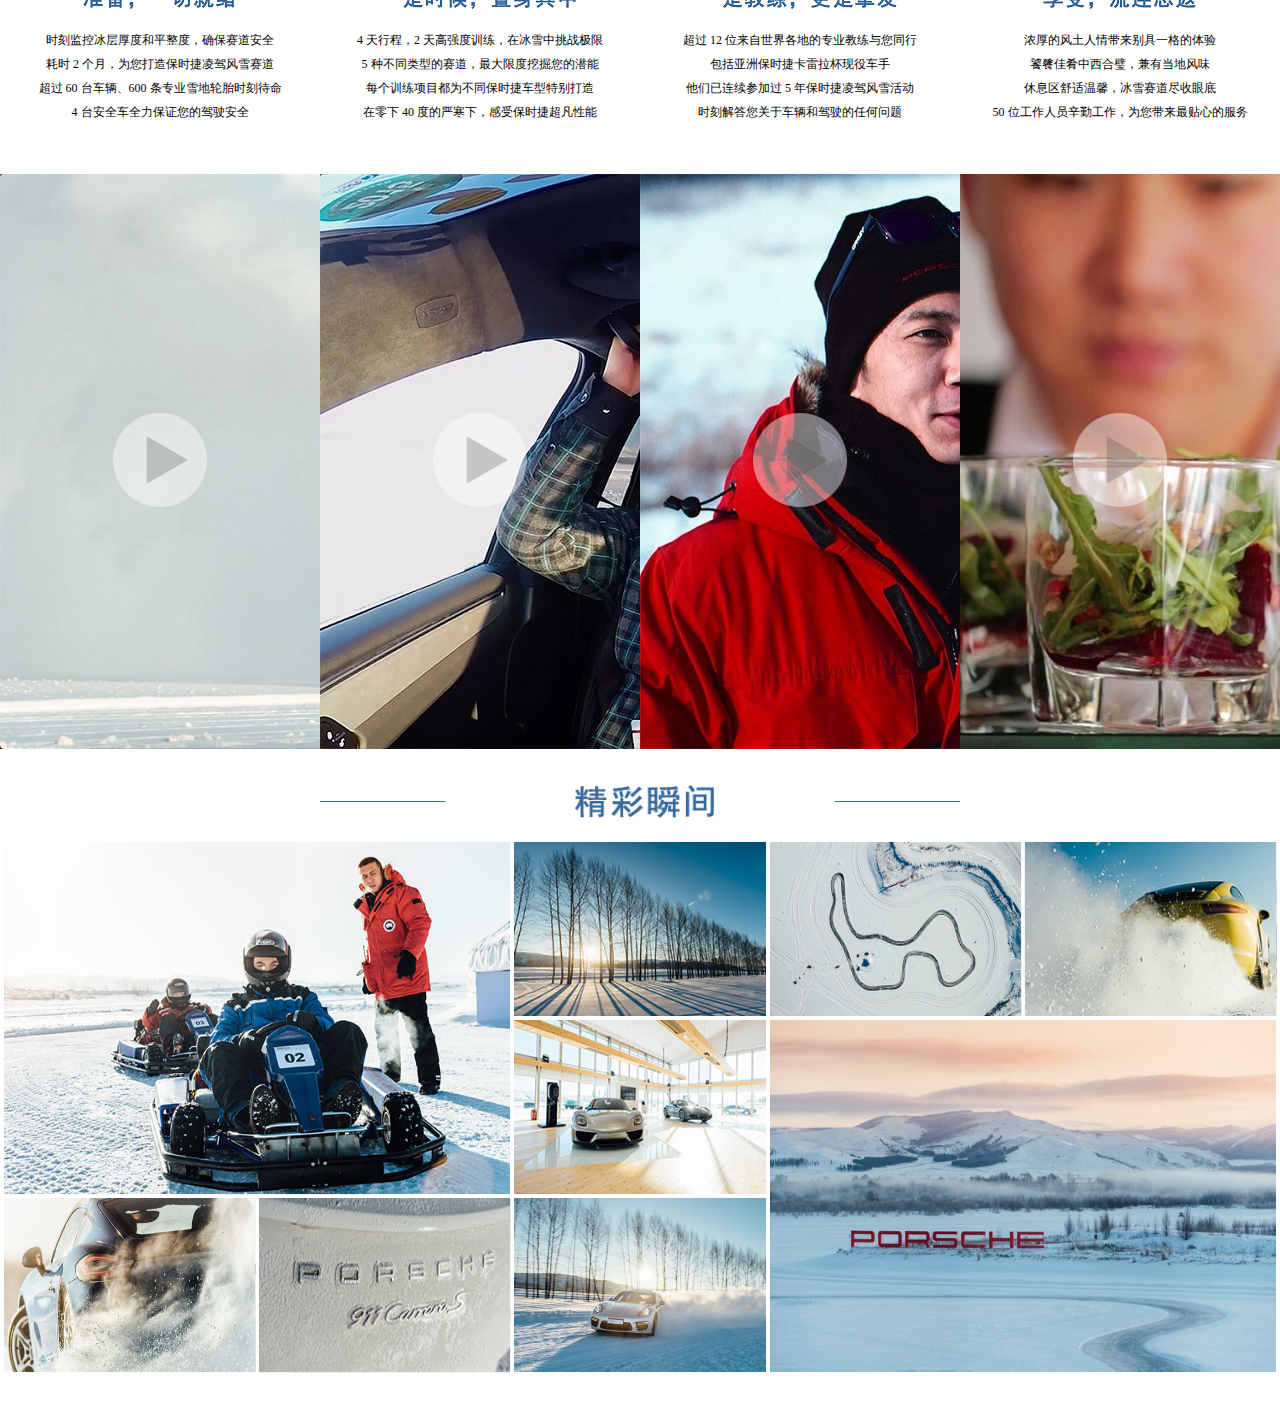
<file: 保时捷/snow/snow.html>
<!DOCTYPE html>
<html>
<head lang="en">
    <meta charset="UTF-8">
    <title>保时捷凌驾风雪</title>
    <link rel="icon" href="favicon.ico"/>
    <link rel="stylesheet" href="css/snow.css"/>
    <script src="js/jquery-1.12.4.js"></script>
    <script src="js/snow.js"></script>
    <style></style>
</head>
<body>
<div id="snow">
    <div class="topbar">
        <a href="../Porsche/index.html"><img src="images/snow/logo.png"/></a>
    </div>

    <!--海报视频start-->
    <div class="banner">
        <img class="play_open" src="images/snow/banner.jpg">

        <div id="video_box"></div>
        <!--报名表单-->
        <img class="reg_open" src="images/snow/btn_jion.png"/>

        <div class="reg">
            <span class="reg_close"></span>
            <img src="images/snow/info1.png">
            <a class="more" href="javascript:void(0);"></a>
            <img src="images/snow/info2.png"/>

            <form action="post">
                <label>姓 名 :</label>
                <input class="txt" type="text" name="username"><br/>
                <label>电 话 :</label>
                <input class="txt" type="text" name="phone"><br/>
                <label>邮 箱 :</label>
                <input class="txt" type="text" name="mail"><br/>
            </form>

            <div class="choose">
                <input name="check" checked="checked" type="checkbox"> 我已阅读并了解
                <a href="javascript:void(0);">隐私政策</a><br/>
                <a class="submit" href="javascript:void(0);"></a>
            </div>
        </div>
    </div>
    <!--海报视频end-->

    <!--日程表start-->
    <div class="calendar">
        <ul class="calendar-nav clearfix">
            <li>2017 凌驾风雪日程</li>
            <li>2017 凌驾风雪 S 日程</li>
            <li>2017 凌驾风雪 RS 日程</li>
        </ul>
        <div class="tb tb0">
            <div class="arrow"></div>
            <table>
                <tr>
                    <th class="col1">项 目</th>
                    <th class="col2">日 期</th>
                    <th class="col3"></th>
                </tr>
                <tr>
                    <td>保时捷凌驾风雪 第一批次</td>
                    <td>2017 年 2 月 19 日 - 2017 年 2 月 22 日</td>
                    <td>RMB 39,000 /人</td>
                </tr>
                <tr>
                    <td>保时捷凌驾风雪 第二批次</td>
                    <td>2017 年 2 月 21 日 - 2017 年 2 月 24 日</td>
                    <td>RMB 39,000 /人</td>
                </tr>
                <tr>
                    <td>保时捷凌驾风雪 第三批次</td>
                    <td>2017 年 2 月 23 日 - 2017 年 2 月 26 日</td>
                    <td>RMB 39,000 /人</td>
                </tr>
                <tr>
                    <td>保时捷凌驾风雪 第四批次</td>
                    <td>2017 年 2 月 25 日 - 2017 年 2 月 28 日</td>
                    <td>RMB 39,000 /人</td>
                </tr>
                <tr>
                    <td>保时捷凌驾风雪 第五批次</td>
                    <td>2017 年 2 月 27 日 - 2017 年 3 月 2 日</td>
                    <td>RMB 39,000 /人</td>
                </tr>
                <tr>
                    <td>保时捷凌驾风雪 第六批次</td>
                    <td>2017 年 3 月 2 日 - 2017 年 3 月 5 日</td>
                    <td>RMB 39,000 /人</td>
                </tr>
                <tr>
                    <td>保时捷凌驾风雪 第七批次</td>
                    <td>2017 年 3 月 4 日 - 2017 年 3 月 7 日</td>
                    <td>RMB 39,000 /人</td>
                </tr>
                <tr>
                    <td>保时捷凌驾风雪 第八批次</td>
                    <td>2017 年 3 月 6 日 - 2017 年 3 月 9 日</td>
                    <td>RMB 39,000 /人</td>
                </tr>
                <tr>
                    <td>保时捷凌驾风雪 第九批次</td>
                    <td>2017 年 3 月 8 日 - 2017 年 3 月 11 日</td>
                    <td>RMB 39,000 /人</td>
                </tr>
                <tr>
                    <td>保时捷凌驾风雪 第十批次</td>
                    <td>2017 年 3 月 10 日 - 2017 年 3 月 13 日</td>
                    <td>RMB 39,000 /人</td>
                </tr>
            </table>
        </div>
        <div class="tb tb1">
            <div class="arrow"></div>
            <table>
                <tr>
                    <th class="col1">项 目</th>
                    <th class="col2">日 期</th>
                    <th class="col3"></th>
                </tr>
                <tr>
                    <td>保时捷凌驾风雪 S 第一批次</td>
                    <td>2017 年 3 月 14 日 - 2017 年 3 月 17 日</td>
                    <td>RMB 45,000 /人</td>
                </tr>
                <tr>
                    <td>保时捷凌驾风雪 S 第二批次</td>
                    <td>2017 年 3 月 16 日 - 2017 年 3 月 19 日</td>
                    <td>RMB 45,000 /人</td>
                </tr>
            </table>
        </div>
        <div class="tb tb2">
            <div class="arrow"></div>
            <table>
                <tr>
                    <th class="col1">项 目</th>
                    <th class="col2">日 期</th>
                    <th class="col3"></th>
                </tr>
                <tr>
                    <td>保时捷凌驾风雪 RS 第一批次</td>
                    <td>2017 年 3 月 18 日 - 2017 年 3 月 21 日</td>
                    <td>RMB 51,000 /人</td>
                </tr>
            </table>
        </div>
        <div class="backdrop"></div>
    </div>
    <!-- 日程表end -->

    <!--圆形菜单start-->
    <div class="circle">
        <!--圆形菜单按钮背景-->
        <img class="circle_menu" src="images/snow/circle_menu.png">
        <!--中间play按钮-->
        <img class="mid_play360" usemap="#Map" src="images/snow/btn_play360.png">
        <!--中间海报背景-->
        <img class="mid_poster" src="images/snow/bg360_1.png">
        <!--圆形菜单按钮的实质图片-->
        <div class="virtual">
            <div class="img c1"></div>
        </div>

        <map name="Map" id="circle_menu_map">
            <!-- 圆形菜单 每个定位-->
            <area id="c1" shape="poly"
                  coords="174,51,200,103,246,83,314,73,347,75,385,83,421,96,438,102,441,105,466,51,423,31,365,17,309,14,256,19">
            <area id="c2" shape="poly"
                  coords="448,107,479,57,507,78,535,107,572,149,598,199,613,239,621,287,624,313,568,314,556,255,541,215,525,184,494,143">
            <area id="c3" shape="poly"
                  coords="565,327,623,327,614,397,605,423,586,467,556,508,525,544,488,572,474,577,447,535,481,504,522,461,550,409,562,365">
            <area id="c4" shape="poly"
                  coords="204,537,259,559,293,564,341,564,378,559,414,547,437,536,464,585,466,586,465,590,437,604,387,618,353,623,315,626,267,621,219,610,194,598,177,588">
            <area id="c5" shape="poly"
                  coords="193,530,163,510,127,470,92,411,76,355,75,326,13,325,16,360,25,393,34,423,49,455,62,478,80,506,104,529,124,551,142,566,160,573,163,578,165,583">
            <area id="c6" shape="poly"
                  coords="19,319,75,319,83,263,95,223,111,192,127,172,141,154,158,139,178,123,189,113,165,62,133,79,101,111,71,149,44,194,27,244">

            <!-- 中间海报 背景定位 -->
            <area id="mid_bg360" shape="poly"
                  coords="320,533,434,508,505,433,536,321,510,225,432,132,331,114,217,141,150,209,120,319,143,413,204,489">
        </map>
    </div>
    <!--圆形菜单end-->

    <!--手风琴start-->
    <div class="slide">
        <!--文字描述-->
        <ul class="desc clearfix">
            <li class="item1">
                <i></i>

                <h3>准备一切就绪</h3>

                <p>时刻监控冰层厚度和平整度，确保赛道安全</p>

                <p>耗时 2 个月，为您打造保时捷凌驾风雪赛道</p>

                <p>超过 60 台车辆、600 条专业雪地轮胎时刻待命</p>

                <p>4 台安全车全力保证您的驾驶安全</p>
            </li>
            <li class="item2">
                <i></i>

                <h3>是时候，置身其中</h3>

                <p>4 天行程，2 天高强度训练，在冰雪中挑战极限</p>

                <p>5 种不同类型的赛道，最大限度挖掘您的潜能</p>

                <p>每个训练项目都为不同保时捷车型特别打造</p>

                <p>在零下 40 度的严寒下，感受保时捷超凡性能</p>
            </li>
            <li class="item3">
                <i></i>

                <h3>是教练，更是挚友</h3>

                <p>超过 12 位来自世界各地的专业教练与您同行</p>

                <p>包括亚洲保时捷卡雷拉杯现役车手</p>

                <p>他们已连续参加过 5 年保时捷凌驾风雪活动</p>

                <p>时刻解答您关于车辆和驾驶的任何问题</p>
            </li>
            <li class="item4">
                <i></i>

                <h3>享受，流连忘返</h3>

                <p>浓厚的风土人情带来别具一格的体验</p>

                <p>饕餮佳肴中西合璧，兼有当地风味</p>

                <p>休息区舒适温馨，冰雪赛道尽收眼底</p>

                <p>50 位工作人员辛勤工作，为您带来最贴心的服务</p>
            </li>
        </ul>
        <!--相关视频-->
        <ul class="play_video clearfix">
            <li>
                <img src="images/snow/mp4_1.jpg"/>
                <span class="pl_btn"></span>
            </li>
            <li>
                <img src="images/snow/mp4_2.jpg"/>
                <span class="pl_btn"></span>
            </li>
            <li>
                <img src="images/snow/mp4_3.jpg"/>
                <span class="pl_btn"></span>
            </li>
            <li>
                <img src="images/snow/mp4_4.jpg"/>
                <span class="pl_btn"></span>
            </li>
        </ul>
    </div>
    <!--手风琴end-->
    <br/>
    <br/>
    <!--精彩瞬间start-->
    <div class="split">
        <img class="title" src="images/snow/split_title.png"/>
        <table class="img_list" cellspacing="0" cellpadding="0">
            <tbody>
            <tr>
                <td colspan="2" rowspan="2">
                    <img class="fore1" src="images/snow/i1.jpg"/>
                    <img class="fore2" src="images/snow/i10.jpg"/>
                </td>
                <td>
                    <img class="fore1" src="images/snow/i2.jpg"/>
                    <img class="fore2" src="images/snow/i11.jpg"/>
                </td>
                <td>
                    <img class="fore1" src="images/snow/i3.jpg"/>
                    <img class="fore2" src="images/snow/i12.jpg"/>
                </td>
                <td>
                    <img class="fore1" src="images/snow/i4.jpg"/>
                    <img class="fore2" src="images/snow/i13.jpg"/>
                </td>
            </tr>
            <tr>
                <td>
                    <img class="fore1" src="images/snow/i5.jpg"/>
                    <img class="fore2" src="images/snow/i14.jpg"/>
                </td>
                <td colspan="2" rowspan="2">
                    <img class="fore1" src="images/snow/i6.jpg"/>
                    <img class="fore2" src="images/snow/i15.jpg"/>
                </td>
            </tr>
            <tr>
                <td>
                    <img class="fore1" src="images/snow/i7.jpg"/>
                    <img class="fore2" src="images/snow/i16.jpg"/>
                </td>
                <td>
                    <img class="fore1" src="images/snow/i8.jpg"/>
                    <img class="fore2" src="images/snow/i17.jpg"/>
                </td>
                <td>
                    <img class="fore1" src="images/snow/i9.jpg"/>
                    <img class="fore2" src="images/snow/i18.jpg"/>
                </td>
            </tr>
            </tbody>
        </table>
    </div>
    <div class="pop_img">
        <div class="img"></div>
    </div>
    <!--精彩瞬间end-->
</div>
</body>
</html>
</file>
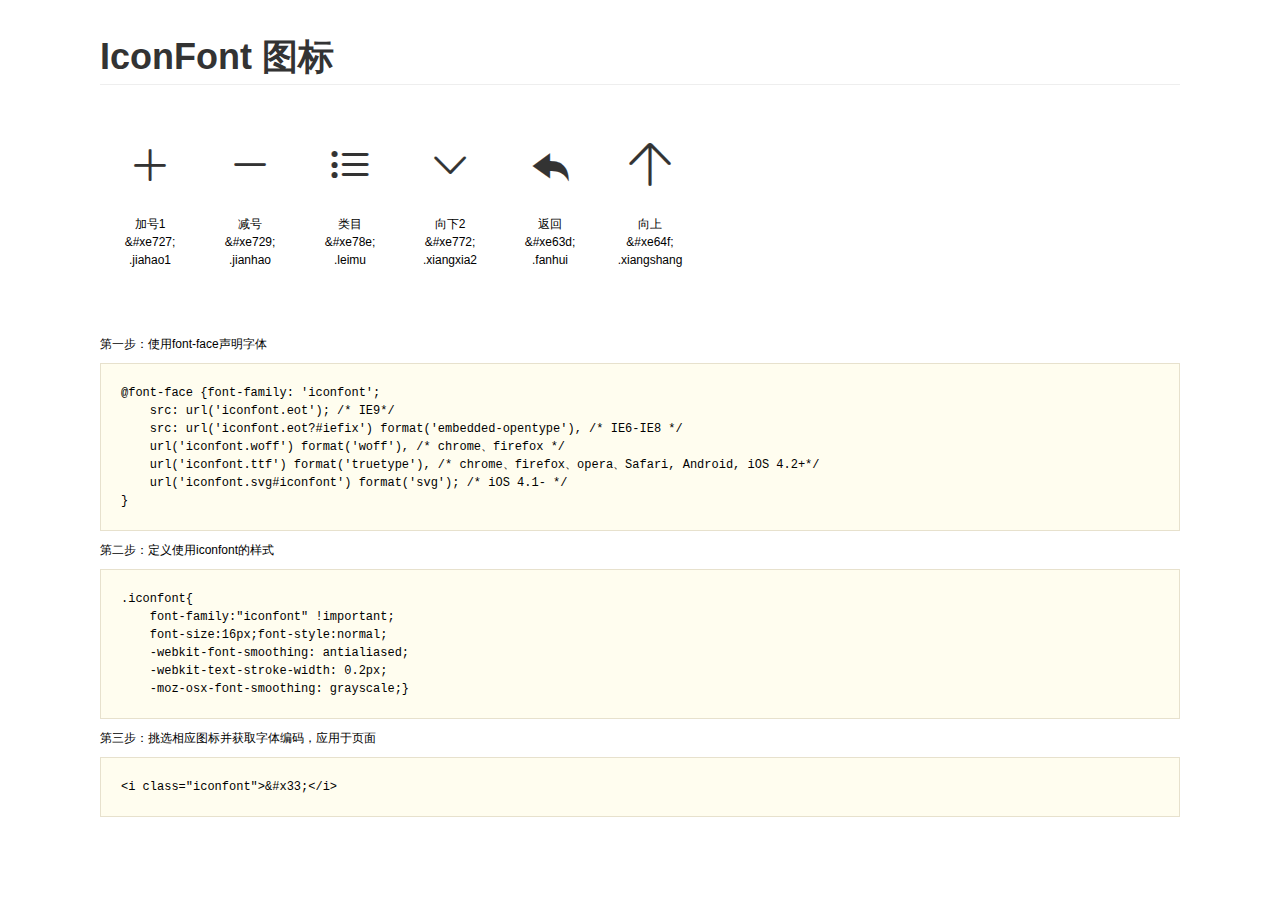
<file: 保时捷/Porsche-Alltype/iconfont/demo.html>
<!DOCTYPE html>
<html>
<head>
    <meta charset="utf-8"/>
    <title>IconFont</title>
    <link rel="stylesheet" href="demo.css">
    <link rel="stylesheet" href="iconfont.css">
</head>
<body>
    <div class="main">
        <h1>IconFont 图标</h1>
        <ul class="icon_lists clear">
            
                <li>
                <i class="icon iconfont">&#xe727;</i>
                    <div class="name">加号1</div>
                    <div class="code">&amp;#xe727;</div>
                    <div class="fontclass">.jiahao1</div>
                </li>
            
                <li>
                <i class="icon iconfont">&#xe729;</i>
                    <div class="name">减号</div>
                    <div class="code">&amp;#xe729;</div>
                    <div class="fontclass">.jianhao</div>
                </li>
            
                <li>
                <i class="icon iconfont">&#xe78e;</i>
                    <div class="name">类目</div>
                    <div class="code">&amp;#xe78e;</div>
                    <div class="fontclass">.leimu</div>
                </li>
            
                <li>
                <i class="icon iconfont">&#xe772;</i>
                    <div class="name">向下2</div>
                    <div class="code">&amp;#xe772;</div>
                    <div class="fontclass">.xiangxia2</div>
                </li>
            
                <li>
                <i class="icon iconfont">&#xe63d;</i>
                    <div class="name">返回</div>
                    <div class="code">&amp;#xe63d;</div>
                    <div class="fontclass">.fanhui</div>
                </li>
            
                <li>
                <i class="icon iconfont">&#xe64f;</i>
                    <div class="name">向上</div>
                    <div class="code">&amp;#xe64f;</div>
                    <div class="fontclass">.xiangshang</div>
                </li>
            
        </ul>


        <div class="helps">
            第一步：使用font-face声明字体
            <pre>
@font-face {font-family: 'iconfont';
    src: url('iconfont.eot'); /* IE9*/
    src: url('iconfont.eot?#iefix') format('embedded-opentype'), /* IE6-IE8 */
    url('iconfont.woff') format('woff'), /* chrome、firefox */
    url('iconfont.ttf') format('truetype'), /* chrome、firefox、opera、Safari, Android, iOS 4.2+*/
    url('iconfont.svg#iconfont') format('svg'); /* iOS 4.1- */
}
</pre>
第二步：定义使用iconfont的样式
            <pre>
.iconfont{
    font-family:"iconfont" !important;
    font-size:16px;font-style:normal;
    -webkit-font-smoothing: antialiased;
    -webkit-text-stroke-width: 0.2px;
    -moz-osx-font-smoothing: grayscale;}
</pre>
第三步：挑选相应图标并获取字体编码，应用于页面
<pre>
&lt;i class="iconfont"&gt;&amp;#x33;&lt;/i&gt;
</pre>
        </div>

    </div>
</body>
</html>
</file>
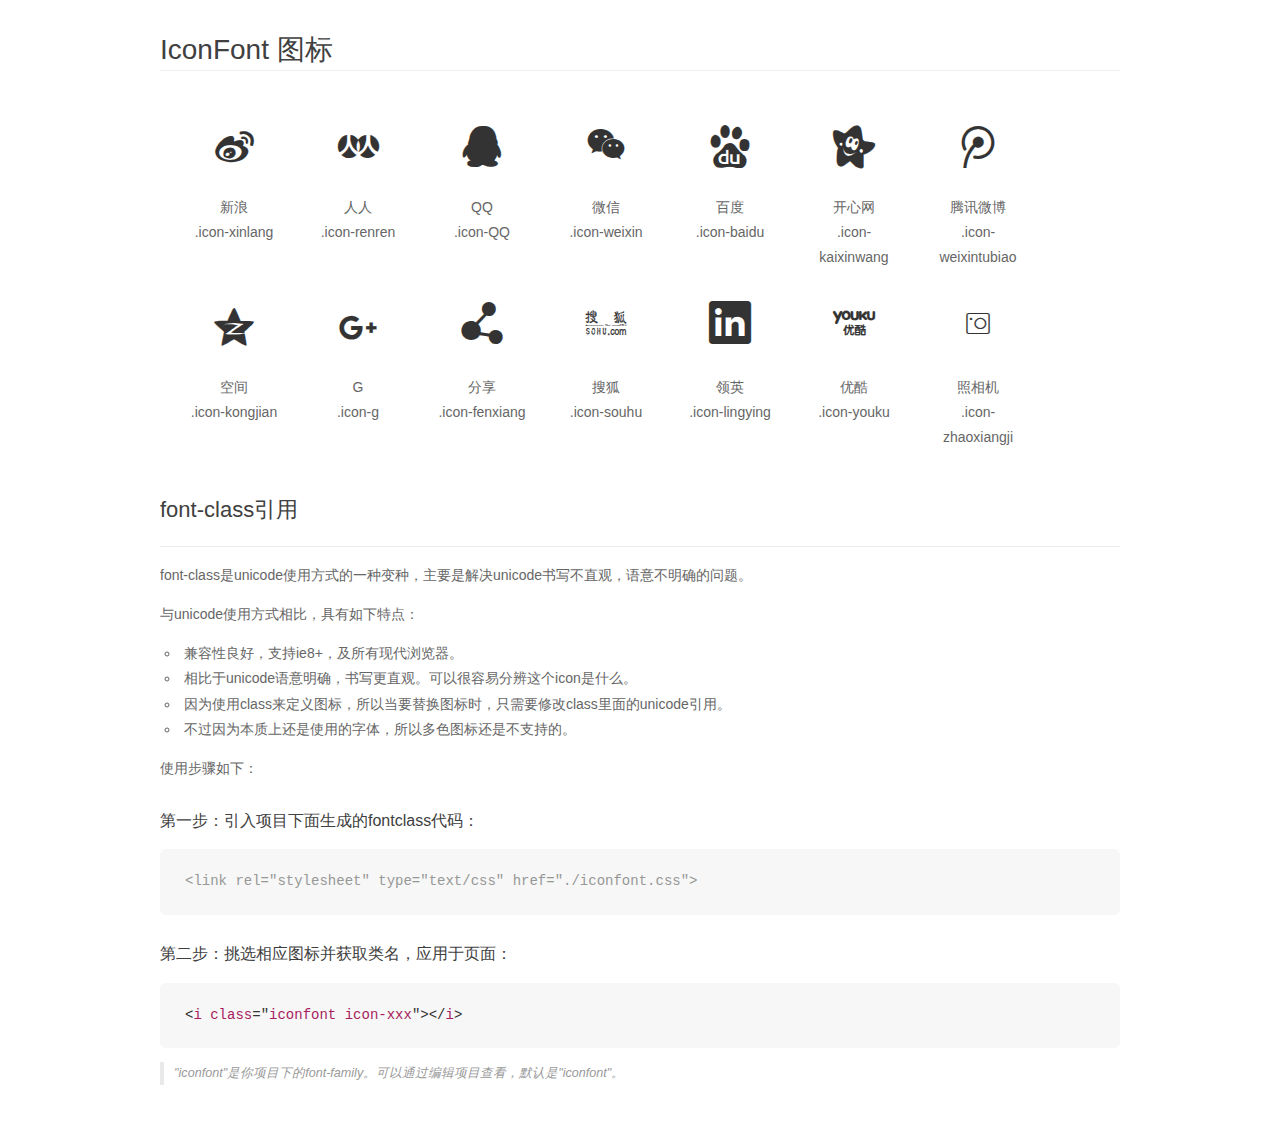
<file: 保时捷/Porsche/font/demo_fontclass.html>
<!DOCTYPE html>
<html>
<head>
    <meta charset="utf-8"/>
    <title>IconFont</title>
    <link rel="stylesheet" href="demo.css">
    <link rel="stylesheet" href="iconfont.css">
</head>
<body>
    <div class="main markdown">
        <h1>IconFont 图标</h1>
        <ul class="icon_lists clear">
            
                <li>
                <i class="icon iconfont icon-xinlang"></i>
                    <div class="name">新浪</div>
                    <div class="fontclass">.icon-xinlang</div>
                </li>
            
                <li>
                <i class="icon iconfont icon-renren"></i>
                    <div class="name">人人</div>
                    <div class="fontclass">.icon-renren</div>
                </li>
            
                <li>
                <i class="icon iconfont icon-QQ"></i>
                    <div class="name">QQ</div>
                    <div class="fontclass">.icon-QQ</div>
                </li>
            
                <li>
                <i class="icon iconfont icon-weixin"></i>
                    <div class="name">微信</div>
                    <div class="fontclass">.icon-weixin</div>
                </li>
            
                <li>
                <i class="icon iconfont icon-baidu"></i>
                    <div class="name">百度</div>
                    <div class="fontclass">.icon-baidu</div>
                </li>
            
                <li>
                <i class="icon iconfont icon-kaixinwang"></i>
                    <div class="name">开心网</div>
                    <div class="fontclass">.icon-kaixinwang</div>
                </li>
            
                <li>
                <i class="icon iconfont icon-weixintubiao"></i>
                    <div class="name">腾讯微博</div>
                    <div class="fontclass">.icon-weixintubiao</div>
                </li>
            
                <li>
                <i class="icon iconfont icon-kongjian"></i>
                    <div class="name">空间</div>
                    <div class="fontclass">.icon-kongjian</div>
                </li>
            
                <li>
                <i class="icon iconfont icon-g"></i>
                    <div class="name">G </div>
                    <div class="fontclass">.icon-g</div>
                </li>
            
                <li>
                <i class="icon iconfont icon-fenxiang"></i>
                    <div class="name">分享</div>
                    <div class="fontclass">.icon-fenxiang</div>
                </li>
            
                <li>
                <i class="icon iconfont icon-souhu"></i>
                    <div class="name">搜狐</div>
                    <div class="fontclass">.icon-souhu</div>
                </li>
            
                <li>
                <i class="icon iconfont icon-lingying"></i>
                    <div class="name">领英</div>
                    <div class="fontclass">.icon-lingying</div>
                </li>
            
                <li>
                <i class="icon iconfont icon-youku"></i>
                    <div class="name">优酷</div>
                    <div class="fontclass">.icon-youku</div>
                </li>
            
                <li>
                <i class="icon iconfont icon-zhaoxiangji"></i>
                    <div class="name">照相机</div>
                    <div class="fontclass">.icon-zhaoxiangji</div>
                </li>
            
        </ul>

        <h2 id="font-class-">font-class引用</h2>
        <hr>

        <p>font-class是unicode使用方式的一种变种，主要是解决unicode书写不直观，语意不明确的问题。</p>
        <p>与unicode使用方式相比，具有如下特点：</p>
        <ul>
        <li>兼容性良好，支持ie8+，及所有现代浏览器。</li>
        <li>相比于unicode语意明确，书写更直观。可以很容易分辨这个icon是什么。</li>
        <li>因为使用class来定义图标，所以当要替换图标时，只需要修改class里面的unicode引用。</li>
        <li>不过因为本质上还是使用的字体，所以多色图标还是不支持的。</li>
        </ul>
        <p>使用步骤如下：</p>
        <h3 id="-fontclass-">第一步：引入项目下面生成的fontclass代码：</h3>


        <pre><code class="lang-js hljs javascript"><span class="hljs-comment">&lt;link rel="stylesheet" type="text/css" href="./iconfont.css"&gt;</span></code></pre>
        <h3 id="-">第二步：挑选相应图标并获取类名，应用于页面：</h3>
        <pre><code class="lang-css hljs">&lt;<span class="hljs-selector-tag">i</span> <span class="hljs-selector-tag">class</span>="<span class="hljs-selector-tag">iconfont</span> <span class="hljs-selector-tag">icon-xxx</span>"&gt;&lt;/<span class="hljs-selector-tag">i</span>&gt;</code></pre>
        <blockquote>
        <p>"iconfont"是你项目下的font-family。可以通过编辑项目查看，默认是"iconfont"。</p>
        </blockquote>
    </div>
</body>
</html>
</file>
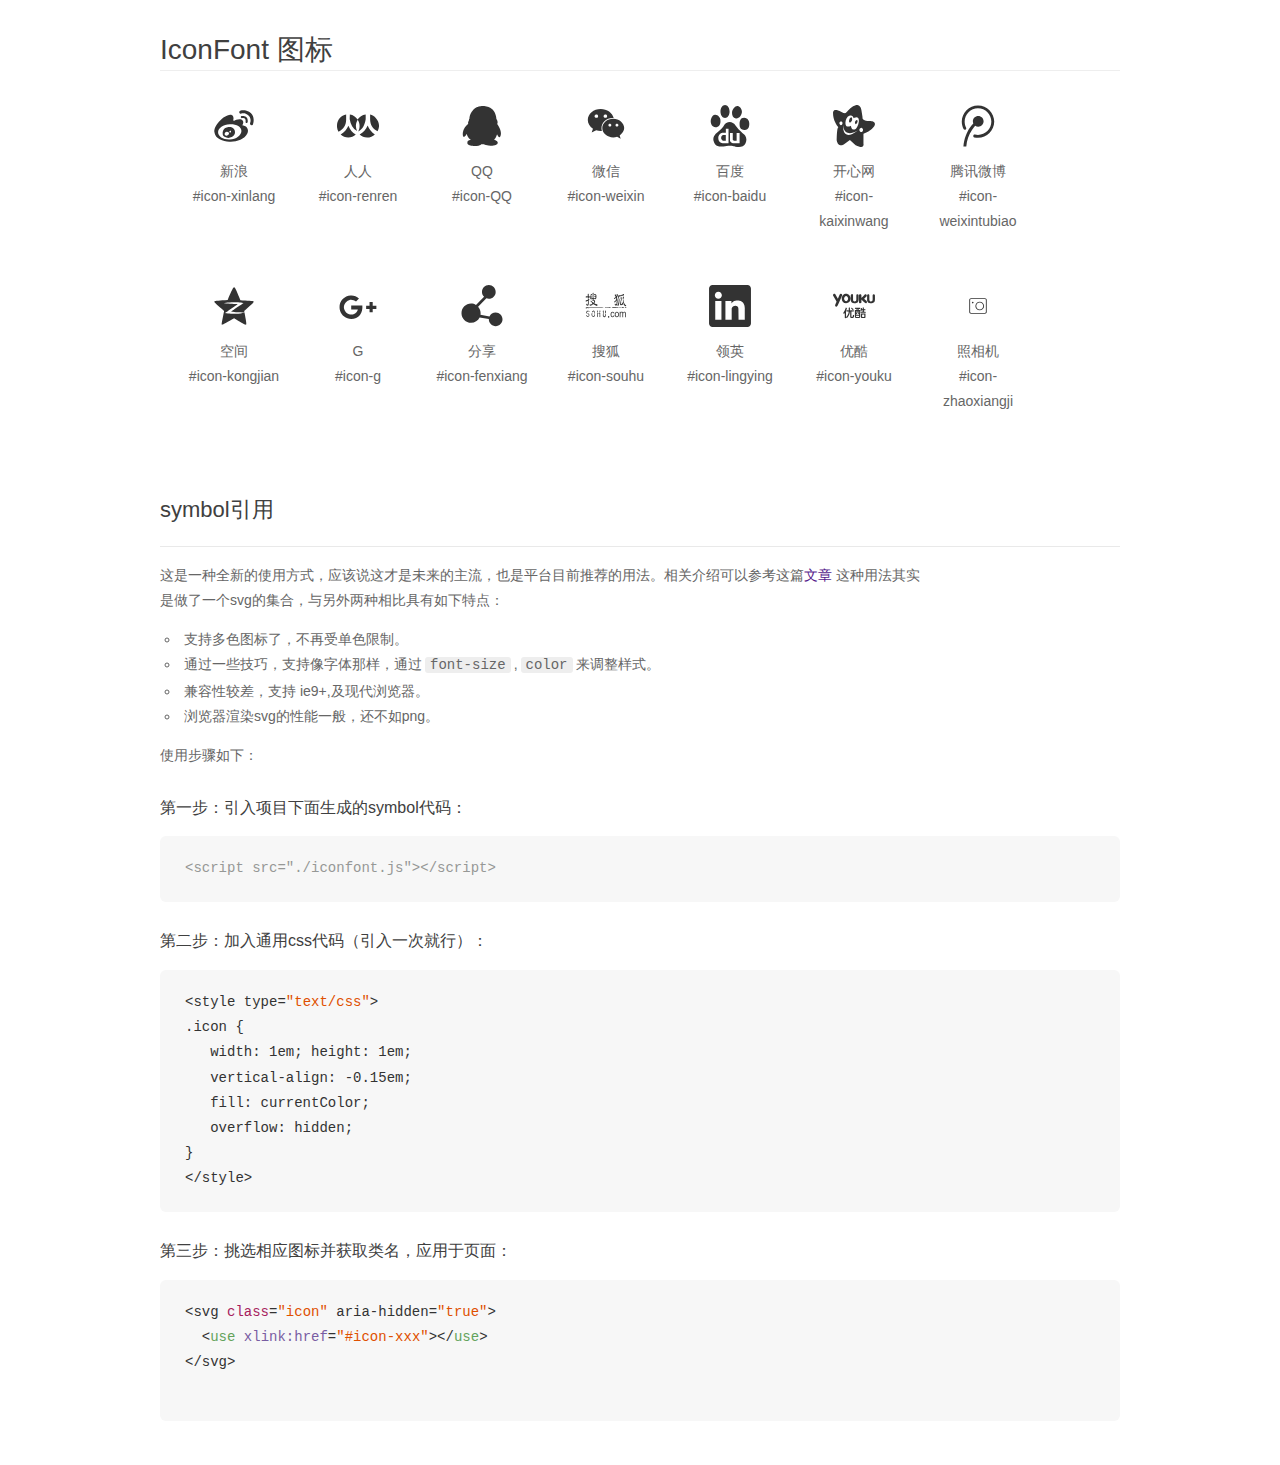
<file: 保时捷/Porsche/font/demo_symbol.html>
<!DOCTYPE html>
<html>
<head>
    <meta charset="utf-8"/>
    <title>IconFont</title>
    <link rel="stylesheet" href="demo.css">
    <script src="iconfont.js"></script>

    <style type="text/css">
        .icon {
          /* 通过设置 font-size 来改变图标大小 */
          width: 1em; height: 1em;
          /* 图标和文字相邻时，垂直对齐 */
          vertical-align: -0.15em;
          /* 通过设置 color 来改变 SVG 的颜色/fill */
          fill: currentColor;
          /* path 和 stroke 溢出 viewBox 部分在 IE 下会显示
             normalize.css 中也包含这行 */
          overflow: hidden;
        }

    </style>
</head>
<body>
    <div class="main markdown">
        <h1>IconFont 图标</h1>
        <ul class="icon_lists clear">
            
                <li>
                    <svg class="icon" aria-hidden="true">
                        <use xlink:href="#icon-xinlang"></use>
                    </svg>
                    <div class="name">新浪</div>
                    <div class="fontclass">#icon-xinlang</div>
                </li>
            
                <li>
                    <svg class="icon" aria-hidden="true">
                        <use xlink:href="#icon-renren"></use>
                    </svg>
                    <div class="name">人人</div>
                    <div class="fontclass">#icon-renren</div>
                </li>
            
                <li>
                    <svg class="icon" aria-hidden="true">
                        <use xlink:href="#icon-QQ"></use>
                    </svg>
                    <div class="name">QQ</div>
                    <div class="fontclass">#icon-QQ</div>
                </li>
            
                <li>
                    <svg class="icon" aria-hidden="true">
                        <use xlink:href="#icon-weixin"></use>
                    </svg>
                    <div class="name">微信</div>
                    <div class="fontclass">#icon-weixin</div>
                </li>
            
                <li>
                    <svg class="icon" aria-hidden="true">
                        <use xlink:href="#icon-baidu"></use>
                    </svg>
                    <div class="name">百度</div>
                    <div class="fontclass">#icon-baidu</div>
                </li>
            
                <li>
                    <svg class="icon" aria-hidden="true">
                        <use xlink:href="#icon-kaixinwang"></use>
                    </svg>
                    <div class="name">开心网</div>
                    <div class="fontclass">#icon-kaixinwang</div>
                </li>
            
                <li>
                    <svg class="icon" aria-hidden="true">
                        <use xlink:href="#icon-weixintubiao"></use>
                    </svg>
                    <div class="name">腾讯微博</div>
                    <div class="fontclass">#icon-weixintubiao</div>
                </li>
            
                <li>
                    <svg class="icon" aria-hidden="true">
                        <use xlink:href="#icon-kongjian"></use>
                    </svg>
                    <div class="name">空间</div>
                    <div class="fontclass">#icon-kongjian</div>
                </li>
            
                <li>
                    <svg class="icon" aria-hidden="true">
                        <use xlink:href="#icon-g"></use>
                    </svg>
                    <div class="name">G </div>
                    <div class="fontclass">#icon-g</div>
                </li>
            
                <li>
                    <svg class="icon" aria-hidden="true">
                        <use xlink:href="#icon-fenxiang"></use>
                    </svg>
                    <div class="name">分享</div>
                    <div class="fontclass">#icon-fenxiang</div>
                </li>
            
                <li>
                    <svg class="icon" aria-hidden="true">
                        <use xlink:href="#icon-souhu"></use>
                    </svg>
                    <div class="name">搜狐</div>
                    <div class="fontclass">#icon-souhu</div>
                </li>
            
                <li>
                    <svg class="icon" aria-hidden="true">
                        <use xlink:href="#icon-lingying"></use>
                    </svg>
                    <div class="name">领英</div>
                    <div class="fontclass">#icon-lingying</div>
                </li>
            
                <li>
                    <svg class="icon" aria-hidden="true">
                        <use xlink:href="#icon-youku"></use>
                    </svg>
                    <div class="name">优酷</div>
                    <div class="fontclass">#icon-youku</div>
                </li>
            
                <li>
                    <svg class="icon" aria-hidden="true">
                        <use xlink:href="#icon-zhaoxiangji"></use>
                    </svg>
                    <div class="name">照相机</div>
                    <div class="fontclass">#icon-zhaoxiangji</div>
                </li>
            
        </ul>


        <h2 id="symbol-">symbol引用</h2>
        <hr>

        <p>这是一种全新的使用方式，应该说这才是未来的主流，也是平台目前推荐的用法。相关介绍可以参考这篇<a href="">文章</a>
        这种用法其实是做了一个svg的集合，与另外两种相比具有如下特点：</p>
        <ul>
          <li>支持多色图标了，不再受单色限制。</li>
          <li>通过一些技巧，支持像字体那样，通过<code>font-size</code>,<code>color</code>来调整样式。</li>
          <li>兼容性较差，支持 ie9+,及现代浏览器。</li>
          <li>浏览器渲染svg的性能一般，还不如png。</li>
        </ul>
        <p>使用步骤如下：</p>
        <h3 id="-symbol-">第一步：引入项目下面生成的symbol代码：</h3>
        <pre><code class="lang-js hljs javascript"><span class="hljs-comment">&lt;script src="./iconfont.js"&gt;&lt;/script&gt;</span></code></pre>
        <h3 id="-css-">第二步：加入通用css代码（引入一次就行）：</h3>
        <pre><code class="lang-js hljs javascript">&lt;style type=<span class="hljs-string">"text/css"</span>&gt;
.icon {
   width: <span class="hljs-number">1</span>em; height: <span class="hljs-number">1</span>em;
   vertical-align: <span class="hljs-number">-0.15</span>em;
   fill: currentColor;
   overflow: hidden;
}
&lt;<span class="hljs-regexp">/style&gt;</span></code></pre>
        <h3 id="-">第三步：挑选相应图标并获取类名，应用于页面：</h3>
        <pre><code class="lang-js hljs javascript">&lt;svg <span class="hljs-class"><span class="hljs-keyword">class</span></span>=<span class="hljs-string">"icon"</span> aria-hidden=<span class="hljs-string">"true"</span>&gt;<span class="xml"><span class="hljs-tag">
  &lt;<span class="hljs-name">use</span> <span class="hljs-attr">xlink:href</span>=<span class="hljs-string">"#icon-xxx"</span>&gt;</span><span class="hljs-tag">&lt;/<span class="hljs-name">use</span>&gt;</span>
</span>&lt;<span class="hljs-regexp">/svg&gt;
        </span></code></pre>
    </div>
</body>
</html>
</file>
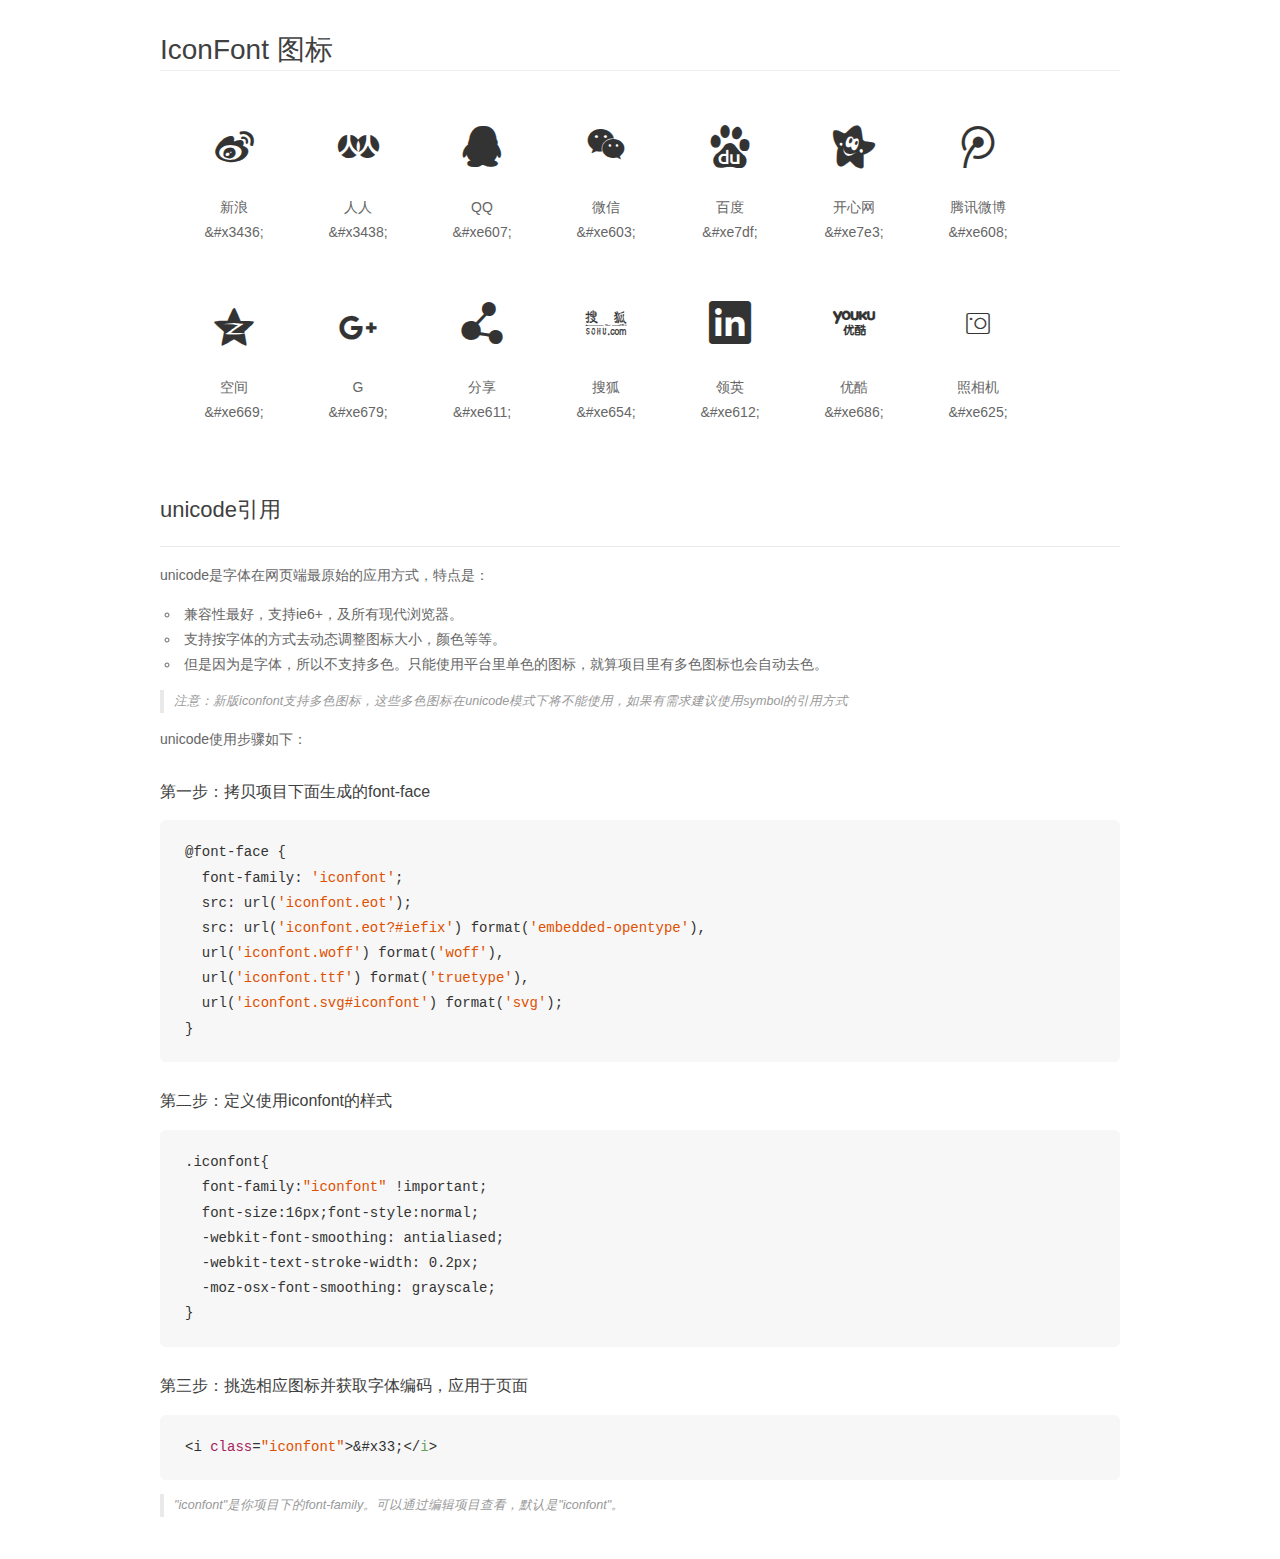
<file: 保时捷/Porsche/font/demo_unicode.html>
<!DOCTYPE html>
<html>
<head>
    <meta charset="utf-8"/>
    <title>IconFont</title>
    <link rel="stylesheet" href="demo.css">

    <style type="text/css">

        @font-face {font-family: "iconfont";
          src: url('iconfont.eot'); /* IE9*/
          src: url('iconfont.eot#iefix') format('embedded-opentype'), /* IE6-IE8 */
          url('iconfont.woff') format('woff'), /* chrome, firefox */
          url('iconfont.ttf') format('truetype'), /* chrome, firefox, opera, Safari, Android, iOS 4.2+*/
          url('iconfont.svg#iconfont') format('svg'); /* iOS 4.1- */
        }

        .iconfont {
          font-family:"iconfont" !important;
          font-size:16px;
          font-style:normal;
          -webkit-font-smoothing: antialiased;
          -webkit-text-stroke-width: 0.2px;
          -moz-osx-font-smoothing: grayscale;
        }

    </style>
</head>
<body>
    <div class="main markdown">
        <h1>IconFont 图标</h1>
        <ul class="icon_lists clear">
            
                <li>
                <i class="icon iconfont">&#x3436;</i>
                    <div class="name">新浪</div>
                    <div class="code">&amp;#x3436;</div>
                </li>
            
                <li>
                <i class="icon iconfont">&#x3438;</i>
                    <div class="name">人人</div>
                    <div class="code">&amp;#x3438;</div>
                </li>
            
                <li>
                <i class="icon iconfont">&#xe607;</i>
                    <div class="name">QQ</div>
                    <div class="code">&amp;#xe607;</div>
                </li>
            
                <li>
                <i class="icon iconfont">&#xe603;</i>
                    <div class="name">微信</div>
                    <div class="code">&amp;#xe603;</div>
                </li>
            
                <li>
                <i class="icon iconfont">&#xe7df;</i>
                    <div class="name">百度</div>
                    <div class="code">&amp;#xe7df;</div>
                </li>
            
                <li>
                <i class="icon iconfont">&#xe7e3;</i>
                    <div class="name">开心网</div>
                    <div class="code">&amp;#xe7e3;</div>
                </li>
            
                <li>
                <i class="icon iconfont">&#xe608;</i>
                    <div class="name">腾讯微博</div>
                    <div class="code">&amp;#xe608;</div>
                </li>
            
                <li>
                <i class="icon iconfont">&#xe669;</i>
                    <div class="name">空间</div>
                    <div class="code">&amp;#xe669;</div>
                </li>
            
                <li>
                <i class="icon iconfont">&#xe679;</i>
                    <div class="name">G </div>
                    <div class="code">&amp;#xe679;</div>
                </li>
            
                <li>
                <i class="icon iconfont">&#xe611;</i>
                    <div class="name">分享</div>
                    <div class="code">&amp;#xe611;</div>
                </li>
            
                <li>
                <i class="icon iconfont">&#xe654;</i>
                    <div class="name">搜狐</div>
                    <div class="code">&amp;#xe654;</div>
                </li>
            
                <li>
                <i class="icon iconfont">&#xe612;</i>
                    <div class="name">领英</div>
                    <div class="code">&amp;#xe612;</div>
                </li>
            
                <li>
                <i class="icon iconfont">&#xe686;</i>
                    <div class="name">优酷</div>
                    <div class="code">&amp;#xe686;</div>
                </li>
            
                <li>
                <i class="icon iconfont">&#xe625;</i>
                    <div class="name">照相机</div>
                    <div class="code">&amp;#xe625;</div>
                </li>
            
        </ul>
        <h2 id="unicode-">unicode引用</h2>
        <hr>

        <p>unicode是字体在网页端最原始的应用方式，特点是：</p>
        <ul>
        <li>兼容性最好，支持ie6+，及所有现代浏览器。</li>
        <li>支持按字体的方式去动态调整图标大小，颜色等等。</li>
        <li>但是因为是字体，所以不支持多色。只能使用平台里单色的图标，就算项目里有多色图标也会自动去色。</li>
        </ul>
        <blockquote>
        <p>注意：新版iconfont支持多色图标，这些多色图标在unicode模式下将不能使用，如果有需求建议使用symbol的引用方式</p>
        </blockquote>
        <p>unicode使用步骤如下：</p>
        <h3 id="-font-face">第一步：拷贝项目下面生成的font-face</h3>
        <pre><code class="lang-js hljs javascript">@font-face {
  font-family: <span class="hljs-string">'iconfont'</span>;
  src: url(<span class="hljs-string">'iconfont.eot'</span>);
  src: url(<span class="hljs-string">'iconfont.eot?#iefix'</span>) format(<span class="hljs-string">'embedded-opentype'</span>),
  url(<span class="hljs-string">'iconfont.woff'</span>) format(<span class="hljs-string">'woff'</span>),
  url(<span class="hljs-string">'iconfont.ttf'</span>) format(<span class="hljs-string">'truetype'</span>),
  url(<span class="hljs-string">'iconfont.svg#iconfont'</span>) format(<span class="hljs-string">'svg'</span>);
}
</code></pre>
        <h3 id="-iconfont-">第二步：定义使用iconfont的样式</h3>
        <pre><code class="lang-js hljs javascript">.iconfont{
  font-family:<span class="hljs-string">"iconfont"</span> !important;
  font-size:<span class="hljs-number">16</span>px;font-style:normal;
  -webkit-font-smoothing: antialiased;
  -webkit-text-stroke-width: <span class="hljs-number">0.2</span>px;
  -moz-osx-font-smoothing: grayscale;
}
</code></pre>
        <h3 id="-">第三步：挑选相应图标并获取字体编码，应用于页面</h3>
        <pre><code class="lang-js hljs javascript">&lt;i <span class="hljs-class"><span class="hljs-keyword">class</span></span>=<span class="hljs-string">"iconfont"</span>&gt;&amp;#x33;<span class="xml"><span class="hljs-tag">&lt;/<span class="hljs-name">i</span>&gt;</span></span></code></pre>

        <blockquote>
        <p>"iconfont"是你项目下的font-family。可以通过编辑项目查看，默认是"iconfont"。</p>
        </blockquote>
    </div>


</body>
</html>
</file>
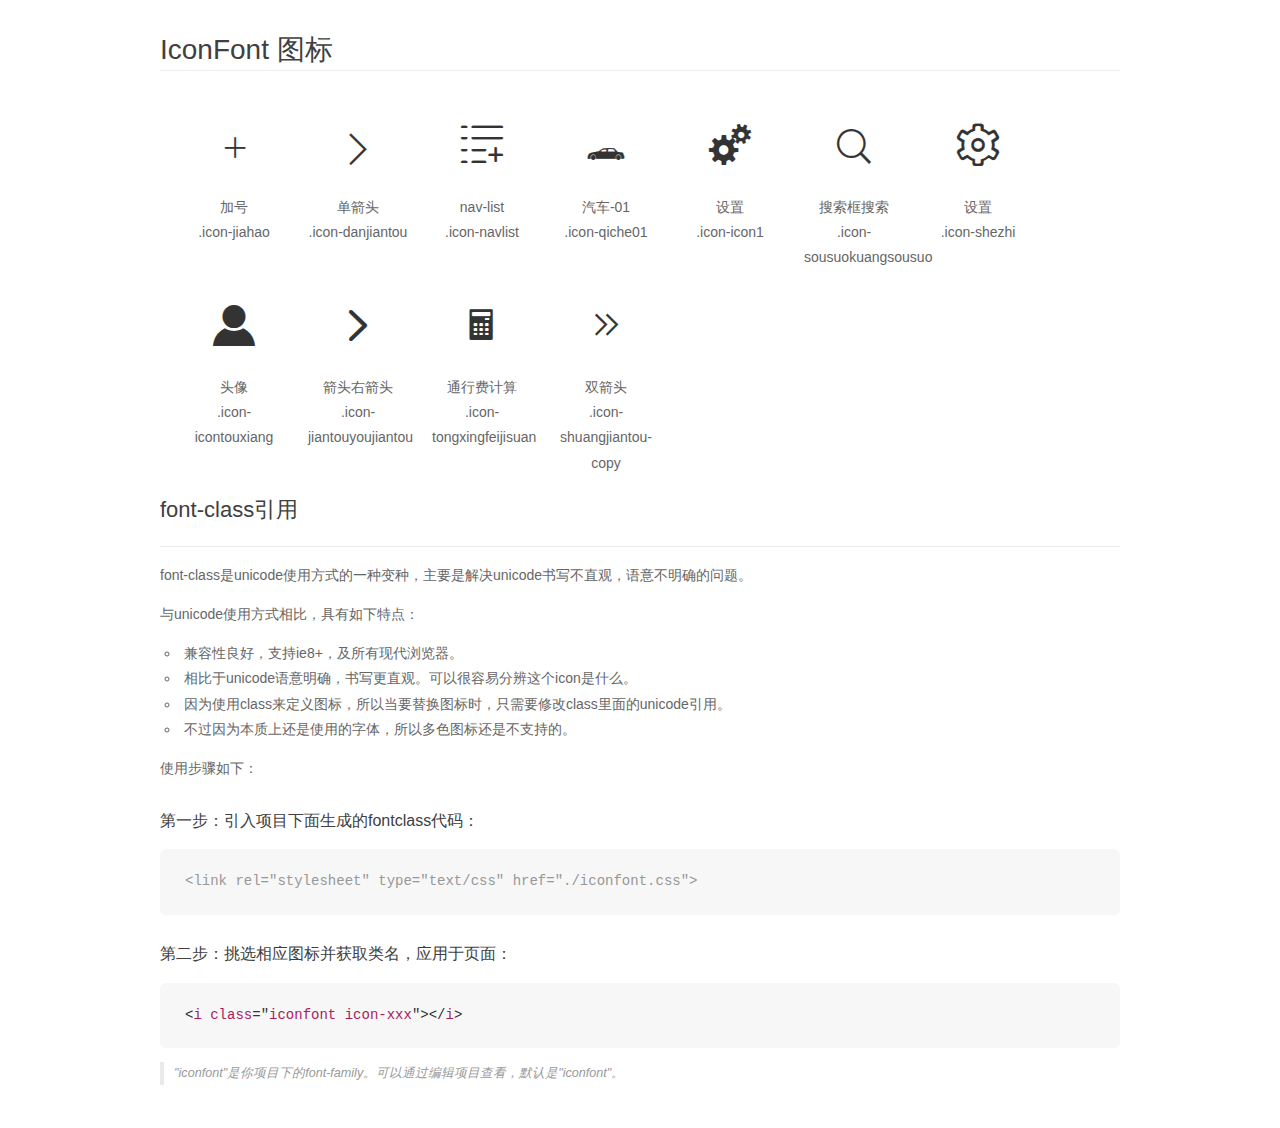
<file: 保时捷/Porsche/iconfont/demo_fontclass.html>
<!DOCTYPE html>
<html>
<head>
    <meta charset="utf-8"/>
    <title>IconFont</title>
    <link rel="stylesheet" href="demo.css">
    <link rel="stylesheet" href="iconfont.css">
</head>
<body>
    <div class="main markdown">
        <h1>IconFont 图标</h1>
        <ul class="icon_lists clear">
            
                <li>
                <i class="icon iconfont icon-jiahao"></i>
                    <div class="name">加号</div>
                    <div class="fontclass">.icon-jiahao</div>
                </li>
            
                <li>
                <i class="icon iconfont icon-danjiantou"></i>
                    <div class="name">单箭头</div>
                    <div class="fontclass">.icon-danjiantou</div>
                </li>
            
                <li>
                <i class="icon iconfont icon-navlist"></i>
                    <div class="name">nav-list</div>
                    <div class="fontclass">.icon-navlist</div>
                </li>
            
                <li>
                <i class="icon iconfont icon-qiche01"></i>
                    <div class="name">汽车-01</div>
                    <div class="fontclass">.icon-qiche01</div>
                </li>
            
                <li>
                <i class="icon iconfont icon-icon1"></i>
                    <div class="name">设置</div>
                    <div class="fontclass">.icon-icon1</div>
                </li>
            
                <li>
                <i class="icon iconfont icon-sousuokuangsousuo"></i>
                    <div class="name">搜索框搜索</div>
                    <div class="fontclass">.icon-sousuokuangsousuo</div>
                </li>
            
                <li>
                <i class="icon iconfont icon-shezhi"></i>
                    <div class="name">设置</div>
                    <div class="fontclass">.icon-shezhi</div>
                </li>
            
                <li>
                <i class="icon iconfont icon-icontouxiang"></i>
                    <div class="name">头像</div>
                    <div class="fontclass">.icon-icontouxiang</div>
                </li>
            
                <li>
                <i class="icon iconfont icon-jiantouyoujiantou"></i>
                    <div class="name">箭头右箭头</div>
                    <div class="fontclass">.icon-jiantouyoujiantou</div>
                </li>
            
                <li>
                <i class="icon iconfont icon-tongxingfeijisuan"></i>
                    <div class="name">通行费计算</div>
                    <div class="fontclass">.icon-tongxingfeijisuan</div>
                </li>
            
                <li>
                <i class="icon iconfont icon-shuangjiantou-copy"></i>
                    <div class="name">双箭头</div>
                    <div class="fontclass">.icon-shuangjiantou-copy</div>
                </li>
            
        </ul>

        <h2 id="font-class-">font-class引用</h2>
        <hr>

        <p>font-class是unicode使用方式的一种变种，主要是解决unicode书写不直观，语意不明确的问题。</p>
        <p>与unicode使用方式相比，具有如下特点：</p>
        <ul>
        <li>兼容性良好，支持ie8+，及所有现代浏览器。</li>
        <li>相比于unicode语意明确，书写更直观。可以很容易分辨这个icon是什么。</li>
        <li>因为使用class来定义图标，所以当要替换图标时，只需要修改class里面的unicode引用。</li>
        <li>不过因为本质上还是使用的字体，所以多色图标还是不支持的。</li>
        </ul>
        <p>使用步骤如下：</p>
        <h3 id="-fontclass-">第一步：引入项目下面生成的fontclass代码：</h3>


        <pre><code class="lang-js hljs javascript"><span class="hljs-comment">&lt;link rel="stylesheet" type="text/css" href="./iconfont.css"&gt;</span></code></pre>
        <h3 id="-">第二步：挑选相应图标并获取类名，应用于页面：</h3>
        <pre><code class="lang-css hljs">&lt;<span class="hljs-selector-tag">i</span> <span class="hljs-selector-tag">class</span>="<span class="hljs-selector-tag">iconfont</span> <span class="hljs-selector-tag">icon-xxx</span>"&gt;&lt;/<span class="hljs-selector-tag">i</span>&gt;</code></pre>
        <blockquote>
        <p>"iconfont"是你项目下的font-family。可以通过编辑项目查看，默认是"iconfont"。</p>
        </blockquote>
    </div>
</body>
</html>
</file>
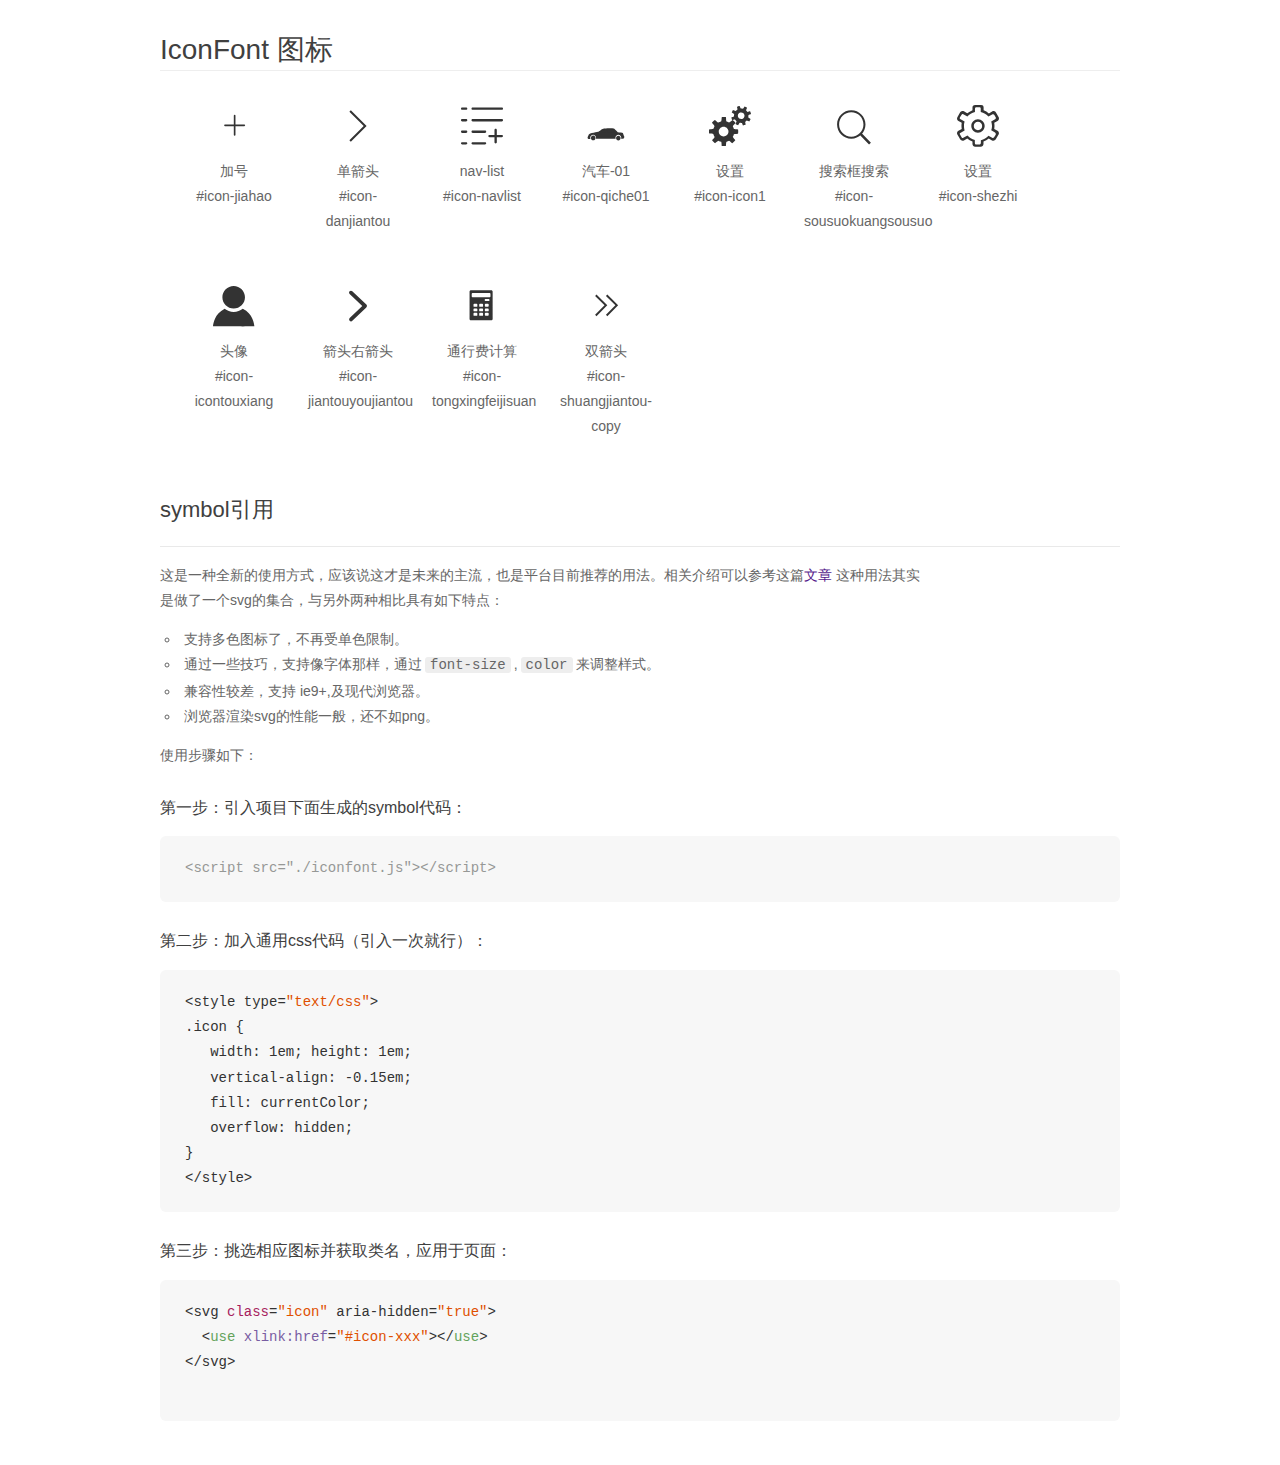
<file: 保时捷/Porsche/iconfont/demo_symbol.html>
<!DOCTYPE html>
<html>
<head>
    <meta charset="utf-8"/>
    <title>IconFont</title>
    <link rel="stylesheet" href="demo.css">
    <script src="iconfont.js"></script>

    <style type="text/css">
        .icon {
          /* 通过设置 font-size 来改变图标大小 */
          width: 1em; height: 1em;
          /* 图标和文字相邻时，垂直对齐 */
          vertical-align: -0.15em;
          /* 通过设置 color 来改变 SVG 的颜色/fill */
          fill: currentColor;
          /* path 和 stroke 溢出 viewBox 部分在 IE 下会显示
             normalize.css 中也包含这行 */
          overflow: hidden;
        }

    </style>
</head>
<body>
    <div class="main markdown">
        <h1>IconFont 图标</h1>
        <ul class="icon_lists clear">
            
                <li>
                    <svg class="icon" aria-hidden="true">
                        <use xlink:href="#icon-jiahao"></use>
                    </svg>
                    <div class="name">加号</div>
                    <div class="fontclass">#icon-jiahao</div>
                </li>
            
                <li>
                    <svg class="icon" aria-hidden="true">
                        <use xlink:href="#icon-danjiantou"></use>
                    </svg>
                    <div class="name">单箭头</div>
                    <div class="fontclass">#icon-danjiantou</div>
                </li>
            
                <li>
                    <svg class="icon" aria-hidden="true">
                        <use xlink:href="#icon-navlist"></use>
                    </svg>
                    <div class="name">nav-list</div>
                    <div class="fontclass">#icon-navlist</div>
                </li>
            
                <li>
                    <svg class="icon" aria-hidden="true">
                        <use xlink:href="#icon-qiche01"></use>
                    </svg>
                    <div class="name">汽车-01</div>
                    <div class="fontclass">#icon-qiche01</div>
                </li>
            
                <li>
                    <svg class="icon" aria-hidden="true">
                        <use xlink:href="#icon-icon1"></use>
                    </svg>
                    <div class="name">设置</div>
                    <div class="fontclass">#icon-icon1</div>
                </li>
            
                <li>
                    <svg class="icon" aria-hidden="true">
                        <use xlink:href="#icon-sousuokuangsousuo"></use>
                    </svg>
                    <div class="name">搜索框搜索</div>
                    <div class="fontclass">#icon-sousuokuangsousuo</div>
                </li>
            
                <li>
                    <svg class="icon" aria-hidden="true">
                        <use xlink:href="#icon-shezhi"></use>
                    </svg>
                    <div class="name">设置</div>
                    <div class="fontclass">#icon-shezhi</div>
                </li>
            
                <li>
                    <svg class="icon" aria-hidden="true">
                        <use xlink:href="#icon-icontouxiang"></use>
                    </svg>
                    <div class="name">头像</div>
                    <div class="fontclass">#icon-icontouxiang</div>
                </li>
            
                <li>
                    <svg class="icon" aria-hidden="true">
                        <use xlink:href="#icon-jiantouyoujiantou"></use>
                    </svg>
                    <div class="name">箭头右箭头</div>
                    <div class="fontclass">#icon-jiantouyoujiantou</div>
                </li>
            
                <li>
                    <svg class="icon" aria-hidden="true">
                        <use xlink:href="#icon-tongxingfeijisuan"></use>
                    </svg>
                    <div class="name">通行费计算</div>
                    <div class="fontclass">#icon-tongxingfeijisuan</div>
                </li>
            
                <li>
                    <svg class="icon" aria-hidden="true">
                        <use xlink:href="#icon-shuangjiantou-copy"></use>
                    </svg>
                    <div class="name">双箭头</div>
                    <div class="fontclass">#icon-shuangjiantou-copy</div>
                </li>
            
        </ul>


        <h2 id="symbol-">symbol引用</h2>
        <hr>

        <p>这是一种全新的使用方式，应该说这才是未来的主流，也是平台目前推荐的用法。相关介绍可以参考这篇<a href="">文章</a>
        这种用法其实是做了一个svg的集合，与另外两种相比具有如下特点：</p>
        <ul>
          <li>支持多色图标了，不再受单色限制。</li>
          <li>通过一些技巧，支持像字体那样，通过<code>font-size</code>,<code>color</code>来调整样式。</li>
          <li>兼容性较差，支持 ie9+,及现代浏览器。</li>
          <li>浏览器渲染svg的性能一般，还不如png。</li>
        </ul>
        <p>使用步骤如下：</p>
        <h3 id="-symbol-">第一步：引入项目下面生成的symbol代码：</h3>
        <pre><code class="lang-js hljs javascript"><span class="hljs-comment">&lt;script src="./iconfont.js"&gt;&lt;/script&gt;</span></code></pre>
        <h3 id="-css-">第二步：加入通用css代码（引入一次就行）：</h3>
        <pre><code class="lang-js hljs javascript">&lt;style type=<span class="hljs-string">"text/css"</span>&gt;
.icon {
   width: <span class="hljs-number">1</span>em; height: <span class="hljs-number">1</span>em;
   vertical-align: <span class="hljs-number">-0.15</span>em;
   fill: currentColor;
   overflow: hidden;
}
&lt;<span class="hljs-regexp">/style&gt;</span></code></pre>
        <h3 id="-">第三步：挑选相应图标并获取类名，应用于页面：</h3>
        <pre><code class="lang-js hljs javascript">&lt;svg <span class="hljs-class"><span class="hljs-keyword">class</span></span>=<span class="hljs-string">"icon"</span> aria-hidden=<span class="hljs-string">"true"</span>&gt;<span class="xml"><span class="hljs-tag">
  &lt;<span class="hljs-name">use</span> <span class="hljs-attr">xlink:href</span>=<span class="hljs-string">"#icon-xxx"</span>&gt;</span><span class="hljs-tag">&lt;/<span class="hljs-name">use</span>&gt;</span>
</span>&lt;<span class="hljs-regexp">/svg&gt;
        </span></code></pre>
    </div>
</body>
</html>
</file>
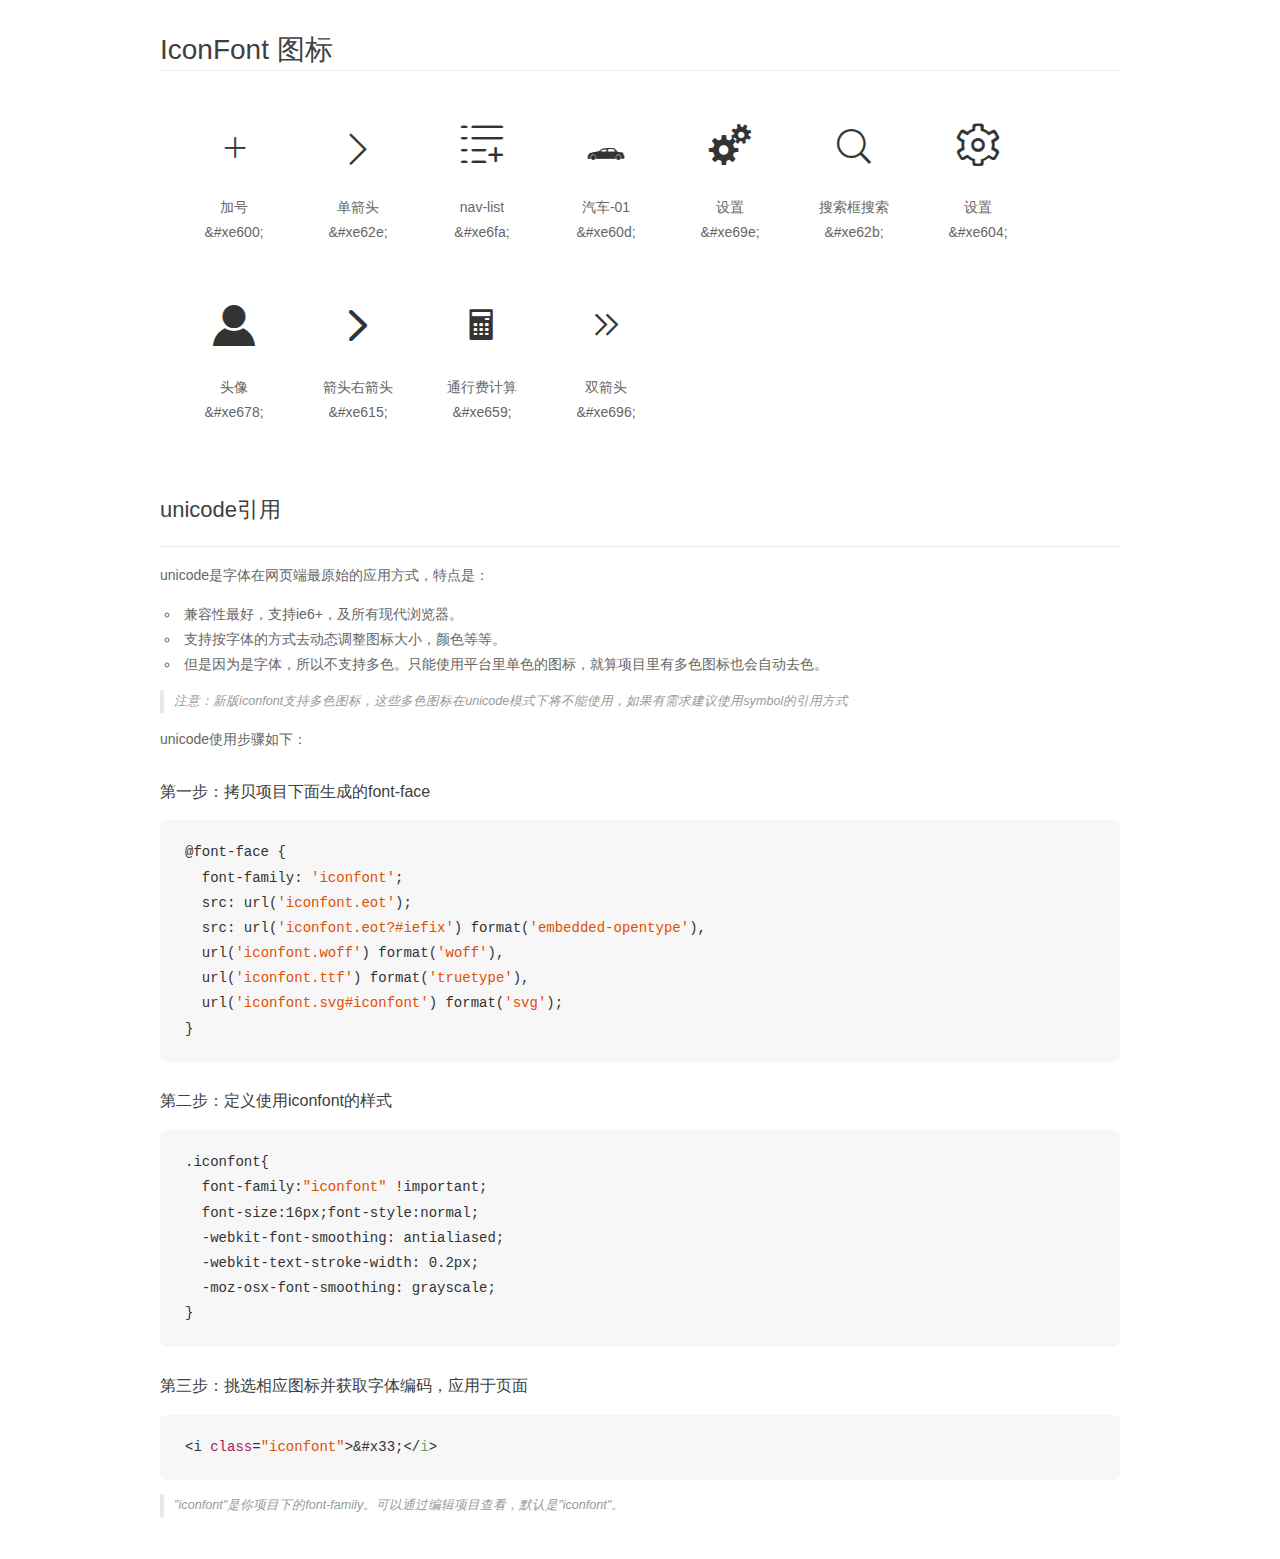
<file: 保时捷/Porsche/iconfont/demo_unicode.html>
<!DOCTYPE html>
<html>
<head>
    <meta charset="utf-8"/>
    <title>IconFont</title>
    <link rel="stylesheet" href="demo.css">

    <style type="text/css">

        @font-face {font-family: "iconfont";
          src: url('iconfont.eot'); /* IE9*/
          src: url('iconfont.eot#iefix') format('embedded-opentype'), /* IE6-IE8 */
          url('iconfont.woff') format('woff'), /* chrome, firefox */
          url('iconfont.ttf') format('truetype'), /* chrome, firefox, opera, Safari, Android, iOS 4.2+*/
          url('iconfont.svg#iconfont') format('svg'); /* iOS 4.1- */
        }

        .iconfont {
          font-family:"iconfont" !important;
          font-size:16px;
          font-style:normal;
          -webkit-font-smoothing: antialiased;
          -webkit-text-stroke-width: 0.2px;
          -moz-osx-font-smoothing: grayscale;
        }

    </style>
</head>
<body>
    <div class="main markdown">
        <h1>IconFont 图标</h1>
        <ul class="icon_lists clear">
            
                <li>
                <i class="icon iconfont">&#xe600;</i>
                    <div class="name">加号</div>
                    <div class="code">&amp;#xe600;</div>
                </li>
            
                <li>
                <i class="icon iconfont">&#xe62e;</i>
                    <div class="name">单箭头</div>
                    <div class="code">&amp;#xe62e;</div>
                </li>
            
                <li>
                <i class="icon iconfont">&#xe6fa;</i>
                    <div class="name">nav-list</div>
                    <div class="code">&amp;#xe6fa;</div>
                </li>
            
                <li>
                <i class="icon iconfont">&#xe60d;</i>
                    <div class="name">汽车-01</div>
                    <div class="code">&amp;#xe60d;</div>
                </li>
            
                <li>
                <i class="icon iconfont">&#xe69e;</i>
                    <div class="name">设置</div>
                    <div class="code">&amp;#xe69e;</div>
                </li>
            
                <li>
                <i class="icon iconfont">&#xe62b;</i>
                    <div class="name">搜索框搜索</div>
                    <div class="code">&amp;#xe62b;</div>
                </li>
            
                <li>
                <i class="icon iconfont">&#xe604;</i>
                    <div class="name">设置</div>
                    <div class="code">&amp;#xe604;</div>
                </li>
            
                <li>
                <i class="icon iconfont">&#xe678;</i>
                    <div class="name">头像</div>
                    <div class="code">&amp;#xe678;</div>
                </li>
            
                <li>
                <i class="icon iconfont">&#xe615;</i>
                    <div class="name">箭头右箭头</div>
                    <div class="code">&amp;#xe615;</div>
                </li>
            
                <li>
                <i class="icon iconfont">&#xe659;</i>
                    <div class="name">通行费计算</div>
                    <div class="code">&amp;#xe659;</div>
                </li>
            
                <li>
                <i class="icon iconfont">&#xe696;</i>
                    <div class="name">双箭头</div>
                    <div class="code">&amp;#xe696;</div>
                </li>
            
        </ul>
        <h2 id="unicode-">unicode引用</h2>
        <hr>

        <p>unicode是字体在网页端最原始的应用方式，特点是：</p>
        <ul>
        <li>兼容性最好，支持ie6+，及所有现代浏览器。</li>
        <li>支持按字体的方式去动态调整图标大小，颜色等等。</li>
        <li>但是因为是字体，所以不支持多色。只能使用平台里单色的图标，就算项目里有多色图标也会自动去色。</li>
        </ul>
        <blockquote>
        <p>注意：新版iconfont支持多色图标，这些多色图标在unicode模式下将不能使用，如果有需求建议使用symbol的引用方式</p>
        </blockquote>
        <p>unicode使用步骤如下：</p>
        <h3 id="-font-face">第一步：拷贝项目下面生成的font-face</h3>
        <pre><code class="lang-js hljs javascript">@font-face {
  font-family: <span class="hljs-string">'iconfont'</span>;
  src: url(<span class="hljs-string">'iconfont.eot'</span>);
  src: url(<span class="hljs-string">'iconfont.eot?#iefix'</span>) format(<span class="hljs-string">'embedded-opentype'</span>),
  url(<span class="hljs-string">'iconfont.woff'</span>) format(<span class="hljs-string">'woff'</span>),
  url(<span class="hljs-string">'iconfont.ttf'</span>) format(<span class="hljs-string">'truetype'</span>),
  url(<span class="hljs-string">'iconfont.svg#iconfont'</span>) format(<span class="hljs-string">'svg'</span>);
}
</code></pre>
        <h3 id="-iconfont-">第二步：定义使用iconfont的样式</h3>
        <pre><code class="lang-js hljs javascript">.iconfont{
  font-family:<span class="hljs-string">"iconfont"</span> !important;
  font-size:<span class="hljs-number">16</span>px;font-style:normal;
  -webkit-font-smoothing: antialiased;
  -webkit-text-stroke-width: <span class="hljs-number">0.2</span>px;
  -moz-osx-font-smoothing: grayscale;
}
</code></pre>
        <h3 id="-">第三步：挑选相应图标并获取字体编码，应用于页面</h3>
        <pre><code class="lang-js hljs javascript">&lt;i <span class="hljs-class"><span class="hljs-keyword">class</span></span>=<span class="hljs-string">"iconfont"</span>&gt;&amp;#x33;<span class="xml"><span class="hljs-tag">&lt;/<span class="hljs-name">i</span>&gt;</span></span></code></pre>

        <blockquote>
        <p>"iconfont"是你项目下的font-family。可以通过编辑项目查看，默认是"iconfont"。</p>
        </blockquote>
    </div>


</body>
</html>
</file>
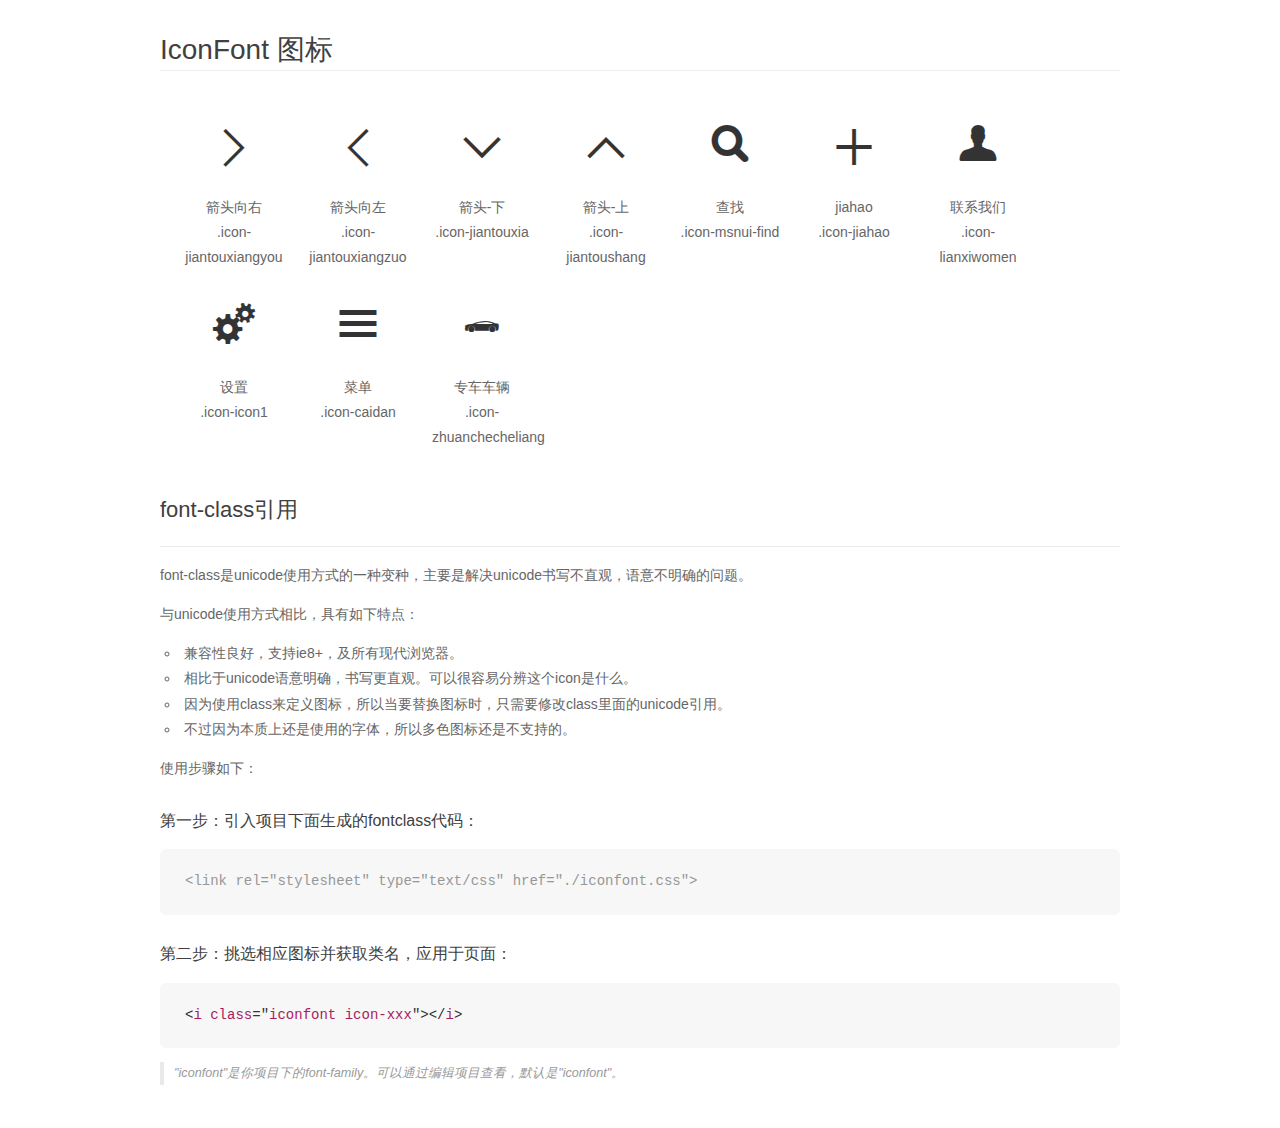
<file: 保时捷/Porsche911/font/demo_fontclass.html>
<!DOCTYPE html>
<html>
<head>
    <meta charset="utf-8"/>
    <title>IconFont</title>
    <link rel="stylesheet" href="demo.css">
    <link rel="stylesheet" href="iconfont.css">
</head>
<body>
    <div class="main markdown">
        <h1>IconFont 图标</h1>
        <ul class="icon_lists clear">
            
                <li>
                <i class="icon iconfont icon-jiantouxiangyou"></i>
                    <div class="name">箭头向右</div>
                    <div class="fontclass">.icon-jiantouxiangyou</div>
                </li>
            
                <li>
                <i class="icon iconfont icon-jiantouxiangzuo"></i>
                    <div class="name">箭头向左</div>
                    <div class="fontclass">.icon-jiantouxiangzuo</div>
                </li>
            
                <li>
                <i class="icon iconfont icon-jiantouxia"></i>
                    <div class="name">箭头-下</div>
                    <div class="fontclass">.icon-jiantouxia</div>
                </li>
            
                <li>
                <i class="icon iconfont icon-jiantoushang"></i>
                    <div class="name">箭头-上</div>
                    <div class="fontclass">.icon-jiantoushang</div>
                </li>
            
                <li>
                <i class="icon iconfont icon-msnui-find"></i>
                    <div class="name">查找</div>
                    <div class="fontclass">.icon-msnui-find</div>
                </li>
            
                <li>
                <i class="icon iconfont icon-jiahao"></i>
                    <div class="name">jiahao</div>
                    <div class="fontclass">.icon-jiahao</div>
                </li>
            
                <li>
                <i class="icon iconfont icon-lianxiwomen"></i>
                    <div class="name">联系我们</div>
                    <div class="fontclass">.icon-lianxiwomen</div>
                </li>
            
                <li>
                <i class="icon iconfont icon-icon1"></i>
                    <div class="name">设置</div>
                    <div class="fontclass">.icon-icon1</div>
                </li>
            
                <li>
                <i class="icon iconfont icon-caidan"></i>
                    <div class="name">菜单</div>
                    <div class="fontclass">.icon-caidan</div>
                </li>
            
                <li>
                <i class="icon iconfont icon-zhuanchecheliang"></i>
                    <div class="name">专车车辆</div>
                    <div class="fontclass">.icon-zhuanchecheliang</div>
                </li>
            
        </ul>

        <h2 id="font-class-">font-class引用</h2>
        <hr>

        <p>font-class是unicode使用方式的一种变种，主要是解决unicode书写不直观，语意不明确的问题。</p>
        <p>与unicode使用方式相比，具有如下特点：</p>
        <ul>
        <li>兼容性良好，支持ie8+，及所有现代浏览器。</li>
        <li>相比于unicode语意明确，书写更直观。可以很容易分辨这个icon是什么。</li>
        <li>因为使用class来定义图标，所以当要替换图标时，只需要修改class里面的unicode引用。</li>
        <li>不过因为本质上还是使用的字体，所以多色图标还是不支持的。</li>
        </ul>
        <p>使用步骤如下：</p>
        <h3 id="-fontclass-">第一步：引入项目下面生成的fontclass代码：</h3>


        <pre><code class="lang-js hljs javascript"><span class="hljs-comment">&lt;link rel="stylesheet" type="text/css" href="./iconfont.css"&gt;</span></code></pre>
        <h3 id="-">第二步：挑选相应图标并获取类名，应用于页面：</h3>
        <pre><code class="lang-css hljs">&lt;<span class="hljs-selector-tag">i</span> <span class="hljs-selector-tag">class</span>="<span class="hljs-selector-tag">iconfont</span> <span class="hljs-selector-tag">icon-xxx</span>"&gt;&lt;/<span class="hljs-selector-tag">i</span>&gt;</code></pre>
        <blockquote>
        <p>"iconfont"是你项目下的font-family。可以通过编辑项目查看，默认是"iconfont"。</p>
        </blockquote>
    </div>
</body>
</html>
</file>
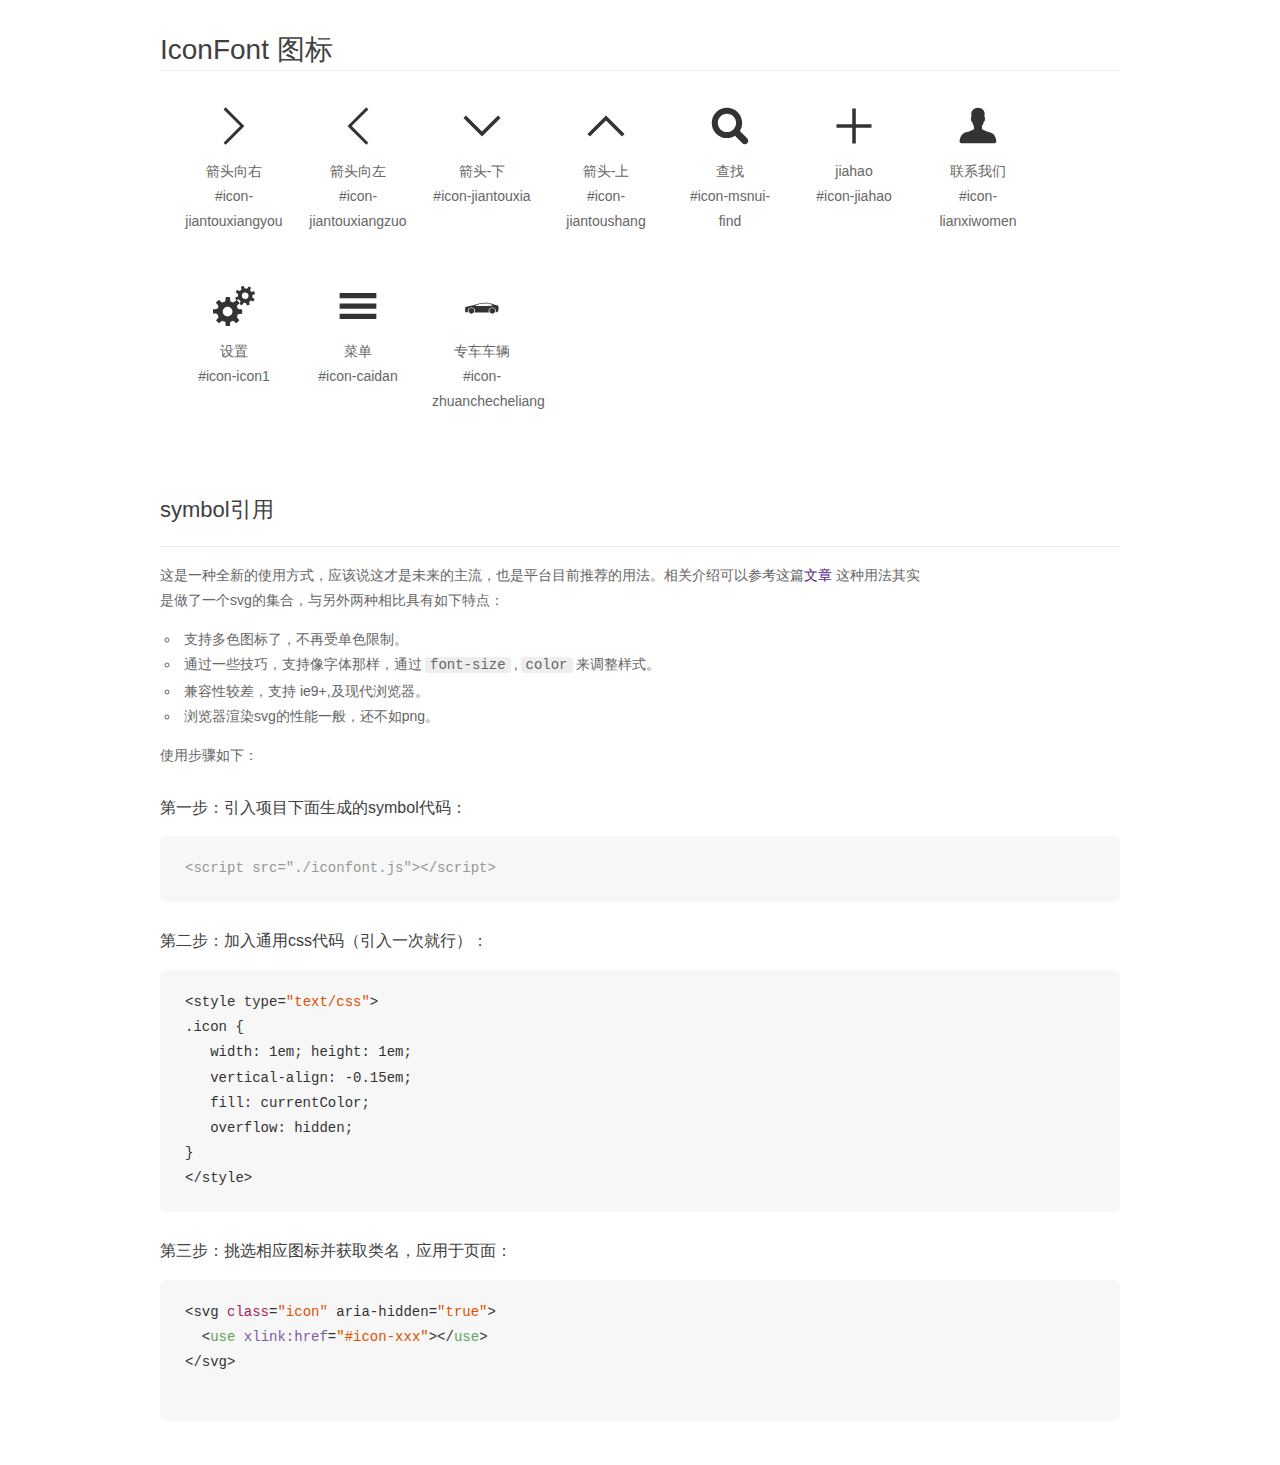
<file: 保时捷/Porsche911/font/demo_symbol.html>
<!DOCTYPE html>
<html>
<head>
    <meta charset="utf-8"/>
    <title>IconFont</title>
    <link rel="stylesheet" href="demo.css">
    <script src="iconfont.js"></script>

    <style type="text/css">
        .icon {
          /* 通过设置 font-size 来改变图标大小 */
          width: 1em; height: 1em;
          /* 图标和文字相邻时，垂直对齐 */
          vertical-align: -0.15em;
          /* 通过设置 color 来改变 SVG 的颜色/fill */
          fill: currentColor;
          /* path 和 stroke 溢出 viewBox 部分在 IE 下会显示
             normalize.css 中也包含这行 */
          overflow: hidden;
        }

    </style>
</head>
<body>
    <div class="main markdown">
        <h1>IconFont 图标</h1>
        <ul class="icon_lists clear">
            
                <li>
                    <svg class="icon" aria-hidden="true">
                        <use xlink:href="#icon-jiantouxiangyou"></use>
                    </svg>
                    <div class="name">箭头向右</div>
                    <div class="fontclass">#icon-jiantouxiangyou</div>
                </li>
            
                <li>
                    <svg class="icon" aria-hidden="true">
                        <use xlink:href="#icon-jiantouxiangzuo"></use>
                    </svg>
                    <div class="name">箭头向左</div>
                    <div class="fontclass">#icon-jiantouxiangzuo</div>
                </li>
            
                <li>
                    <svg class="icon" aria-hidden="true">
                        <use xlink:href="#icon-jiantouxia"></use>
                    </svg>
                    <div class="name">箭头-下</div>
                    <div class="fontclass">#icon-jiantouxia</div>
                </li>
            
                <li>
                    <svg class="icon" aria-hidden="true">
                        <use xlink:href="#icon-jiantoushang"></use>
                    </svg>
                    <div class="name">箭头-上</div>
                    <div class="fontclass">#icon-jiantoushang</div>
                </li>
            
                <li>
                    <svg class="icon" aria-hidden="true">
                        <use xlink:href="#icon-msnui-find"></use>
                    </svg>
                    <div class="name">查找</div>
                    <div class="fontclass">#icon-msnui-find</div>
                </li>
            
                <li>
                    <svg class="icon" aria-hidden="true">
                        <use xlink:href="#icon-jiahao"></use>
                    </svg>
                    <div class="name">jiahao</div>
                    <div class="fontclass">#icon-jiahao</div>
                </li>
            
                <li>
                    <svg class="icon" aria-hidden="true">
                        <use xlink:href="#icon-lianxiwomen"></use>
                    </svg>
                    <div class="name">联系我们</div>
                    <div class="fontclass">#icon-lianxiwomen</div>
                </li>
            
                <li>
                    <svg class="icon" aria-hidden="true">
                        <use xlink:href="#icon-icon1"></use>
                    </svg>
                    <div class="name">设置</div>
                    <div class="fontclass">#icon-icon1</div>
                </li>
            
                <li>
                    <svg class="icon" aria-hidden="true">
                        <use xlink:href="#icon-caidan"></use>
                    </svg>
                    <div class="name">菜单</div>
                    <div class="fontclass">#icon-caidan</div>
                </li>
            
                <li>
                    <svg class="icon" aria-hidden="true">
                        <use xlink:href="#icon-zhuanchecheliang"></use>
                    </svg>
                    <div class="name">专车车辆</div>
                    <div class="fontclass">#icon-zhuanchecheliang</div>
                </li>
            
        </ul>


        <h2 id="symbol-">symbol引用</h2>
        <hr>

        <p>这是一种全新的使用方式，应该说这才是未来的主流，也是平台目前推荐的用法。相关介绍可以参考这篇<a href="">文章</a>
        这种用法其实是做了一个svg的集合，与另外两种相比具有如下特点：</p>
        <ul>
          <li>支持多色图标了，不再受单色限制。</li>
          <li>通过一些技巧，支持像字体那样，通过<code>font-size</code>,<code>color</code>来调整样式。</li>
          <li>兼容性较差，支持 ie9+,及现代浏览器。</li>
          <li>浏览器渲染svg的性能一般，还不如png。</li>
        </ul>
        <p>使用步骤如下：</p>
        <h3 id="-symbol-">第一步：引入项目下面生成的symbol代码：</h3>
        <pre><code class="lang-js hljs javascript"><span class="hljs-comment">&lt;script src="./iconfont.js"&gt;&lt;/script&gt;</span></code></pre>
        <h3 id="-css-">第二步：加入通用css代码（引入一次就行）：</h3>
        <pre><code class="lang-js hljs javascript">&lt;style type=<span class="hljs-string">"text/css"</span>&gt;
.icon {
   width: <span class="hljs-number">1</span>em; height: <span class="hljs-number">1</span>em;
   vertical-align: <span class="hljs-number">-0.15</span>em;
   fill: currentColor;
   overflow: hidden;
}
&lt;<span class="hljs-regexp">/style&gt;</span></code></pre>
        <h3 id="-">第三步：挑选相应图标并获取类名，应用于页面：</h3>
        <pre><code class="lang-js hljs javascript">&lt;svg <span class="hljs-class"><span class="hljs-keyword">class</span></span>=<span class="hljs-string">"icon"</span> aria-hidden=<span class="hljs-string">"true"</span>&gt;<span class="xml"><span class="hljs-tag">
  &lt;<span class="hljs-name">use</span> <span class="hljs-attr">xlink:href</span>=<span class="hljs-string">"#icon-xxx"</span>&gt;</span><span class="hljs-tag">&lt;/<span class="hljs-name">use</span>&gt;</span>
</span>&lt;<span class="hljs-regexp">/svg&gt;
        </span></code></pre>
    </div>
</body>
</html>
</file>
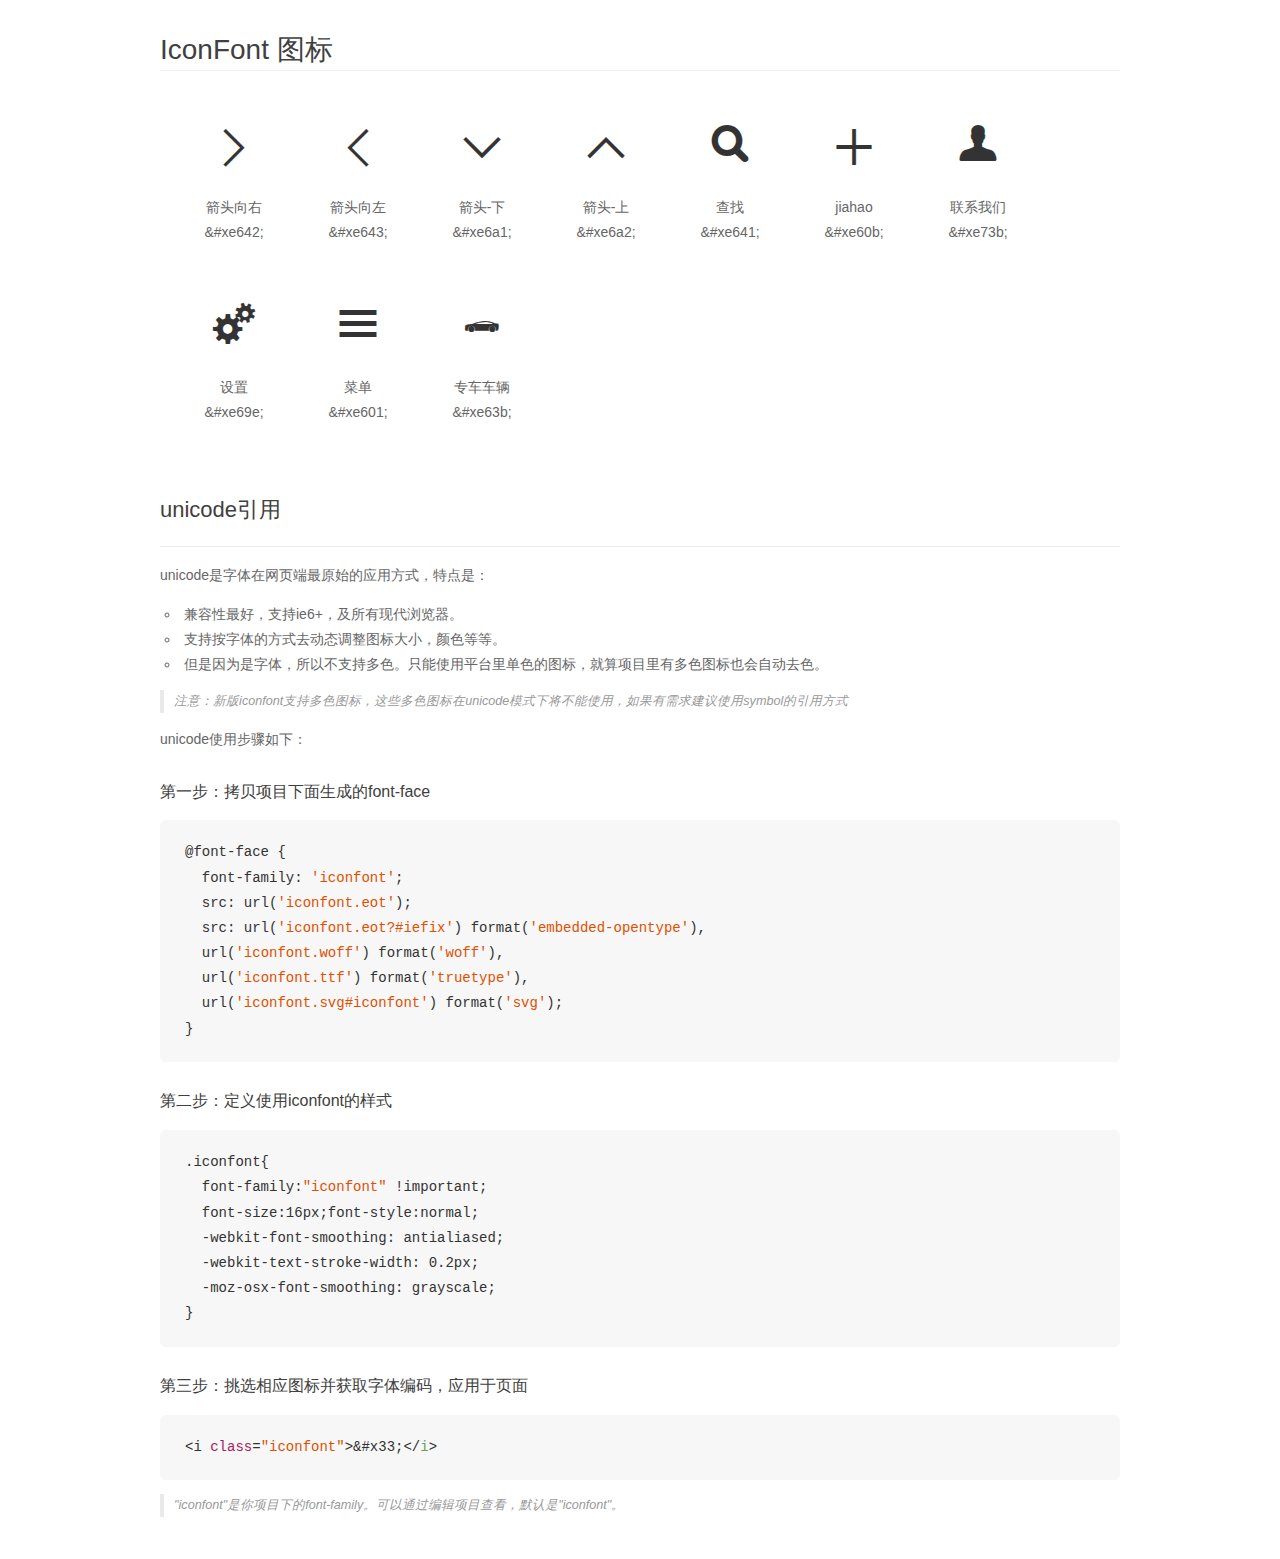
<file: 保时捷/Porsche911/font/demo_unicode.html>
<!DOCTYPE html>
<html>
<head>
    <meta charset="utf-8"/>
    <title>IconFont</title>
    <link rel="stylesheet" href="demo.css">

    <style type="text/css">

        @font-face {font-family: "iconfont";
          src: url('iconfont.eot'); /* IE9*/
          src: url('iconfont.eot#iefix') format('embedded-opentype'), /* IE6-IE8 */
          url('iconfont.woff') format('woff'), /* chrome, firefox */
          url('iconfont.ttf') format('truetype'), /* chrome, firefox, opera, Safari, Android, iOS 4.2+*/
          url('iconfont.svg#iconfont') format('svg'); /* iOS 4.1- */
        }

        .iconfont {
          font-family:"iconfont" !important;
          font-size:16px;
          font-style:normal;
          -webkit-font-smoothing: antialiased;
          -webkit-text-stroke-width: 0.2px;
          -moz-osx-font-smoothing: grayscale;
        }

    </style>
</head>
<body>
    <div class="main markdown">
        <h1>IconFont 图标</h1>
        <ul class="icon_lists clear">
            
                <li>
                <i class="icon iconfont">&#xe642;</i>
                    <div class="name">箭头向右</div>
                    <div class="code">&amp;#xe642;</div>
                </li>
            
                <li>
                <i class="icon iconfont">&#xe643;</i>
                    <div class="name">箭头向左</div>
                    <div class="code">&amp;#xe643;</div>
                </li>
            
                <li>
                <i class="icon iconfont">&#xe6a1;</i>
                    <div class="name">箭头-下</div>
                    <div class="code">&amp;#xe6a1;</div>
                </li>
            
                <li>
                <i class="icon iconfont">&#xe6a2;</i>
                    <div class="name">箭头-上</div>
                    <div class="code">&amp;#xe6a2;</div>
                </li>
            
                <li>
                <i class="icon iconfont">&#xe641;</i>
                    <div class="name">查找</div>
                    <div class="code">&amp;#xe641;</div>
                </li>
            
                <li>
                <i class="icon iconfont">&#xe60b;</i>
                    <div class="name">jiahao</div>
                    <div class="code">&amp;#xe60b;</div>
                </li>
            
                <li>
                <i class="icon iconfont">&#xe73b;</i>
                    <div class="name">联系我们</div>
                    <div class="code">&amp;#xe73b;</div>
                </li>
            
                <li>
                <i class="icon iconfont">&#xe69e;</i>
                    <div class="name">设置</div>
                    <div class="code">&amp;#xe69e;</div>
                </li>
            
                <li>
                <i class="icon iconfont">&#xe601;</i>
                    <div class="name">菜单</div>
                    <div class="code">&amp;#xe601;</div>
                </li>
            
                <li>
                <i class="icon iconfont">&#xe63b;</i>
                    <div class="name">专车车辆</div>
                    <div class="code">&amp;#xe63b;</div>
                </li>
            
        </ul>
        <h2 id="unicode-">unicode引用</h2>
        <hr>

        <p>unicode是字体在网页端最原始的应用方式，特点是：</p>
        <ul>
        <li>兼容性最好，支持ie6+，及所有现代浏览器。</li>
        <li>支持按字体的方式去动态调整图标大小，颜色等等。</li>
        <li>但是因为是字体，所以不支持多色。只能使用平台里单色的图标，就算项目里有多色图标也会自动去色。</li>
        </ul>
        <blockquote>
        <p>注意：新版iconfont支持多色图标，这些多色图标在unicode模式下将不能使用，如果有需求建议使用symbol的引用方式</p>
        </blockquote>
        <p>unicode使用步骤如下：</p>
        <h3 id="-font-face">第一步：拷贝项目下面生成的font-face</h3>
        <pre><code class="lang-js hljs javascript">@font-face {
  font-family: <span class="hljs-string">'iconfont'</span>;
  src: url(<span class="hljs-string">'iconfont.eot'</span>);
  src: url(<span class="hljs-string">'iconfont.eot?#iefix'</span>) format(<span class="hljs-string">'embedded-opentype'</span>),
  url(<span class="hljs-string">'iconfont.woff'</span>) format(<span class="hljs-string">'woff'</span>),
  url(<span class="hljs-string">'iconfont.ttf'</span>) format(<span class="hljs-string">'truetype'</span>),
  url(<span class="hljs-string">'iconfont.svg#iconfont'</span>) format(<span class="hljs-string">'svg'</span>);
}
</code></pre>
        <h3 id="-iconfont-">第二步：定义使用iconfont的样式</h3>
        <pre><code class="lang-js hljs javascript">.iconfont{
  font-family:<span class="hljs-string">"iconfont"</span> !important;
  font-size:<span class="hljs-number">16</span>px;font-style:normal;
  -webkit-font-smoothing: antialiased;
  -webkit-text-stroke-width: <span class="hljs-number">0.2</span>px;
  -moz-osx-font-smoothing: grayscale;
}
</code></pre>
        <h3 id="-">第三步：挑选相应图标并获取字体编码，应用于页面</h3>
        <pre><code class="lang-js hljs javascript">&lt;i <span class="hljs-class"><span class="hljs-keyword">class</span></span>=<span class="hljs-string">"iconfont"</span>&gt;&amp;#x33;<span class="xml"><span class="hljs-tag">&lt;/<span class="hljs-name">i</span>&gt;</span></span></code></pre>

        <blockquote>
        <p>"iconfont"是你项目下的font-family。可以通过编辑项目查看，默认是"iconfont"。</p>
        </blockquote>
    </div>


</body>
</html>
</file>
<file: 保时捷/Porsche/css/base.css>
@charset "UTF-8";
/*css 初始化 */
html, body, ul, li, ol, dl, dd, dt, p, h1, h2, h3, h4, h5, h6, form, fieldset, legend, img {
    margin: 0;
    padding: 0;
}

/*各浏览器显示不同，去掉蓝色边框*/
fieldset, img, input, button {
    border: none;
    padding: 0;
    margin: 0;
    outline-style: none;
}

ul, ol {
    list-style: none;
}

/*统一组合框的默认样式*/
input {
    padding-top: 0;
    padding-bottom: 0;
    font-family: "SimSun", "宋体";
}

select, input, button {
    vertical-align: middle;
}

select, input, textarea {
    font-size: 12px;
    margin: 0;
}

/*防止拖动 影响布局*/
textarea {
    resize: none;
}

/*去掉行内替换元素空白缝隙*/
img {
    border: 0;
    vertical-align: middle;
}

table {
    border-collapse: collapse;
}

body {
    font: 12px/150% Arial, Verdana, "\5b8b\4f53"; /*宋体 unicode */
    font-family: "PFranklinGothicCnd",Arial,黑体,SimHei,宋体,SimSun,sans-serif;
    color: #111111;
    background: #fff;
}

/*清除浮动*/
.clearfix:before, .clearfix:after {
    content: "";
    display: table;
}

.clearfix:after {
    clear: both;
}

.clearfix {
    *zoom: 1; /*IE/7/6*/
}

a {
    color: #666;
    text-decoration: none;
}

a:hover {
    color: #CC0000;
}

h1, h2, h3, h4, h5, h6 {
    text-decoration: none;
    font-weight: normal;
}

s, i, em {
    font-style: normal;
    text-decoration: none;
}

/*京东色*/
.col-red {
    color: #C81623 !important;
}

/*公共类*/
.w {
    /*版心 提取 */
    width: 1155px;
    margin: 0 auto;
}

.fl {
    float: left;
}

.fr {
    float: right;
}

.al {
    text-align: left;
}

.ac {
    text-align: center;
}

.ar {
    text-align: right;
}

.hide {
    display: none;
}
li {
    list-style: none;
}
</file>
<file: 保时捷/Porsche/css/index.css>
/*logo开始*/
.header {
    height: 50px;
    border-bottom: 1px solid rgb(223, 223, 223);
    padding-top: 22px;
}

.m-01-dealer-search-form {
    width: 170px;
    height: 100px;
    background-color: #f2f2f2;
    position: absolute;
    top: 0;
    right: 96px;
    border-left: 50px solid #fff;
    padding: 15px;
    /*padding-top: 20px;*/
}

.m-01-dealer-search-form input {
    width: 158px;
    height: 28px;
    border: 1px solid #DFDFDF;
    border-radius: 4px;
    margin-bottom: 10px;
    padding-left: 5px;
    padding-right: 5px;
    position: relative;
}

.icon-danjiantou, .icon-sousuokuangsousuo {
    position: absolute;
    top: 20px;
    right: 23px;
    font-size: 12px;
!important
}

.icon-sousuokuangsousuo {
    top: 63px;
}

.m-01-dealer-search-form a {
    font-size: 14px;
    color: #2a4b6d;
    display: block;
    margin-top: 5px;
    padding-left: 5px;
    padding-right: 70px;
    position: relative;
}

.m-01-dealer-search-form a i {
    position: absolute;
    right: 6px;

}

.m-01-dealer-search-form2 {
    width: 170px;
    height: 40px;
    background-color: #2a4b6d;
    position: absolute;
    top: 130px;
    right: 96px;
    padding: 0 15px;
    z-index: 777;
}

.peizhi {
    width: 1300px;
    height: 300px;
    background-color: #2a4b6d;
    position: absolute;
    top: 0px;
    right: 0px;
    z-index: 5;
    padding-left: 400px;
    display: none;
}

.m-01-dealer-search-form2 a {
    line-height: 40px;
    font-size: 14px;
    color: #fff;
    padding-left: 5px;
    display: block;
    position: relative;
    z-index: 999;
}

.m-01-dealer-search-form2:hover {
    display: block;
}

.m-01-dealer-search-form2 a i {
    position: absolute;
    right: 6px;
    z-index: 999;

}

.header .logo {
    width: 132px;
    height: 53px;
    margin: 0 auto;
    z-index: 20;
}

.header .logo a {
    display: block;
    height: 53px;
    width: 100px;
    margin-left: 16px;
    text-indent: -99999px;
    border: 10px solid #fff;
    background: url("../images/lowres-s517f9d24f8.png") 0 -1768px no-repeat;
    overflow: hidden;
    position: absolute;
    top: 13px;
}

.uls {
    height: 300px;
    position: absolute;
    right: 50px;

}

.peizhi ul {
    float: left;
    color: #fff;
    width: 260px;
    margin: 0 10px;
    border-top: 1px solid rgba(255, 255, 255, .2);
}

.peizhi li {
    height: 42px;
    font-size: 16px;
    line-height: 42px;
    /*background-color: rgba(255,255,255,.1);*/
    /*margin: 2px;*/
    border-bottom: 1px solid rgba(255, 255, 255, .2);
    border-left: none;
    border-right: none;
    position: relative;
}

.peizhi li .icon-danjiantou {
    position: absolute;
    top: 0;
    right: 5px;
    font-size: 12px;
}

.peizhi h2 {
    text-align: right;
    margin-top: 10px;
    padding-right: 250px;
    padding-bottom: 20px;
    padding-top: 50px;
    color: #fff;
}

/*logo结束*/

/*主导航开始*/
.main-navigation {
    height: 43px;
    line-height: 43px;
    margin-top: 14px;
}

.all, .menu-right {
    display: inline-block;
}

.menu {
    display: inline-block;
    padding: 0 20px 0 20px;
}

.main-navigation .all .all-a {
    display: inline-block;
    height: 17px;
    width: 85px;
    line-height: 17px;
    margin-top: 13px;
    border-right: 1px solid black;
}

.main-navigation a {
    font-size: 14px;
    color: black;
}

/*第一块*/
#thbox01 {
    width: 378px;
    height: 742px;
    border: 1px solid #DFDFDF;
    display: none;
    position: absolute;
    top: 130px;
    left: 62px;
    z-index: 9999;
    background-color: #fff;
}

#thbox01 em {
    width: 19px;
    height: 10px;
    position: absolute;
    background-color: #fff;
    z-index: 9999;
    top: -10px;
    left: 50px;
    background: url("../images/lowres-s517f9d24f8.png") 0 -2731px no-repeat;
}

#thbox01 .tha {
    display: block;
    height: 84px;
    line-height: 84px;
    border-bottom: 1px solid #DFDFDF;
    line-height: 84px;
}

#thbox01 a span {
    float: left;
}

#thbox01 .tha b {
    float: right;
    margin-right: -128px;
}

#thbox01 .tha i {
    width: 108px;
    height: 38px;
    background: url("../images/lowres-s517f9d24f8.png") 0 -351px no-repeat;
    float: right;
    margin: 22px 30px 0 0;
}

#thbox01 #lqqitem01 {
    width: 324px;
    padding-left: 32px;
    padding-right: 22px;
}

#thbox01 #lqqitem02 {
    width: 324px;
    padding-left: 32px;
    padding-right: 22px;
}

#thbox01 #lqqitem03 {
    width: 324px;
    padding-left: 32px;
    padding-right: 22px;
}

#thbox01 #lqqitem04 {
    width: 324px;
    padding-left: 32px;
    padding-right: 22px;
}

#thbox01 #lqqitem05 {
    width: 324px;
    padding-left: 32px;
    padding-right: 22px;
}

/*第一块中的第二级menu样式*/
.sub-menu {
    width: 300px;
    height: 172px;
    border-top: 1px solid #DEDEDE;
    border-left: 1px solid #DEDEDE;
    display: none;
    position: absolute;
    z-index: 9999;
    background-color: #fff;
    top: -1px;
    left: 378px;
}

.menu-item {
    height: 42px;
    width: 265px;
    padding-left: 35px;
    line-height: 42px;
    border-bottom: 1px solid #DEDEDE;
    /*position: relative;*/
    background-color: #fff;
}

.last {
    border-bottom: 0;
}

.sub-menu .menu-item a b {
    position: absolute;
    right: 15px;
    font-size: 14px;
    z-index: 999;
    /*background-color: #fff;*/

}

#lqqitem04 #lqq4 {
    top: 120px;
}

#lqqitem05 #lqq5 {
    top: 120px;
}

/*后四块*/
#thbox02 {
    display: none;
    position: absolute;
    top: 120px;
    left: 190px;
    z-index: 9999;
    background-color: #fff;

}

#thbox02 span {
    width: 19px;
    height: 10px;
    position: absolute;
    z-index: 9999;
    background-color: #fff;
    top: 0px;
    left: 50px;
    background: url("../images/lowres-s517f9d24f8.png") 0 -2731px no-repeat;
}

#thbox03 {
    display: none;
    position: absolute;
    z-index: 9999;
    background-color: #fff;
    top: 120px;
    left: 350px;
}

#thbox03 span {
    width: 19px;
    height: 10px;
    position: absolute;
    z-index: 9999;
    background-color: #fff;
    top: 0px;
    left: 50px;
    background: url("../images/lowres-s517f9d24f8.png") 0 -2731px no-repeat;
}

#thbox04 {
    display: none;
    position: absolute;
    z-index: 9999;
    background-color: #fff;
    top: 120px;
    left: 470px;
}

#thbox04 span {
    width: 19px;
    height: 10px;
    position: absolute;
    z-index: 9999;
    background-color: #fff;

    top: 0px;
    left: 50px;
    background: url("../images/lowres-s517f9d24f8.png") 0 -2731px no-repeat;
}

#thbox05 {
    display: none;
    position: absolute;
    z-index: 9999;
    background-color: #fff;
    top: 120px;
    left: 590px;
}

#thbox05 span {
    width: 19px;
    height: 10px;
    position: absolute;
    z-index: 9999;
    background-color: #fff;

    top: 0px;
    left: 50px;
    background: url("../images/lowres-s517f9d24f8.png") 0 -2731px no-repeat;
}

#thbox02 .thitem, #thbox03 .thitem, #thbox04 .thitem, #thbox05 .thitem {
    margin-top: 9px;
    width: 218px;
    /*padding-left: 15px;*/
    /*padding-right: 15px;*/
    border: 1px solid #DFDFDF;
}

#thbox04 .thitem {
    width: 274px;
}

#thbox05 .thitem {
    width: 174px;
}

#thbox02 a, #thbox03 a, #thbox04 a, #thbox05 a {
    padding-left: 15px;
    line-height: 42px;
    display: block;
    border-bottom: 1px solid #DFDFDF;
    color: #272727;
    cursor: pointer;
}

#thbox02 .thitem .lasta, #thbox03 .thitem .lasta, #thbox04 .thitem .lasta, #thbox05 .thitem .lasta {
    border-bottom: 0;
}

/*详情页*/

.sub-menu .menu-item .public {
    width: 580px;
    height: 742px;
    border: 1px solid #DFDFDF;
    position: absolute;
    z-index: 9999;
    left: 300px;
    top: -1px;
    display: none;
    background-color: #fff;

}

/*详情图片s*/
.sub-menu .menu-item .public .top1 a {
    height: 240px;
    /*background: darkcyan;*/
    display: block;
    background: url("../images/p1.jpg");
}

.sub-menu .menu-item .public .top2 a {
    height: 240px;
    /*background: darkcyan;*/
    display: block;
    background: url("../images/p2.jpg");
}

.sub-menu .menu-item .public .top3 a {
    height: 240px;
    /*background: darkcyan;*/
    display: block;
    background: url("../images/p3.jpg");
}

.sub-menu .menu-item .public .top4 a {
    height: 240px;
    /*background: darkcyan;*/
    display: block;
    background: url("../images/p4.jpg");
}

.sub-menu .menu-item .public .top5 a {
    height: 240px;
    /*background: darkcyan;*/
    display: block;
    background: url("../images/p5.jpg");
}

.sub-menu .menu-item .public .top6 a {
    height: 240px;
    /*background: darkcyan;*/
    display: block;
    background: url("../images/p6.jpg");
}

/*详情图片e*/
.sub-menu .menu-item .public .left {
    float: left;
    margin-left: 26px;
}

.sub-menu .menu-item .public .left a {
    display: block;
    line-height: 40px;
}

.sub-menu .menu-item .public .left .a01 {
    line-height: 40px;
    margin: 30px 0 10px 0;
    font-size: 24px;
    color: #000;
    font-weight: 600;
}

.sub-menu .menu-item .public .left a i {
    float: left;
    margin-right: 10px;
}

.sub-menu .menu-item .public .left button {
    width: 87px;
    height: 37px;
    background-color: #990000;
    color: #fff;
    margin-top: 14px;
}

.sub-menu .menu-item .public .right {
    float: left;
    margin-top: 93px;
    margin-left: 100px;
    border-left: 1px solid #DFDFDF;
    padding-left: 18px;
}

.sub-menu .menu-item .public .right b {
    display: block;
    line-height: normal;
}

.sub-menu .menu-item .public .right i {
    display: block;
    margin-bottom: 10px;
}

/*banner区域-----------------------------------*/
.xcul {
    position: absolute;
    list-style: none;
    width: 10000px;
}

.xcul li {
    float: left;
    overflow: hidden;
    position: relative;
    width: 1366px;
}

.xcall {
    width: 1366px;
    overflow: hidden;
    position: relative;
}

.xcscreen {
    width: 1366px;
    height: 518px;
}

#xcarr span {
    width: 40px;
    height: 60px;
    position: absolute;
    left: 5px;
    top: 45%;
    margin-top: -20px;
    background: #000;
    cursor: pointer;
    line-height: 60px;
    text-align: center;
    font-weight: bold;
    font-family: '黑体';
    font-size: 30px;
    color: #fff;
    border-radius: 2px 2px 2px 2px;
    opacity: 0.5;
}

#xcarr #xcright {
    right: 5px;
    left: auto;
}

#xcarr {
    display: none;
}

#xcright:hover, #xcleft:hover {
    background-color: red;
    opacity: 0.8;
}

.xcTitle:hover span:hover {
    color: red;
}

.xcol {
    position: absolute;
    bottom: 20px;
    left: 50%;
    margin-left: -500px;
}

.xcol li {
    float: left;
    width: 200px;
    height: 100px;
    overflow: hidden;
    border: 1px solid rgba(255, 255, 255, .3);
    box-shadow: 2px 2px 10px #1f1f1f inset;
    bottom: 10px;
    margin: 0 2px;
    position: relative;
}

.xcol li img {
    width: 272px;
    height: 102px;
    margin-left: -36px;
}

.xcol span {
    position: absolute;
    width: 204px;
    height: 104px;
    background-color: rgba(0, 0, 0, .6);
    top: 0;
    left: 0;
}

.xcol .Scurrent {
    background-color: rgba(0, 0, 0, 0);

}

.xcTitle {
    position: absolute;
    top: 30px;
    right: 400px;
    height: 50px;
    line-height: 44px;
    font-size: 44px;
    font-weight: 700;
}

.xcTitle span {
    font: 700 32px "宋体";
    position: absolute;
    width: 700px;
    top: 50px;
    /*right: 133px;*/
    line-height: 32px;
    color: black;
    cursor: pointer;

}

/*banner区域-----------------------------------*/

/*slogo区域*/
.serve {
    padding-left: 97px;
    padding-right: 97px;
}

.serve-center {
    width: 1160px;
    vertical-align: top;
    position: relative;
    text-align: center;
    font-size: initial;
    padding-top: 20px;
    padding-bottom: 25px;
    border-bottom: 1px solid rgb(204, 204, 204);
    line-height: 40px;
}

.serve-center a {
    height: 40px;
    padding-left: 50px;
    margin-right: 21px;
    margin-left: 21px;
    display: inline-block;
    line-height: 40px;
    cursor: pointer;
    position: relative;
    color: rgb(58, 107, 155);
}

.serve-center span {
    font-size: 0.875em;
    font-family: Arial, 黑体, SimHei, 宋体, SimSun, sans-serif;
}

.serve-center a i {
    width: 40px;
    height: 40px;
    position: absolute;
    /*font-size: 16px;*/
    color: #fff;
    border-radius: 4px;
    background-color: rgb(58, 107, 155);
    left: 0px;
}

.compare {
    width: 1160px;
    height: 159px;
    padding-left: 97px;
    padding-right: 97px;
    position: relative;
    clear: both;
    box-sizing: border-box;
    margin: 0 auto;
}

.compare-ul {
    width: 855px;
    height: 92px;
    position: relative;
    margin: 1em auto;
    /*overflow: hidden;*/
}

.compare li {
    width: 171px;
    float: left;
}

.compare-title {
    width: 171px;
    color: rgb(27, 29, 31);
    text-align: center;
    padding-top: 1%;
    padding-bottom: 1%;
    display: table-cell;
    float: none ! important;
    vertical-align: top;
}

.compare-car {
    position: relative;
    margin: 0px auto;
    text-align: left;
    width: 171px;
    height: 92px;
}

.compare-box {
    background-color: #fff;
}

.compare-content {
    position: absolute;
    top: -110px;
    height: 220px;
    width: 171px;
    border: 1px solid #CCCCCC;
    border-radius: 8px;
    display: none;
    z-index: 999;
    /*display: block;*/
}

.compare-car img {
    width: 100%;
    height: auto;
    vertical-align: middle;
}

.compare-a {
    display: block;
    padding-left: 15%;
    padding-bottom: 1em;
    padding-top: 10px;
    color: rgb(27, 29, 31);
    transition: color 0.24s ease 0s;
    position: relative;
}

.compare-a i {
    position: absolute;
    left: 13px;
    font-size: 12px;
    top: 10px;
}

.compare-a:hover {
    color: #CD0100;
}

.compare-a span {
    font-size: 12px;
    font-family: Arial, 黑体, SimHei, 宋体, SimSun, sans-serif;
}

/*内容样式*/

.bigBox {
    margin-top: 10px;
    margin-bottom: 20px;
    height: 296px;
    /*background-color: #0e4ff5;*/
    width: 1171px;
    overflow: hidden;
    position: relative;
}

.bigBox ul {
    width: 3000px;
    position: absolute;
    top: 0;
    left: 0;
}

#imgList li {
    float: left;
    display: inline-block;
}

.alone_li {
    margin-right: 5px;
}

.xz-img {
    width: 289px;
    height: 216px;
    overflow: hidden;
    position: relative;
}

.bigBox a {
    display: inline-block;
    position: relative;
}

.bigBox img {
    position: absolute;
    top: 0;
    left: 0;
    -webkit-transform: scale(1) translateZ(0);
    -webkit-transition: -webkit-transform .75s;
    transform: scale(1) translateZ(0);
    transition: transform .75s
}

.buttom_box {
    height: 5px;
    width: 289px;
    background-color: #C81623;
    position: absolute;
    bottom: 0;
    left: 0;
    display: none;
}

.play_box {
    position: absolute;
    left: 40%;
    top: 35%;
    display: none;
}

.img-box:hover img {
    -webkit-transform: scale(1.07) translateZ(0);
    -webkit-transition: -webkit-transform .75s cubic-bezier(0, 1, .75, 1);
    transform: scale(1.07) translateZ(0);
    transition: transform .75s cubic-bezier(0, 1, .75, 1)
}

.jies a {
    width: 249px;
    height: 40px;
    /*text-align: center;*/
    padding: 20px;
    font-size: 14px;
    color: black;
}

.bigBox li:hover .jies a {
    color: #C81623;
}

.jies i {
    /*font-family: 宋体;*/
    font-size: 16px;
    font-weight: 700;
    color: #C81623;
    padding-right: 10px;
}

#arr {
    display: none;
}

#arr span {
    width: 26px;
    height: 50px;
    position: absolute;
    top: 50%;
    margin-top: -60px;
    background: #000;
    cursor: pointer;
    line-height: 50px;
    text-align: center;
    font-weight: bold;
    font-size: 24px;
    color: #fff;
    opacity: 0.3;
}

#arr #right {
    right: 0px;
    left: auto;
}

/*保时捷中国精彩瞬间*/
.content-headline:before {
    content: '';
    border-top: 1px solid #ccc;
    font-size: 0;
    position: absolute;
    top: 49.5%;
    right: 0;
    left: 0;
    height: 1px;
    overflow: hidden;
    z-index: -1
}

.content-headline {
    position: relative;
    z-index: 1;
    text-align: center
}

.content-headline span {
    padding-left: 27px;
    padding-right: 27px;
    font-size: 24px;
    line-height: 37px;
    background-color: #fff;
    display: inline-block;
    height: 100%;
    z-index: 1;
}

/*  图片展示区域*/
.tupian {
    margin-top: 40px;
}

.tupian:hover {
    cursor: pointer;
}

.tupian-left {
    position: relative;
}

.tupian-middle {
    margin: 0 4px;
    position: relative;
}

.tupian-right {
    position: relative;
}

.tupian-left-top {
    width: 382px;
    height: 271px;
    margin-bottom: 2px;
    overflow: hidden;
}

.small {
    width: 189px;
    height: 145px;
    overflow: hidden;
    position: relative;
}

.tupian-middle-bottom {
    width: 382px;
    height: 271px;
    margin-top: 4px;
    overflow: hidden;
}

.tupian-right-top {
    width: 382px;
    height: 271px;
    margin-bottom: 2px;
    overflow: hidden;
}

/*分享按钮*/
.other {
    font-size: 16px;
    line-height: 40px;
    height: 110px;
    color: #999;
    margin-top: 50px;
    position: relative;
}

.share a {
    width: 77px;
    height: 35px;
    line-height: 35px;
    background-color: #3E4146;
    border-radius: 2px;
    color: white;
    font-size: 14px;
    padding-left: 42px;
    position: absolute;
    right: 0;
}

.share i {
    position: absolute;
    top: 0;
    left: 20px;
}

.share a:hover {
    background-color: darkred;
    cursor: pointer;
}

/*翻转盒子区域*/
.back {
    width: 380px;
    height: 269px;
    border: 1px solid rgb(204, 204, 204);
    position: absolute;
    top: 0;
    left: 0;
    background-color: white;
    backface-visibility: hidden;
    color: black;
    transform: rotateY(-180deg);
}

.smallback {
    width: 187px;
    height: 143px;
    border: 1px solid rgb(204, 204, 204);
    position: absolute;
    bottom: 0;
    left: 0;
    color: black;
    background-color: white;
    backface-visibility: hidden;
    transform: rotateY(-180deg);
    overflow: auto;
}

.middle-b {
    top: 149px;
}

.back .stry-source {
    padding-top: 20px;
    padding-left: 10px;
    position: relative;
}

.smallback .stry-source {
    padding-top: 2px;
    padding-left: 2px;
    position: relative;
}

.back .stry-source img {
    display: block;
    float: left;
    padding-right: 5px;
}

.smallback .stry-source img {
    display: block;
    float: left;
    padding-right: 2px;
}

.back .stry-detail h3 {
    font-size: 14px;
    padding-right: 200px;
    line-height: 30px;
}

.smallback .stry-detail h3 {
    font-size: 14px;
    line-height: 30px;
}

.back .stry-social-icon {
    width: 20px;
    height: 20px;
    position: absolute;
    background: url(../images/weibo.png) no-repeat;
    background-size: cover;
    right: 3px;
    top: 3px;
}

.stry-social-icon1 {
    width: 20px;
    height: 20px;
    position: absolute;
    background: url(../images/weibo1.png) no-repeat;
    background-size: cover;
    right: 3px;
    top: 3px;
}

.smallback .stry-social-icon {
    width: 20px;
    height: 20px;
    position: absolute;
    background: url(../images/weibo.png) no-repeat;
    background-size: cover;
    right: 3px;
    top: 3px;
}

.stry-social-icon3 {
    width: 20px;
    height: 20px;
    position: absolute;
    background: url(../images/weibo1.png) no-repeat;
    background-size: cover;
    right: 3px;
    top: 3px;
}

.back .stry-text {
    font-size: 14px;
    line-height: 24px;
    margin-top: 30px;
    padding-right: 20px;
    padding-left: 10px;
}

.smallback .stry-text {
    font-size: 14px;
    line-height: 24px;
    margin-top: 10px;
    padding-right: 5px;
    padding-left: 5px;
}

.stry-text a:hover {
    text-decoration: underline;
}

.before-img {
    width: 380px;
    height: 269px;
    position: absolute;
    z-index: 2;
    background-color: white;
    backface-visibility: hidden;
    background-position-y: -110px;
    overflow: hidden; /*新加的   */
    /*这是最主要的        卧槽*/
}

.before-small-img {
    width: 189px;
    height: 145px;
    position: absolute;
    z-index: 2;
    background-color: white;
    backface-visibility: hidden;
}

/*添加轮播图的相关样式*/
#bigul {
    position: absolute;
    top: 0;
    left: 0;
}

#bigul .li1 {
    width: 382px;
    height: 330px;
    background-image: url(../images/1.jpg);
    float: left;
}

#bigul .li2 {
    width: 382px;
    height: 380px;
    float: left;
    background-image: url(../images/16.jpg);
}

/*footer*/
.footer_w {
    font-family: Arial, "黑体", SimHei, "宋体", SimSun, sans-serif;
    color: #666;
    line-height: 1.45;
    width: 1155px;
    padding: 0 85px;
    margin: 0 auto;
    background: #FFF;
}

/*footer list*/
.footer_top {
    position: relative;
}

/*footer top hr*/
.hr {
    width: 99%;
    margin: 10px 0;
    margin-bottom: .625em;
    margin-left: 1%;
    background: #CCC;
    line-height: 1;
    box-sizing: border-box;
    height: 1px;
    margin-top: 20px;
}

/*four dl list style*/
.ft_list {
    height: 333px;
    padding-bottom: 45px;
}

.ft_dl {
    margin-right: 35px;
    width: 250px;
}

.ft_dt {
    margin-top: 12px;
    margin-bottom: 6px;
    height: 32px;
    line-height: 32px;
    font-size: 18px;
    color: #999;
}

.ft_dd {
    line-height: 20px;
}

.ft_dd a {
    font-size: 12px;
    color: #000;
    line-height: 24px;
    transition: all 0.2s linear 0s;
}

.listHover {
    color: #c00;
}

/*分享按钮*/
.ft_btn {
    width: 250px;
    height: 200px;
    position: absolute;
    right: 85px;
    top: 165px;
}

.shareBtn a {
    margin-top: 5em;
    height: 35px;
    width: 250px;
    border-radius: 3px;
    background-color: #3e4146;
    display: inline-block;
    color: #fff;
    line-height: 35px;
    padding-top: 0;
    padding-bottom: 0;
    transition: all 0.3s linear 0s;
}

.shareBtn span {
    display: inline-block;
    line-height: 35px;
    vertical-align: top;
    font-size: 0.89em;

}

.shareBtn i {
    padding: 0 15px 0 13px;
    font-size: 1.3em;
    line-height: 28px;
}

.socialTxt {
    margin-top: 2em;
    color: #999;
    font-size: 1.125em;
    width: 100%;
}

.socialLis1 {
    position: absolute;
    width: calc(250px - 1em);
    height: 84px;
    background: #FFF;
    padding: .75em .5em 1.75em;
    border: 1px solid #ccc;
    border-top: none;
    top: 95px;
    display: none;
}

.socialLis1 li {
    float: left;
}

.socialLis2 li {
    float: left;
}

.socialLis1 li a {
    height: 40px;
    width: 40px;
    margin: 0 4px 4px 0;
    border-radius: 3px;
    background-color: #3e4146;
    display: inline-block;
    color: #fff;
    text-align: center;
    line-height: 40px;
    font-size: 28px;
    transition: all 0.1s linear 0s;
}

.socialLis2 li a {
    height: 40px;
    width: 40px;
    margin: 0 4px 4px 0;
    border-radius: 3px;
    background-color: #3e4146;
    display: inline-block;
    color: #fff;
    text-align: center;
    line-height: 40px;
    font-size: 28px;
    transition: all 0.3s linear 0s;
}

/*footer legal*/
.footer_legal {
    height: 193px;
    background: #1b1d1f;
    color: #fff;
    padding-bottom: 45px;
    font-size: 0.875em;
}

/*国家*/
.lg_state {
    margin-left: 1%;
    width: 99%;
    margin-top: 1.42857em;
    text-align: center;

}

/*按钮*/
.lg_btn {
    width: 237px;
    height: 36px;
    padding-left: 13.714px;
    margin-bottom: 18px;
    margin-top: 14px;
    margin-left: 1%;
    background: #FFF;
    position: relative;
    left: 25%;
    border-radius: 3px;
    background: #3E4146;
    line-height: 37px;
    font-size: 14px;
    cursor: pointer;
}

.lg_btn b {
    float: right;
    height: 36px;
    width: 36px;
    border-left: 2px solid rgb(94, 97, 102);
    position: relative;
}

.lg_btn b i {
    width: 14px;
    height: 7px;
    background: url(../images/arrow2.png) no-repeat center center;
    position: absolute;
    top: calc(50% - 3.5px);
    right: calc(50% - 7px);
    transition: all 0.3s linear 0s;
}

.icon_turn {
    transform: rotate(180deg);
}

.btn_right {
    color: #7D7E7F;
}

.btn_right b i {
    background: url(../images/arrow1.png) no-repeat center center;
}

#btn_extra_l, #btn_extra_r {
    width: 235px;
    height: 36px;
    padding-left: 13.714px;
    border: 1px solid #CCC;
    border-top: none;
    background: #FFF;
    position: absolute;
    color: #3E4146;
    top: 36px;
    right: 0px;
    opacity: 0.8;
    display: none;
    cursor: pointer;
    border-radius: 0 0 3px 3px;
}

/*版权及信息*/
.lg_copyright {
    margin-left: 1%;
    width: 99%;
    border-top: 1px solid #3c3c3c;
    padding-top: 1.875em;
}

.lg_copyright a {
    color: #FFF;
    text-decoration: underline;
    transition: all 0.3s linear 0s;
}

.lg_msg {
    width: 99%;
    line-height: 1.75em;
    margin: 1em 0;
    margin-left: 1%;
}

.lg_msg a {
    color: #FFF;
    text-decoration: underline;
    transition: all 0.3s linear 0s;
}
</file>
<file: 保时捷/Porsche/iconfont/iconfont.css>
@font-face {font-family: "iconfont";
  src: url('iconfont.eot?t=1479476441083'); /* IE9*/
  src: url('iconfont.eot?t=1479476441083#iefix') format('embedded-opentype'), /* IE6-IE8 */
  url('iconfont.woff?t=1479476441083') format('woff'), /* chrome, firefox */
  url('iconfont.ttf?t=1479476441083') format('truetype'), /* chrome, firefox, opera, Safari, Android, iOS 4.2+*/
  url('iconfont.svg?t=1479476441083#iconfont') format('svg'); /* iOS 4.1- */
}

.iconfont {
  font-family:"iconfont" !important;
  font-size:16px;
  font-style:normal;
  -webkit-font-smoothing: antialiased;
  -webkit-text-stroke-width: 0.2px;
  -moz-osx-font-smoothing: grayscale;
}

.icon-jiahao:before { content: "\e600"; }

.icon-danjiantou:before { content: "\e62e"; }

.icon-navlist:before { content: "\e6fa"; }

.icon-qiche01:before { content: "\e60d"; }

.icon-icon1:before { content: "\e69e"; }

.icon-sousuokuangsousuo:before { content: "\e62b"; }

.icon-shezhi:before { content: "\e604"; }

.icon-icontouxiang:before { content: "\e678"; }

.icon-jiantouyoujiantou:before { content: "\e615"; }

.icon-tongxingfeijisuan:before { content: "\e659"; }

.icon-shuangjiantou-copy:before { content: "\e696"; }
</file>
<file: 保时捷/Porsche/font/iconfont.css>
@font-face {font-family: "iconfont";
  src: url('iconfont.eot?t=1479313571417'); /* IE9*/
  src: url('iconfont.eot?t=1479313571417#iefix') format('embedded-opentype'), /* IE6-IE8 */
  url('iconfont.woff?t=1479313571417') format('woff'), /* chrome, firefox */
  url('iconfont.ttf?t=1479313571417') format('truetype'), /* chrome, firefox, opera, Safari, Android, iOS 4.2+*/
  url('iconfont.svg?t=1479313571417#iconfont') format('svg'); /* iOS 4.1- */
}

.iconfont {
  font-family:"iconfont" !important;
  font-size:16px;
  font-style:normal;
  -webkit-font-smoothing: antialiased;
  -webkit-text-stroke-width: 0.2px;
  -moz-osx-font-smoothing: grayscale;
}

.icon-xinlang:before { content: "\3436"; }

.icon-renren:before { content: "\3438"; }

.icon-QQ:before { content: "\e607"; }

.icon-weixin:before { content: "\e603"; }

.icon-baidu:before { content: "\e7df"; }

.icon-kaixinwang:before { content: "\e7e3"; }

.icon-weixintubiao:before { content: "\e608"; }

.icon-kongjian:before { content: "\e669"; }

.icon-g:before { content: "\e679"; }

.icon-fenxiang:before { content: "\e611"; }

.icon-souhu:before { content: "\e654"; }

.icon-lingying:before { content: "\e612"; }

.icon-youku:before { content: "\e686"; }

.icon-zhaoxiangji:before { content: "\e625"; }
</file>
<file: 保时捷/Porsche911/css/base.css>
@charset "UTF-8";
/*css 初始化 */
html, body, ul, li, ol, dl, dd, dt, p, h1, h2, h3, h4, h5, h6, form, fieldset, legend, img {
    margin: 0;
    padding: 0;
}

/*各浏览器显示不同，去掉蓝色边框*/
fieldset, img, input, button {
    border: none;
    padding: 0;
    margin: 0;
    outline-style: none;
}

ul, ol {
    list-style: none;
}

/*统一组合框的默认样式*/
input {
    padding-top: 0;
    padding-bottom: 0;
    font-family: "SimSun", "宋体";
}

select, input, button {
    vertical-align: middle;
}

select, input, textarea {
    font-size: 12px;
    margin: 0;
}

/*防止拖动 影响布局*/
textarea {
    resize: none;
}

/*去掉行内替换元素空白缝隙*/
img {
    border: 0;
    vertical-align: middle;
}

table {
    border-collapse: collapse;
}

body {
    /*background-image: url(../img/bg-blur_struktur.png);*/
    background-position: 0px 0px;
    background-repeat: repeat-x;
    background-attachment: fixed;
    font-family: Arial, "黑体", SimHei, "宋体", SimSun, sans-serif;
    color: #666;
    line-height: 1.45;
}

/*清除浮动*/
.clearfix:before, .clearfix:after {
    content: "";
    display: table;
}

.clearfix:after {
    clear: both;
}

.clearfix {
    *zoom: 1; /*IE/7/6*/
}

a {
    color: #666;
    text-decoration: none;
}



h1, h2, h3, h4, h5, h6 {
    text-decoration: none;
    font-weight: normal;
    font-size: 100%;
}

s, i, em {
    font-style: normal;
    text-decoration: none;
}


/*公共类*/
.w {
    /*版心 提取 */
    width: 1030px;
    padding: 0 45px;
    margin: 0 auto;
    background: #FFF;
}

.fl {
    float: left;
}

.fr {
    float: right;
}

.al {
    text-align: left;
}

.ac {
    text-align: center;
}

.ar {
    text-align: right;
}

.hide {
    display: none;
}
</file>
<file: 保时捷/Porsche911/css/gallery.css>
.gallery_w {
    font-family: Arial, "黑体", SimHei, "宋体", SimSun, sans-serif;
    color: #666;
    line-height: 1.45;
    width: 1040px;
    padding: 22.5px 85px;
    margin: 0 auto;
    background: #000;
    margin-bottom: 40px;
}
.gallery {
    position: relative;
    height: 575.55px;
}
/*图库线*/
.hr {
    margin: 28px 0;
    background:rgb(77, 77, 77);
    height: 1px;
    border: none;
    position: relative;
    text-align: center;
}
.hr span {
    display: inline-block;
    background-color: rgb(0, 0, 0);
    display: inline-block;
    height: 36px;
    z-index: 1;
    padding-left: 1em;
    padding-right: 1em;
    font-size: 1.625em;
    color: #FFF;
    line-height: 36px;
    position: relative;
    top: -15px;
}
/*图库盒子*/
.gallery_box {
    width: 100%;
    overflow: hidden;
}
/*图片列表*/
.gallery_content {
    position: relative;
    height: 384px;
    width: 100%;
}
.gallery_lis {
    width: 2100px;
    height: 384px;
    position: absolute;
    left: 0;
}
.gl_ul {
    margin-top: -2px;
    height: 100%;
    width: 420px;
}
.gl_ul li {
    padding: 2px;
    position: relative;
}
.gl_ul .gl_li_top img{
    height: 252px;
    width: 416px;
}
.gl_ul .gl_li_btm img{
    height: 124px;
    width: 206px;
}
.gl_li_warp {
    background: rgba(12,12,12,0);
    width: 100%;
    height: 100%;
    position: absolute;
    top: 0;
    left: 0;
    display: none;
    transition: all 0.4s linear 0s;
}
.gl_li_warp:hover {
    background: rgba(12,12,12,0.9);
}
.gl_li_warp span {
    font-size: 14px;
    color: #FFF;
    position: absolute;
    top: calc(40% - 7px);
    left: calc(20% - 7px);
}

/*图库滑动条*/
.gallery_bar {
    margin: 3px 0;
    height: 10px;
    background: #999;
    position: relative;
}
.gl_bar_slider {
    height: 16px;
    background: #FFF;
    position: absolute;
    top: -3px;
    left: 0;
    text-align: center;
    line-height: 16px;
    font-size: 0.5em;
    color: #999;
}
/*按钮*/
.gallery_btn {
    margin-top: 2em;
    height: 38px;
    width: 105px;
    border-radius: 3px;
    background-color: #3e4146;
    display: inline-block;
    color: #fff;
    line-height: 38px;
    padding: 0 21px;
    transition: all 0.3s linear 0s;
    font-size: 14px;
    cursor: pointer;
}
.gallery_btn span {
    margin-left: 5px;
}
.gallery_btn i {
    font-weight: 700;
    display: inline-block;
    line-height: 38px;
    font-size: 13px;
    color: #c00;
    margin-right: 3px;
    transition: all 0.3s linear 0s;
}
</file>
<file: 保时捷/Porsche911/font/iconfont.css>
@font-face {font-family: "iconfont";
  src: url('iconfont.eot?t=1479398369258'); /* IE9*/
  src: url('iconfont.eot?t=1479398369258#iefix') format('embedded-opentype'), /* IE6-IE8 */
  url('iconfont.woff?t=1479398369258') format('woff'), /* chrome, firefox */
  url('iconfont.ttf?t=1479398369258') format('truetype'), /* chrome, firefox, opera, Safari, Android, iOS 4.2+*/
  url('iconfont.svg?t=1479398369258#iconfont') format('svg'); /* iOS 4.1- */
}

.iconfont {
  font-family:"iconfont" !important;
  font-size:16px;
  font-style:normal;
  -webkit-font-smoothing: antialiased;
  -webkit-text-stroke-width: 0.2px;
  -moz-osx-font-smoothing: grayscale;
}

.icon-jiantouxiangyou:before { content: "\e642"; }

.icon-jiantouxiangzuo:before { content: "\e643"; }

.icon-jiantouxia:before { content: "\e6a1"; }

.icon-jiantoushang:before { content: "\e6a2"; }

.icon-msnui-find:before { content: "\e641"; }

.icon-jiahao:before { content: "\e60b"; }

.icon-lianxiwomen:before { content: "\e73b"; }

.icon-icon1:before { content: "\e69e"; }

.icon-caidan:before { content: "\e601"; }

.icon-zhuanchecheliang:before { content: "\e63b"; }
</file>
<file: 保时捷/Porsche911/css/xbase.css>
@charset "UTF-8";
/*css 初始化 */
html, body, ul, li, ol, dl, dd, dt, p, h1, h2, h3, h4, h5, h6, form, fieldset, legend, img {
    margin: 0;
    padding: 0;
}

/*各浏览器显示不同，去掉蓝色边框*/
fieldset, img, input, button {
    border: none;
    padding: 0;
    margin: 0;
    outline-style: none;
}

ul, ol {
    list-style: none;
}

/*统一组合框的默认样式*/
input {
    padding-top: 0;
    padding-bottom: 0;
    font-family: "SimSun", "宋体";
}

select, input, button {
    vertical-align: middle;
}

select, input, textarea {
    font-size: 12px;
    margin: 0;
}

/*防止拖动 影响布局*/
textarea {
    resize: none;
}

/*去掉行内替换元素空白缝隙*/
img {
    border: 0;
    vertical-align: middle;
}

table {
    border-collapse: collapse;
}

body {
    font: 12px/150% Arial, Verdana, "\5b8b\4f53"; /*宋体 unicode */
    color: black;
    background: #fff;
}

/*清除浮动*/
.clearfix:before, .clearfix:after {
    content: "";
    display: table;
}

.clearfix:after {
    clear: both;
}

.clearfix {
    *zoom: 1; /*IE/7/6*/
}

a {
    color: black;
    text-decoration: none;
}

/*a:hover {
    color: #C81623;
}*/

h1, h2, h3, h4, h5, h6 {
    text-decoration: none;
    font-weight: normal;
    font-size: 100%;
}

s, i, em {
    font-style: normal;
    text-decoration: none;
}

/*京东色*/
.col-red {
    color: #C81623 !important;
}

/*公共类*/
.w {
    /*版心 提取 */
    width: 1210px;
    margin: 0 auto;
}
</file>
<file: 保时捷/Porsche911/css/index.css>
.head{
    position: relative;
    text-align: center;
    margin-top: 20px;
}

.h-hr {
    width: 1200px;
    margin: 20px auto;
    background:#ccc;
    height: 1px;
    border: none;
    position: relative;
    text-align: center;
}
.h-hr span {
    display: inline-block;
    background-color: white;
    display: inline-block;
    height: 36px;
    z-index: 1;
    padding-left: 1em;
    padding-right: 1em;
    font-size: 2em;
    font-weight: bold;
    color: #000;
    line-height: 36px;
    position: relative;
    top: -15px;
}
/*中间内容*/
.big-box{
    width: 1200px;
    /*height: 452px;*/
    /*background-color: red;*/
    margin: 15px auto;

}
.left-box{
    width: 800px;
    height: 452px;
    /*background-color: pink;*/
    position: relative;
    overflow: hidden;
}
.left-box ul li{
    width: 800px;
    height: 452px;
    float: left;
}
.left-box ul{
    width: 5600px;
    position: relative;
}
.left-box ol{
    position: absolute;
    bottom: 25px;
    left: 50%;
    margin-left: -30px;
}
.left-box ol li{
    width: 10px;
    height: 10px;
    border-radius: 5px;
    background-color: #666666;
    float: left;
    margin: 0 7px;
}
.left-box ol .current{
    background-color: red;
}
#arr {
    display: none;
}

#arr span {
    width: 36px;
    height: 60px;
    position: absolute;
    left: 5px;
    top: 50%;
    margin-top: -60px;
    background: #000;
    cursor: pointer;
    line-height: 60px;
    text-align: center;
    font-weight: bold;
    font-family: 'console';
    font-size: 40px;
    color: #fff;
    opacity: 0.3;
    border: 1px solid #fff;
    border-radius: 5px;
}
#arr #right {
    right: 5px;
    left: auto;
}
.right-box{
    width: 400px;
    height: 452px;
    position: relative;
    /*background-color: yellow;*/
    /*border-top: 1px solid #cccccc;*/
}
.r-top,.r-cen,.r-bot{
    width:100%;
    height: 60px;
    font: 700 18px "宋体";
    line-height: 60px;
    position: relative;
}
.r-top i,.r-cen i,.r-bot i{
    width: 12px;
    height: 6px;
    background: url("../images/107.gif") 0 0 no-repeat;
    position: absolute;
    top: 25px;
    right: 25px;
}
.r-top,.r-cen,.r-bot{
    border-top: 1px solid #cccccc;
    cursor: pointer;
}
.right-box span{
    margin-left: 10px;

    display: inline-block;
}

.r-top-co span{
    margin: 5px 10px;
}
.right-box li{
    float: left;
    width: 40px;
    height: 40px;
    /*background-color: red;*/
    margin:0 3px;
    cursor: pointer;
}
.r-top-co #yellow{
    background-color:#ffcc00;
    position: relative;
}
.r-top-co s{
    position: absolute;
    bottom: 0px;
    right: 0px;
    color: white;
    font: bold 12px "console";
    width: 15px;
    height: 15px;
    background-color: red;
    border-radius: 7px;
    display: none;
}
.r-top-co .black{
    background-color: #000000;
}
.r-top-co #red{
    background-color: #E60002;
    position: relative;
}
.r-top-co .yin{
    background-color: #efefef;
}
.r-top-co #white{
    background-color: #EFF5F9;
    position: relative;
}
.r-top-co .c1{
    background-color: #1568AC;
    position: relative;
}
.r-top-co .c2{
    background-color: #333333;
}
.r-top-co .c3{
    background-color: #556775;
}
.r-top-co .c5{
    background-color: #CCCCCC;
}
.r-top-co .c6{
    background-color: #000000;
}
.r-top-co .c7{
    background-color: #332199;
}
.r-top-co .c8{
    background-color: #00C552;
    position: relative;
}
.r-top-co .c9{
    background-color: #990033;
}
.r-top-co #org{
    background-color: #D7361C;
    position: relative;
}
.r-top-co .c10{
    background-color: #00788A;
}
.r-top-co .c11{
    background-color: #330000;
}
.r-top-co {
    margin-bottom: 20px;
    display: none;
}
.r-cen-lt li{
    float: left;
    width: 95px;
    height: 95px;
    background-color: red;
    margin: 2px 2px;
    background-size:cover ;
}
.r-cen-lt{
    display: none;
}
.rotate{
    transform: rotate(180deg);
    transition: transform 500ms;
}
.r-bot-yc{
    display: none;
}
.jx-box{
    font: 18px "宋体";
    height: 40px;
    width: 100px;
    background-color: #9A0000;
    border: 1px solid white;
    border-radius: 5px;
    color: white;
    text-align: center;
    line-height: 40px;
    position: absolute;
    bottom: 10px;
    right: 10px;
    cursor: pointer;
}
</file>
<file: 保时捷/Porsche911/css/xindex.css>
.main-img {
    /*margin-top: 130px;*/
}

.main-img img {
    width: 100%;
}

.carrera_911_main {
    height: 55px;
    width: 100%;
    background-color: white;
    position: static;
}

.carrera_911_technical {
    height: 500px;
}

.carrera_911_main ul {
    float: left;
    position: relative;
}

.carrera_911_main_back ol {
    position: absolute;
    top: 50px;
    left: 0;
    background-color: #212121;
    height: 150px;
    width: 340px;
    z-index: 3;
    display: none;
}

.carrera_911_main_back ol li {
    float: none;
}

.carrera_911_main_back ol li a {
    color: white;
    display: block;
    height: 50px;
    width: 320px;
    text-align: left;
    padding-left: 20px;
    font-family: Arial, 黑体, SimHei, 宋体, SimSun, sans-serif;
}

.carrera_911_main_back ol li a:hover {
    background-color: #990000;
    color: white;
}

.carrera_911_main li {
    float: left;
    height: 50px;
    text-align: center;
    line-height: 50px;
    font-weight: 700;
    font-size: 12px;
    font-family: 微软雅黑;
}

.carrera_911_main li i {
    margin-right: 10px;
}

.carrera_911_main_back a {
    display: block;
    width: 40px;
    height: 51px;
    background-color: #212121;
    color: white;
}

.carrera_911_main_back a:hover {
    color: #990000;
}

.carrera_911_main_list .main_list_a {
    display: block;
    width: 300px;
    background-color: #990000;
    color: white;
}

.carrera_911_main_list .main_list_a:hover {
    color: #990000;
    background-color: #F2F2F2;
}

/**/
.carrera_911_main_list ol {
    position: absolute;
    top: 51px;
    left: 40px;
    background-color: #212121;
    height: 150px;
    z-index: 3;
    display: none;
}

.carrera_911_main_list ol li {
    float: none;

}

.carrera_911_main_list ol li a {
    display: block;
    width: 200px;
    height: 50px;
    padding-left: 100px;
    color: black;
    text-align: left;
    font-family: Arial, 黑体, SimHei, 宋体, SimSun, sans-serif;
    position: relative;
}

.carrera_911_main_list ol li a b {
    position: absolute;
    top: 0;
    left: 30px;
    display: block;
    width: 240px;
    height: 1px;
    background-color: #d2d9de;
}

/**/
.carrera_911_main_technical a {
    display: block;
    width: 120px;
    background-color: #F2F2F2;
}

.carrera_911_main_tuku a {
    display: block;
    width: 92px;
    background-color: #F2F2F2;
}

.carrera_911_main_fuwu {
    float: right;
    padding-right: 97px;
}

.carrera_911_main_fuwu a {
    display: inline-block;
    height: 50px;
    line-height: 50px;
    text-align: center;
    padding-left: 25px;
    color: #2A4B6D;
    font-family: 微软雅黑;
    margin-top: 5px;
}

.carrera_911_main_fuwu span {
    padding-left: 10px;
}

.carrera_911_main_fuwu a:hover {
    color: #990000;
}

.carrera_911_main_fuwu a:hover i {
    background-color: #990000;
}

.carrera_911_main_fuwu a i {
    display: inline-block;
    width: 40px;
    height: 40px;
    line-height: 40px;
    background-color: #2A4B6D;
    border-radius: 5px;
    color: white;
    font-size: 22px;
}

.carrera_911_technical_line {
    padding-top: 50px;
}

.carrera_911_technical_line h2 {
    width: 90%;
    height: 1px;
    background-color: #BBBBBB;
    margin: 0 auto;
    position: relative;
}

.carrera_911_technical_line span {
    display: block;
    width: 104px;
    height: 37px;
    background-color: white;
    line-height: 37px;
    position: absolute;
    text-align: center;
    font-size: 24px;
    font-family: 黑体;
    padding: 0 26px;
    top: -18px;
    left: 42%;
}

.carrera_911_technical_img {
    text-align: center;
    position: relative;
    padding-top: 20px;
}

.carrera_911_technical_img_shuju {
    width: 150px;
    height: 80px;
    position: absolute;
    right: 100px;
    bottom: 0;
}

.carrera_911_technical_img_shuju .shuju a {
    display: block;
    width: 140px;
    height: 40px;
    background-color: #3E4146;
    border-radius: 5px;
    text-align: center;
    line-height: 40px;
    /*font-weight: 700;*/
    color: white;
    font-size: 14px;
    font-family: 黑体;
    padding-left: 10px;
}

.carrera_911_technical_img_shuju .shuju a:hover {
    color: red;
}

.carrera_911_technical_img_shuju .shuju i {
    margin-right: 10px;
}

.carrera_911_technical_img_shuju .duibi a {
    display: block;
    width: 120px;
    height: 30px;
    text-align: center;
    line-height: 30px;
    font-size: 14px;
    font-family: 黑体;
    padding-left: 30px;
    position: relative;
}

/**/
.carrera_911_specialist .bigBox {
    /*margin-top: 100px;*/
}

.carrera_911_specialist_line {
    padding-top: 50px;
}

.carrera_911_specialist_line h2 {
    width: 90%;
    height: 1px;
    background-color: #BBBBBB;
    margin: 0 auto;
    position: relative;

}

.carrera_911_specialist_line span {
    display: block;
    width: 104px;
    height: 37px;
    background-color: white;
    color: black;
    line-height: 37px;
    position: absolute;
    text-align: center;
    font-size: 24px;
    font-family: 黑体;
    padding: 0 26px;
    top: -18px;
    left: 44%;
}
</file>
<file: 保时捷/Porsche911/css/iconfont.css>
@font-face {font-family: "iconfont1";
  src: url('../font/iconfont1.eot?t=1479465536'); /* IE9*/
  src: url('../font/iconfont1.eot?t=1479465536#iefix') format('embedded-opentype'), /* IE6-IE8 */
  url('../font/iconfont1.woff?t=1479465536') format('woff'), /* chrome, firefox */
  url('../font/iconfont1.ttf?t=1479465536') format('truetype'), /* chrome, firefox, opera, Safari, Android, iOS 4.2+*/
  url('../font/iconfont1.svg?t=1479465536#iconfont') format('svg'); /* iOS 4.1- */
}

.iconfont {
  font-family:"iconfont1" !important;
  font-size:16px;
  font-style:normal;
  -webkit-font-smoothing: antialiased;
  -webkit-text-stroke-width: 0.2px;
  -moz-osx-font-smoothing: grayscale;
}
.icon-daohangcaidan:before { content: "\e660"; }
</file>
<file: 保时捷/Porsche911/css/lbase.css>
@charset "UTF-8";
/*css 初始化 */
html, body, ul, li, ol, dl, dd, dt, p, h1, h2, h3, h4, h5, h6, form, fieldset, legend, img {
    margin: 0;
    padding: 0;
}

/*各浏览器显示不同，去掉蓝色边框*/
fieldset, img, input, button {
    border: none;
    padding: 0;
    margin: 0;
    outline-style: none;
}

ul, ol {
    list-style: none;
}

/*统一组合框的默认样式*/
input {
    padding-top: 0;
    padding-bottom: 0;
    font-family: "SimSun", "宋体";
}

select, input, button {
    vertical-align: middle;
}

select, input, textarea {
    font-size: 12px;
    margin: 0;
}

/*防止拖动 影响布局*/
textarea {
    resize: none;
}

/*去掉行内替换元素空白缝隙*/
img {
    border: 0;
    vertical-align: middle;
}

table {
    border-collapse: collapse;
}

body {
    font: 12px/150% Arial, Verdana, "\5b8b\4f53"; /*宋体 unicode */
    color: #666;
    background: #fff;
}

/*清除浮动*/
.clearfix:before, .clearfix:after {
    content: "";
    display: table;
}

.clearfix:after {
    clear: both;
}

.clearfix {
    *zoom: 1; /*IE/7/6*/
}

a {
    color: #666;
    text-decoration: none;
}

/*a:hover {*/
    /*color: #C81623;*/
/*}*/

h1, h2, h3, h4, h5, h6 {
    text-decoration: none;
    font-weight: normal;
    font-size: 100%;
}

s, i, em {
    font-style: normal;
    text-decoration: none;
}

/*公共类*/
.w {
    /*版心 提取 */
    width: 1160px;
    margin: 0 auto;
}
</file>
<file: 保时捷/Porsche911/css/lindex.css>
/*logo开始*/
.header {
    height: 50px;
    border-bottom: 1px solid rgb(223, 223, 223);
    padding-top: 22px;
}

.header .logo {
    width: 132px;
    height: 53px;
    margin: 0 auto;
    z-index: 1;
}

.header .logo a {
    display: block;
    height: 53px;
    width: 100px;
    margin-left: 16px;
    text-indent: -99999px;
    background: url("../images/lowres-s517f9d24f8.png") 0 -1768px no-repeat;
    overflow: hidden;
    border: 25px solid white;
    position: absolute;
    top: -2px;

}

/*logo结束*/

/*主导航开始*/
.main-navigation {
    height: 43px;
    line-height: 43px;
    /*background-color: pink;*/
    margin-top: 14px;
}

.all,.menu-right{
    display: inline-block;
}
.menu{
    display: inline-block;
    padding: 0 20px 0 20px;
}

.main-navigation .all .all-a{
    display: inline-block;
    height: 17px;
    width: 85px;
    line-height: 17px;
    margin-top: 13px;
    border-right: 1px solid black;
}
.main-navigation  a {
    font-size: 14px;
    font-family: Arial,黑体,SimHei,宋体,SimSun,sans-serif;
    /*color: black;*/
}



/*第一块*/
#thbox01 {
    width: 378px;
    height: 742px;
    border: 1px solid #DFDFDF;
    background-color: #fff;
    display: none;
    position: absolute;
    top: 115px;
    left: 62px;
}
#thbox01 em{
    width: 19px;
    height: 10px;
    position: absolute;
    top: -10px;
    left: 50px;
    background: url("../images/lowres-s517f9d24f8.png") 0 -2731px no-repeat;
}
#thbox01 .tha{
    display: block;
    height: 84px;
    line-height: 84px;
    border-bottom: 1px solid #DFDFDF;
    line-height: 84px;
}

#thbox01 a span {
    float: left;
}

#thbox01 .tha b {
    float: right;
    margin-right: -128px;
}

#thbox01 .tha i {
    width: 108px;
    height: 38px;
    background: url("../images/lowres-s517f9d24f8.png") 0 -351px no-repeat;
    float: right;
    margin: 22px 30px 0 0;
}

#thbox01 #lqqitem01{
    width: 324px;
    padding-left: 32px;
    padding-right: 22px;
}
#thbox01 #lqqitem02{
    width: 324px;
    padding-left: 32px;
    padding-right: 22px;
}
#thbox01 #lqqitem03{
    width: 324px;
    padding-left: 32px;
    padding-right: 22px;
}
#thbox01 #lqqitem04{
    width: 324px;
    padding-left: 32px;
    padding-right: 22px;
}
#thbox01 #lqqitem05{
    width: 324px;
    padding-left: 32px;
    padding-right: 22px;
}

/*第一块中的第二级menu样式*/
.sub-menu {
    width: 300px;
    height: 172px;
    /*margin-left: 1px;*/
    /*background-color: pink;*/
    border-top: 1px solid #DEDEDE;
    border-left: 1px solid #DEDEDE;
    display: none;
    position: absolute;
    top: -1px;
    left: 378px;
}

.menu-item {
    height: 42px;
    width: 265px;
    padding-left: 35px;
    line-height: 42px;
    border-bottom: 1px solid #DEDEDE;
    /*position: relative;*/
}

.last {
    border-bottom: 0;
}

.sub-menu .menu-item  a b{
    position: absolute;
    right: 15px;
    font-size: 14px;
}
#lqqitem04 #lqq4{
    top: 120px;
}
#lqqitem05 #lqq5{
    top: 120px;
}

/*后四块*/
#thbox02{
    display: none;
    position: absolute;
    top: 105px;
    left: 190px;
}
#thbox02 span {
    width: 19px;
    height: 10px;
    position: absolute;
    top: 0px;
    left: 50px;
    background: url("../images/lowres-s517f9d24f8.png") 0 -2731px no-repeat;
}
#thbox03{
    display: none;
    position: absolute;
    top: 105px;
    left: 350px;
}
#thbox03 span {
    width: 19px;
    height: 10px;
    position: absolute;
    top: 0px;
    left: 50px;
    background: url("../images/lowres-s517f9d24f8.png") 0 -2731px no-repeat;
}
#thbox04{
    display: none;
    position: absolute;
    top: 105px;
    left: 470px;
}
#thbox04 span {
    width: 19px;
    height: 10px;
    position: absolute;
    top: 0px;
    left: 50px;
    background: url("../images/lowres-s517f9d24f8.png") 0 -2731px no-repeat;
}
#thbox05{
    display: none;
    position: absolute;
    top: 105px;
    left: 550px;
}
#thbox05 span {
    width: 19px;
    height: 10px;
    position: absolute;
    top: 0px;
    left: 50px;
    background: url("../images/lowres-s517f9d24f8.png") 0 -2731px no-repeat;
}
#thbox02 .thitem, #thbox03 .thitem, #thbox04 .thitem, #thbox05 .thitem {
    margin-top: 9px;
    width: 218px;
    /*padding-left: 15px;*/
    /*padding-right: 15px;*/
    border: 1px solid #DFDFDF;
    background-color: #fff;
}

#thbox04 .thitem {
    width: 274px;
}

#thbox05 .thitem {
    width: 174px;
}

#thbox02 a, #thbox03 a, #thbox04 a, #thbox05 a {
    padding-left: 15px;
    line-height: 42px;
    display: block;
    border-bottom: 1px solid #DFDFDF;
    color: #272727;
    cursor: pointer;
}

#thbox02 .thitem .lasta, #thbox03 .thitem .lasta, #thbox04 .thitem .lasta, #thbox05 .thitem .lasta {
    border-bottom: 0;
}

/*详情页*/
.menu-item{
    background-color: #fff;
}

.sub-menu .menu-item .public{
    width: 580px;
    height: 742px;
    border: 1px solid #DFDFDF;
    position: absolute;
    left: 300px;
    top: -1px;
    display: none;
    background-color: white;
}
/*详情图片s*/
.sub-menu .menu-item .public .top1 a{
    height: 240px;
    /*background: darkcyan;*/
    display: block;
    background: url("../images/p1.jpg");
}
.sub-menu .menu-item .public .top2 a{
    height: 240px;
    /*background: darkcyan;*/
    display: block;
    background: url("../images/p2.jpg");
}
.sub-menu .menu-item .public .top3 a{
    height: 240px;
    /*background: darkcyan;*/
    display: block;
    background: url("../images/p3.jpg");
}
.sub-menu .menu-item .public .top4 a{
    height: 240px;
    /*background: darkcyan;*/
    display: block;
    background: url("../images/p4.jpg");
}
.sub-menu .menu-item .public .top5 a{
    height: 240px;
    /*background: darkcyan;*/
    display: block;
    background: url("../images/p5.jpg");
}
.sub-menu .menu-item .public .top6 a{
    height: 240px;
    /*background: darkcyan;*/
    display: block;
    background: url("../images/p6.jpg");
}
/*详情图片e*/
.sub-menu .menu-item .public .left{
    float: left;
    margin-left: 26px;
}
.sub-menu .menu-item .public .left a{
    display: block;
    line-height: 40px;
}
.sub-menu .menu-item .public .left .a01{
    line-height: 40px;
    margin: 30px 0 10px 0;
    font-size: 24px;
    color: #000;
    font-weight: 600;
}
.sub-menu .menu-item .public .left a i{
    float: left;
    margin-right: 10px;
}
.sub-menu .menu-item .public .left button{
    width: 87px;
    height: 37px;
    background-color: #990000;
    color:#fff;
    margin-top:14px;
}
.sub-menu .menu-item .public .right{
    float: left;
    margin-top:93px;
    margin-left: 100px;
    border-left: 1px solid #DFDFDF;
    padding-left: 18px;
}

.sub-menu .menu-item .public .right b{
    display: block;
    line-height: normal;
}
.sub-menu .menu-item .public .right i{
    display: block;
    margin-bottom: 10px;
}
</file>
<file: 保时捷/Porsche911/css/index_fuw.css>
/*css 初始化 */
html, body, ul, li, ol, dl, dd, dt, p, h1, h2, h3, h4, h5, h6, form, fieldset, legend, img {
    margin: 0;
    padding: 0;
}

/*各浏览器显示不同，去掉蓝色边框*/
fieldset, img, input, button {
    border: none;
    padding: 0;
    margin: 0;
    outline-style: none;
}

ul, ol {
    list-style: none;
}

/*统一组合框的默认样式*/
input {
    padding-top: 0;
    padding-bottom: 0;
    font-family: "SimSun", "宋体";
}

s, i, em {
    font-style: normal;
    text-decoration: none;
}

select, input, button {
    vertical-align: middle;
}

select, input, textarea {
    font-size: 12px;
    margin: 0;
}

/*防止拖动 影响布局*/
textarea {
    resize: none;
}

/*去掉行内替换元素空白缝隙*/
img {
    border: 0;
    vertical-align: middle;
}

table {
    border-collapse: collapse;
}

body {
    font: 12px/150% Arial, Verdana, "\5b8b\4f53"; /*宋体 unicode */
    color: #666;
    background: #fff;
}

/*清除浮动*/
.clearfix:before, .clearfix:after {
    content: "";
    display: table;
}

.clearfix:after {
    clear: both;
}

.clearfix {
    *zoom: 1; /*IE/7/6*/
}

a {
    color: black;
    text-decoration: none;
}

.w {
    /*版心 提取 */
    width: 1171px;
    margin: 0 auto;
}

/*内容样式*/

.carrera_911_specialist .fwbigBox {
    height: 296px;
    /*background-color: #0e4ff5;*/
    width: 1171px;
    overflow: hidden;
    position: relative;
    margin: 0 auto;
    margin-top: 40px;
}

.carrera_911_specialist .fwbigBox ul {
    width: 3000px;
    position: absolute;
    top: 0;
    left: 0;
}

.carrera_911_specialist .fwbigBox li {
    float: left;
    display: inline-block;
}

.carrera_911_specialist .fwbigBox .alone_li {
    margin-right: 5px;
}

.carrera_911_specialist .fwbigBox .xz-img {
    width: 289px;
    height: 216px;
    overflow: hidden;
    position: relative;
}

.carrera_911_specialist .fwbigBox a {
    display: inline-block;
    position: relative;
}

.carrera_911_specialist .fwbigBox img {
    position: absolute;
    top: 0;
    left: 0;
    -webkit-transform: scale(1) translateZ(0);
    -webkit-transition: -webkit-transform .75s;
    transform: scale(1) translateZ(0);
    transition: transform .75s
}

.carrera_911_specialist .fwbigBox .buttom_box {
    height: 5px;
    width: 289px;
    background-color: red;
    position: absolute;
    bottom: 0;
    left: 0;
    display: none;
}

.carrera_911_specialist .fwbigBox .play_box {
    position: absolute;
    left: 40%;
    top: 35%;
    display: none;
}

.carrera_911_specialist .fwbigBox .img-box:hover img {
    -webkit-transform: scale(1.07) translateZ(0);
    -webkit-transition: -webkit-transform .75s cubic-bezier(0, 1, .75, 1);
    transform: scale(1.07) translateZ(0);
    transition: transform .75s cubic-bezier(0, 1, .75, 1)
}

.carrera_911_specialist .fwbigBox .jies a {
    width: 249px;
    height: 40px;
    text-align: center;
    padding: 20px;
    font-family: 宋体;
    font-size: 14px;
}

.carrera_911_specialist .fwbigBox li:hover .jies a {
    color: red;
}

.carrera_911_specialist .fwbigBox .jies i {
    font-family: 宋体;
    font-size: 14px;
    font-weight: 700;
    color: red;
    padding-right: 10px;
}

.carrera_911_specialist #fuw_arr {
    display: none;
}

.carrera_911_specialist #fuw_arr span {
    width: 26px;
    height: 50px;
    position: absolute;
    left: 5px;
    top: 50%;
    margin-top: -60px;
    background: #000;
    cursor: pointer;
    line-height: 50px;
    text-align: center;
    font-weight: bold;
    font-family: '黑体';
    font-size: 24px;
    color: #fff;
    opacity: 0.3;
    border: 1px solid #fff;
    border-radius: 5px;
    padding: 0;
}

.carrera_911_specialist #fuw_arr #fuw_right {
    right: 5px;
    left: auto;
}
</file>
<file: 保时捷/snow/css/snow.css>
@charset "UTF-8";
/*css初始化*/
body, p, h1, h2, h3, h4, p, ul, dl, li, dt, dl {
    margin: 0;
    padding: 0;
}

h1, h2, h3, h4 {
    font-weight: 100;
}

body {
    font-family: "microsoft yahei";
}

li {
    list-style: none;
}

a {
    text-decoration: none;
}

img {
    border: 0 none;
    outline: 0 none;
    vertical-align: middle;
}

table {
    border-spacing: 0;
}

i {
    font-style: normal;
    text-decoration: none;
}

/*公共类*/
.clearfix:before, .clearfix:after {
    content: "";
    display: table;
}

.clearfix:after {
    clear: both;
}

.clearfix {
    *zoom: 1; /*IE/7/6*/
}

.fl {
    float: left;
}

.fr {
    float: right;
}

.al {
    text-align: left;
}

.ac {
    text-align: center;
}

.ar {
    text-align: right;
}

/*css初始化end*/

/*内容start*/
#snow {
    position: relative;
    padding-bottom: 30px;
    overflow: hidden;
    min-width: 700px;
}

.topbar {
    position: relative;
    width: 100%;
    padding: 20px 0;
    background-color: #fff;
    text-align: center;
}

.topbar img {
    max-width: 15%;
    max-height: 70px;
    cursor: pointer;
}

/*海报视频start*/
.banner {
    position: relative;
    text-align: center;
}

.banner .play_open {
    width: 100%;
    height: 100%;
}

.banner video {
    position: absolute;
    top: 0;
    left: 0;
    width: 100%;
    height: 100%;
    background: #000;
}

.reg_open {
    position: absolute;
    top: 0;
    right: 4%;
    width: 60px;
    cursor: pointer;
}

.reg {
    display: none;
    z-index: 10;
    overflow: hidden;
    position: absolute;
    top: 0;
    right: 4%;
    width: 25%;
    height: 100%;
    background-color: rgba(160, 25, 25, 0.95);
    text-align: center;
}

.reg_close {
    position: absolute;
    top: 10px;
    right: 10px;
    width: 30px;
    height: 30px;
    background: url(../images/snow/btn_close.png) center no-repeat;
}

.reg img {
    max-width: 100%;
    max-height: 100%;
}

.reg .more {
    display: block;
    width: 95px;
    height: 22px;
    margin: 0 auto 10px;
    background: url(../images/snow/btn_reg.png) 0 0 no-repeat;
    background-size: 95px;
}

.reg form {
    text-align: center;
}

.reg label {
    width: 10%;
    margin-right: 5px;
    margin-bottom: 5px;
    font-size: 12px;
    color: #fff;
}

.reg input.txt {
    width: 40%;
    height: 20px;
    padding-left: 10px;
    margin-bottom: 5px;
    border: 1px #fff solid;
    border-color: rgba(255, 255, 255, .5);
    background-color: rgba(0, 0, 0, 0.24);
    color: #fcfcfc;
}

.reg .choose {
    font-size: 11px;
    color: #fff;
}

.reg .choose input {
    vertical-align: middle;
}

.reg .choose a {
    color: #fff;
    text-decoration: underline;
}

.reg .choose .submit {
    display: block;
    width: 95px;
    height: 22px;
    margin: 0 auto 10px;
    background: url(../images/snow/btn_reg.png) 0 -22px no-repeat;
    background-size: 95px;
}

/*海报视频end*/

/* 日程表start */

.calendar {
    position: relative;
    text-align: center;
}

.calendar-nav {
    padding: 30px 0;
    line-height: 64px;
}

.calendar-nav li {
    display: inline-block;
    position: relative;
    padding: 10px 15px;
    color: #3d4146;
    cursor: pointer;
}

.calendar-nav li:hover {
    color: #990000;
}

.calendar-nav li:after {
    position: absolute;
    top: 50%;
    right: 0;
    width: 1px;
    height: 20px;
    margin-top: -10px;
    content: "";
    background: #484c51;
}

.calendar-nav li:last-child:after {
    content: initial;
}

.calendar .tb {
    position: absolute;
    top: 124px;
    left: 0;
    right: 0;
    padding: 0 50px 50px;
    border-top: 1px solid #d9d9d9;
    background-color: #fff;
    z-index: 105;
    display: none;
}

.calendar .tb:after {
    content: "";
    height: 40px;
    background-color: #f2f2f2;
    position: absolute;
    left: 0;
    right: 0;
    top: 0;
}

.calendar .tb .arrow {
    position: absolute;
    left: 50%;
    top: -24px;
    border: 20px solid transparent;
    border-top-width: 12px;
    border-bottom-width: 12px;
    width: 0;
    height: 0;
    display: block;
    border-bottom-color: #d9d9d9;
}

.calendar .tb .arrow:after {
    position: absolute;
    content: "";
    left: -20px;
    top: -11px;
    border: 20px solid transparent;
    border-top-width: 12px;
    border-bottom-width: 12px;
    width: 0;
    height: 0;
    display: block;
    border-bottom-color: #f2f2f2;
}

.calendar .tb0 .arrow {
    margin-left: -190px;
}

.calendar .tb1 .arrow {
    margin-left: -30px;
}

.calendar .tb2 .arrow {
    margin-left: 150px;
}

.calendar .tb table {
    width: 100%;
    position: relative;
    z-index: 2;
}

.calendar .tb table .col1 {
    width: 40%;
}

.calendar .tb table .col2 {
    width: 35%;
}

.calendar .tb table .col3 {
    width: 25%;
    text-align: right;
}

.calendar .tb table th,
.calendar .tb table td {
    height: 40px;
    font-weight: 400;
    font-size: 14px;
    text-align: left;
}

.calendar .tb table td {
    border-bottom: 1px solid #bfbfbf;
    color: #3e4146;
}

.backdrop {
    position: absolute;
    left: 0;
    right: 0;
    height: 3000px;
    background-color: rgba(0, 0, 0, 0.8);
    z-index: 100;
    display: none;
}

/* 日程表end */

/*圆形菜单start*/

.circle {
    position: relative;
    height: 650px;
    padding-top: 20px;
    background: url(../images/snow/circle_menu_bg.jpg) center;
    background-size: cover;
    text-align: center;
}

.circle_menu {
    position: relative;
    width: 650px;
    height: 650px;
    z-index: 1;
}

.mid_poster,
.mid_play360,
.virtual {
    position: absolute;
    left: 50%;
    top: 50%;
    width: 650px;
    height: 650px;
    margin-left: -326px;
    margin-top: -316px;
}

.mid_play360 {
    z-index: 8;
}

/*外圈图片类名链接*/
.circle .virtual {
    z-index: 1;
}

.circle .img {
    width: 650px;
    height: 650px;
}

.c1 {
    background: url(../images/snow/c1.png) center;
}

.c2 {
    background: url(../images/snow/c2.png) center;
}

.c3 {
    background: url(../images/snow/c3.png) center;
}

.c4 {
    background: url(../images/snow/c4.png) center;
}

.c5 {
    background: url(../images/snow/c5.png) center;
}

.c6 {
    background: url(../images/snow/c6.png) center;
}

/*圆形菜单end*/

/*手风琴strat*/
.desc {
    position: relative;
    padding-top: 50px;
    font-size: 12px;
    text-align: center;
}

.desc li {
    float: left;
    position: relative;
    width: 25%;
    min-width: 260px;
    padding-top: 160px;
    padding-bottom: 50px;
    cursor: pointer;
}

.desc li i {
    position: absolute;
    left: 50%;
    top: 0;
    width: 92px;
    height: 90px;
    margin-left: -46px;
    background: url(../images/snow/icon.png) 0 0 no-repeat;
    cursor: pointer;
    -webkit-transition: -webkit-transform .6s, opacity 1.5s;
    transition: transform .6s;
}

.desc li:hover i {
    -webkit-transform: scale(1.2);
    transform: scale(1.2);
}

.desc li h3 {
    display: block;
    position: absolute;
    top: 120px;
    left: 50%;
    width: 154px;
    height: 23px;
    margin-left: -77px;
    background: url(../images/snow/icon.png) 0 -210px no-repeat;
    cursor: pointer;
    line-height: 90px;
    font-size: 0;
    overflow: hidden;
}

.desc li p {
    line-height: 24px;
}

.desc .item2 i {
    background-position-x: -100px;
}

.desc .item3 i {
    background-position-x: -200px;
}

.desc .item4 i {
    background-position-x: -300px;
}

.desc .item2 h3 {
    width: 175px;
    background-position: -170px -210px;
}

.desc .item3 h3 {
    width: 175px;
    background-position: 0 -270px;
}

.desc .item4 h3 {
    width: 154px;
    background-position: -190px -270px;
}

.play_video {
    height: 575px;
    overflow: hidden;
}

.play_video li {
    float: left;
    overflow: hidden;
    position: relative;
    width: 25%;
    margin: 0 auto;
    cursor: pointer;
    text-align: center;
}

.play_video .pl_btn {
    position: absolute;
    top: 50%;
    left: 50%;
    width: 100px;
    height: 100px;
    margin-top: -50px;
    margin-left: -50px;
    background: url(../images/snow/btn_play.png) center no-repeat;
    opacity: 0.6;
}

.play_video .pl_btn:hover {
    opacity: 1;
}

/*手风琴end*/

/*精彩瞬间start*/
.split {
    text-align: center;
}

.split .title {
    width: 50%;
    margin-bottom: 20px;
}

.split .img_list {
    width: 100%;
    border: 2px solid #fff;
}

.split .img_list td {
    position: relative;
    width: 20%;
    height: 174px;
    border: 2px solid #fff;
}

.split .img_list td img {
    position: absolute;
    top: 0;
    left: 0;
    width: 100%;
    height: 100%;
}

.pop_img {
    position: fixed;
    top: 0;
    left: 0;
    width: 100%;
    height: 100%;
    background-color: rgba(0, 0, 0, 0.8);
    z-index: 15;
    display: none;
}

.pop_img .img {
    position: absolute;
    left: 10%;
    right: 10%;
    top: 10%;
    bottom: 10%;
    background-position: center;
    background-repeat: no-repeat;
    background-size: contain;
}

.fore1{
    transform: rotateY(0deg);
    transition: all 1s ease 0s;
    z-index: 10;
}

.fore2 {
    transform: rotateY(180deg);
    transition: all 1s ease 0s;
    z-index: 9;
}

/*精彩瞬间end*/
</file>
<file: 保时捷/Porsche-Alltype/iconfont/iconfont.css>
@font-face {font-family: 'iconfont';
  src: url('iconfont.eot'); /* IE9*/
  src: url('iconfont.eot?#iefix') format('embedded-opentype'), /* IE6-IE8 */
  url('iconfont.woff') format('woff'), /* chrome、firefox */
  url('iconfont.ttf') format('truetype'), /* chrome、firefox、opera、Safari, Android, iOS 4.2+*/
  url('iconfont.svg#iconfont') format('svg'); /* iOS 4.1- */
}

.iconfont {
  font-family:"iconfont" !important;
  font-size:16px;
  font-style:normal;
  -webkit-font-smoothing: antialiased;
  -webkit-text-stroke-width: 0.2px;
  -moz-osx-font-smoothing: grayscale;
}
.icon-jiahao1:before { content: "\e727"; }
.icon-jianhao:before { content: "\e729"; }
.icon-leimu:before { content: "\e78e"; }
.icon-xiangxia2:before { content: "\e772"; }
.icon-fanhui:before { content: "\e63d"; }
.icon-xiangshang:before { content: "\e64f"; }
</file>
<file: 保时捷/Porsche-Alltype/iconfont/demo.css>
*{margin: 0;padding: 0;list-style: none;}
/*
KISSY CSS Reset
理念：1. reset 的目的不是清除浏览器的默认样式，这仅是部分工作。清除和重置是紧密不可分的。
2. reset 的目的不是让默认样式在所有浏览器下一致，而是减少默认样式有可能带来的问题。
3. reset 期望提供一套普适通用的基础样式。但没有银弹，推荐根据具体需求，裁剪和修改后再使用。
特色：1. 适应中文；2. 基于最新主流浏览器。
维护：玉伯<lifesinger@gmail.com>, 正淳<ragecarrier@gmail.com>
 */

/** 清除内外边距 **/
body, h1, h2, h3, h4, h5, h6, hr, p, blockquote, /* structural elements 结构元素 */
dl, dt, dd, ul, ol, li, /* list elements 列表元素 */
pre, /* text formatting elements 文本格式元素 */
form, fieldset, legend, button, input, textarea, /* form elements 表单元素 */
th, td /* table elements 表格元素 */ {
  margin: 0;
  padding: 0;
}

/** 设置默认字体 **/
body,
button, input, select, textarea /* for ie */ {
  font: 12px/1.5 tahoma, arial, \5b8b\4f53, sans-serif;
}
h1, h2, h3, h4, h5, h6 { font-size: 100%; }
address, cite, dfn, em, var { font-style: normal; } /* 将斜体扶正 */
code, kbd, pre, samp { font-family: courier new, courier, monospace; } /* 统一等宽字体 */
small { font-size: 12px; } /* 小于 12px 的中文很难阅读，让 small 正常化 */

/** 重置列表元素 **/
ul, ol { list-style: none; }

/** 重置文本格式元素 **/
a { text-decoration: none; }
a:hover { text-decoration: underline; }


/** 重置表单元素 **/
legend { color: #000; } /* for ie6 */
fieldset, img { border: 0; } /* img 搭车：让链接里的 img 无边框 */
button, input, select, textarea { font-size: 100%; } /* 使得表单元素在 ie 下能继承字体大小 */
/* 注：optgroup 无法扶正 */

/** 重置表格元素 **/
table { border-collapse: collapse; border-spacing: 0; }

/* 清除浮动 */
.ks-clear:after, .clear:after {
  content: '\20';
  display: block;
  height: 0;
  clear: both;
}
.ks-clear, .clear {
  *zoom: 1;
}

.main {padding: 30px 100px;}
.main h1{font-size:36px; color:#333; text-align:left;margin-bottom:30px; border-bottom: 1px solid #eee;}

.helps{margin-top:40px;}
.helps pre{
  padding:20px;
  margin:10px 0;
  border:solid 1px #e7e1cd;
  background-color: #fffdef;
  overflow: auto;
}

.icon_lists li{
  float:left;
  width: 100px;
  height:180px;
  text-align: center;
}
.icon_lists .icon{
  font-size: 42px;
  line-height: 100px;
  margin: 10px 0;
  color:#333;
  -webkit-transition: font-size 0.25s ease-out 0s;
  -moz-transition: font-size 0.25s ease-out 0s;
  transition: font-size 0.25s ease-out 0s;

}
.icon_lists .icon:hover{
  font-size: 100px;
}
</file>
<file: 保时捷/Porsche/font/demo.css>
*{margin: 0;padding: 0;list-style: none;}
/*
KISSY CSS Reset
理念：1. reset 的目的不是清除浏览器的默认样式，这仅是部分工作。清除和重置是紧密不可分的。
2. reset 的目的不是让默认样式在所有浏览器下一致，而是减少默认样式有可能带来的问题。
3. reset 期望提供一套普适通用的基础样式。但没有银弹，推荐根据具体需求，裁剪和修改后再使用。
特色：1. 适应中文；2. 基于最新主流浏览器。
维护：玉伯<lifesinger@gmail.com>, 正淳<ragecarrier@gmail.com>
 */

/** 清除内外边距 **/
body, h1, h2, h3, h4, h5, h6, hr, p, blockquote, /* structural elements 结构元素 */
dl, dt, dd, ul, ol, li, /* list elements 列表元素 */
pre, /* text formatting elements 文本格式元素 */
form, fieldset, legend, button, input, textarea, /* form elements 表单元素 */
th, td /* table elements 表格元素 */ {
  margin: 0;
  padding: 0;
}

/** 设置默认字体 **/
body,
button, input, select, textarea /* for ie */ {
  font: 12px/1.5 tahoma, arial, \5b8b\4f53, sans-serif;
}
h1, h2, h3, h4, h5, h6 { font-size: 100%; }
address, cite, dfn, em, var { font-style: normal; } /* 将斜体扶正 */
code, kbd, pre, samp { font-family: courier new, courier, monospace; } /* 统一等宽字体 */
small { font-size: 12px; } /* 小于 12px 的中文很难阅读，让 small 正常化 */

/** 重置列表元素 **/
ul, ol { list-style: none; }

/** 重置文本格式元素 **/
a { text-decoration: none; }
a:hover { text-decoration: underline; }


/** 重置表单元素 **/
legend { color: #000; } /* for ie6 */
fieldset, img { border: 0; } /* img 搭车：让链接里的 img 无边框 */
button, input, select, textarea { font-size: 100%; } /* 使得表单元素在 ie 下能继承字体大小 */
/* 注：optgroup 无法扶正 */

/** 重置表格元素 **/
table { border-collapse: collapse; border-spacing: 0; }

/* 清除浮动 */
.ks-clear:after, .clear:after {
  content: '\20';
  display: block;
  height: 0;
  clear: both;
}
.ks-clear, .clear {
  *zoom: 1;
}

.main {
  padding: 30px 100px;
width: 960px;
margin: 0 auto;
}
.main h1{font-size:36px; color:#333; text-align:left;margin-bottom:30px; border-bottom: 1px solid #eee;}

.helps{margin-top:40px;}
.helps pre{
  padding:20px;
  margin:10px 0;
  border:solid 1px #e7e1cd;
  background-color: #fffdef;
  overflow: auto;
}

.icon_lists{
  width: 100% !important;

}

.icon_lists li{
  float:left;
  width: 100px;
  height:180px;
  text-align: center;
  list-style: none !important;
}
.icon_lists .icon{
  font-size: 42px;
  line-height: 100px;
  margin: 10px 0;
  color:#333;
  -webkit-transition: font-size 0.25s ease-out 0s;
  -moz-transition: font-size 0.25s ease-out 0s;
  transition: font-size 0.25s ease-out 0s;

}
.icon_lists .icon:hover{
  font-size: 100px;
}



.markdown {
  color: #666;
  font-size: 14px;
  line-height: 1.8;
}

.highlight {
  line-height: 1.5;
}

.markdown img {
  vertical-align: middle;
  max-width: 100%;
}

.markdown h1 {
  color: #404040;
  font-weight: 500;
  line-height: 40px;
  margin-bottom: 24px;
}

.markdown h2,
.markdown h3,
.markdown h4,
.markdown h5,
.markdown h6 {
  color: #404040;
  margin: 1.6em 0 0.6em 0;
  font-weight: 500;
  clear: both;
}

.markdown h1 {
  font-size: 28px;
}

.markdown h2 {
  font-size: 22px;
}

.markdown h3 {
  font-size: 16px;
}

.markdown h4 {
  font-size: 14px;
}

.markdown h5 {
  font-size: 12px;
}

.markdown h6 {
  font-size: 12px;
}

.markdown hr {
  height: 1px;
  border: 0;
  background: #e9e9e9;
  margin: 16px 0;
  clear: both;
}

.markdown p,
.markdown pre {
  margin: 1em 0;
}

.markdown > p,
.markdown > blockquote,
.markdown > .highlight,
.markdown > ol,
.markdown > ul {
  width: 80%;
}

.markdown ul > li {
  list-style: circle;
}

.markdown > ul li,
.markdown blockquote ul > li {
  margin-left: 20px;
  padding-left: 4px;
}

.markdown > ul li p,
.markdown > ol li p {
  margin: 0.6em 0;
}

.markdown ol > li {
  list-style: decimal;
}

.markdown > ol li,
.markdown blockquote ol > li {
  margin-left: 20px;
  padding-left: 4px;
}

.markdown code {
  margin: 0 3px;
  padding: 0 5px;
  background: #eee;
  border-radius: 3px;
}

.markdown pre {
  border-radius: 6px;
  background: #f7f7f7;
  padding: 20px;
}

.markdown pre code {
  border: none;
  background: #f7f7f7;
  margin: 0;
}

.markdown strong,
.markdown b {
  font-weight: 600;
}

.markdown > table {
  border-collapse: collapse;
  border-spacing: 0px;
  empty-cells: show;
  border: 1px solid #e9e9e9;
  width: 95%;
  margin-bottom: 24px;
}

.markdown > table th {
  white-space: nowrap;
  color: #333;
  font-weight: 600;

}

.markdown > table th,
.markdown > table td {
  border: 1px solid #e9e9e9;
  padding: 8px 16px;
  text-align: left;
}

.markdown > table th {
  background: #F7F7F7;
}

.markdown blockquote {
  font-size: 90%;
  color: #999;
  border-left: 4px solid #e9e9e9;
  padding-left: 0.8em;
  margin: 1em 0;
  font-style: italic;
}

.markdown blockquote p {
  margin: 0;
}

.markdown .anchor {
  opacity: 0;
  transition: opacity 0.3s ease;
  margin-left: 8px;
}

.markdown .waiting {
  color: #ccc;
}

.markdown h1:hover .anchor,
.markdown h2:hover .anchor,
.markdown h3:hover .anchor,
.markdown h4:hover .anchor,
.markdown h5:hover .anchor,
.markdown h6:hover .anchor {
  opacity: 1;
  display: inline-block;
}

.markdown > br,
.markdown > p > br {
  clear: both;
}


.hljs {
  display: block;
  background: white;
  padding: 0.5em;
  color: #333333;
  overflow-x: auto;
}

.hljs-comment,
.hljs-meta {
  color: #969896;
}

.hljs-string,
.hljs-variable,
.hljs-template-variable,
.hljs-strong,
.hljs-emphasis,
.hljs-quote {
  color: #df5000;
}

.hljs-keyword,
.hljs-selector-tag,
.hljs-type {
  color: #a71d5d;
}

.hljs-literal,
.hljs-symbol,
.hljs-bullet,
.hljs-attribute {
  color: #0086b3;
}

.hljs-section,
.hljs-name {
  color: #63a35c;
}

.hljs-tag {
  color: #333333;
}

.hljs-title,
.hljs-attr,
.hljs-selector-id,
.hljs-selector-class,
.hljs-selector-attr,
.hljs-selector-pseudo {
  color: #795da3;
}

.hljs-addition {
  color: #55a532;
  background-color: #eaffea;
}

.hljs-deletion {
  color: #bd2c00;
  background-color: #ffecec;
}

.hljs-link {
  text-decoration: underline;
}

pre{
  background: #fff;
}
</file>
<file: 保时捷/Porsche/iconfont/demo.css>
*{margin: 0;padding: 0;list-style: none;}
/*
KISSY CSS Reset
理念：1. reset 的目的不是清除浏览器的默认样式，这仅是部分工作。清除和重置是紧密不可分的。
2. reset 的目的不是让默认样式在所有浏览器下一致，而是减少默认样式有可能带来的问题。
3. reset 期望提供一套普适通用的基础样式。但没有银弹，推荐根据具体需求，裁剪和修改后再使用。
特色：1. 适应中文；2. 基于最新主流浏览器。
维护：玉伯<lifesinger@gmail.com>, 正淳<ragecarrier@gmail.com>
 */

/** 清除内外边距 **/
body, h1, h2, h3, h4, h5, h6, hr, p, blockquote, /* structural elements 结构元素 */
dl, dt, dd, ul, ol, li, /* list elements 列表元素 */
pre, /* text formatting elements 文本格式元素 */
form, fieldset, legend, button, input, textarea, /* form elements 表单元素 */
th, td /* table elements 表格元素 */ {
  margin: 0;
  padding: 0;
}

/** 设置默认字体 **/
body,
button, input, select, textarea /* for ie */ {
  font: 12px/1.5 tahoma, arial, \5b8b\4f53, sans-serif;
}
h1, h2, h3, h4, h5, h6 { font-size: 100%; }
address, cite, dfn, em, var { font-style: normal; } /* 将斜体扶正 */
code, kbd, pre, samp { font-family: courier new, courier, monospace; } /* 统一等宽字体 */
small { font-size: 12px; } /* 小于 12px 的中文很难阅读，让 small 正常化 */

/** 重置列表元素 **/
ul, ol { list-style: none; }

/** 重置文本格式元素 **/
a { text-decoration: none; }
a:hover { text-decoration: underline; }


/** 重置表单元素 **/
legend { color: #000; } /* for ie6 */
fieldset, img { border: 0; } /* img 搭车：让链接里的 img 无边框 */
button, input, select, textarea { font-size: 100%; } /* 使得表单元素在 ie 下能继承字体大小 */
/* 注：optgroup 无法扶正 */

/** 重置表格元素 **/
table { border-collapse: collapse; border-spacing: 0; }

/* 清除浮动 */
.ks-clear:after, .clear:after {
  content: '\20';
  display: block;
  height: 0;
  clear: both;
}
.ks-clear, .clear {
  *zoom: 1;
}

.main {
  padding: 30px 100px;
width: 960px;
margin: 0 auto;
}
.main h1{font-size:36px; color:#333; text-align:left;margin-bottom:30px; border-bottom: 1px solid #eee;}

.helps{margin-top:40px;}
.helps pre{
  padding:20px;
  margin:10px 0;
  border:solid 1px #e7e1cd;
  background-color: #fffdef;
  overflow: auto;
}

.icon_lists{
  width: 100% !important;

}

.icon_lists li{
  float:left;
  width: 100px;
  height:180px;
  text-align: center;
  list-style: none !important;
}
.icon_lists .icon{
  font-size: 42px;
  line-height: 100px;
  margin: 10px 0;
  color:#333;
  -webkit-transition: font-size 0.25s ease-out 0s;
  -moz-transition: font-size 0.25s ease-out 0s;
  transition: font-size 0.25s ease-out 0s;

}
.icon_lists .icon:hover{
  font-size: 100px;
}



.markdown {
  color: #666;
  font-size: 14px;
  line-height: 1.8;
}

.highlight {
  line-height: 1.5;
}

.markdown img {
  vertical-align: middle;
  max-width: 100%;
}

.markdown h1 {
  color: #404040;
  font-weight: 500;
  line-height: 40px;
  margin-bottom: 24px;
}

.markdown h2,
.markdown h3,
.markdown h4,
.markdown h5,
.markdown h6 {
  color: #404040;
  margin: 1.6em 0 0.6em 0;
  font-weight: 500;
  clear: both;
}

.markdown h1 {
  font-size: 28px;
}

.markdown h2 {
  font-size: 22px;
}

.markdown h3 {
  font-size: 16px;
}

.markdown h4 {
  font-size: 14px;
}

.markdown h5 {
  font-size: 12px;
}

.markdown h6 {
  font-size: 12px;
}

.markdown hr {
  height: 1px;
  border: 0;
  background: #e9e9e9;
  margin: 16px 0;
  clear: both;
}

.markdown p,
.markdown pre {
  margin: 1em 0;
}

.markdown > p,
.markdown > blockquote,
.markdown > .highlight,
.markdown > ol,
.markdown > ul {
  width: 80%;
}

.markdown ul > li {
  list-style: circle;
}

.markdown > ul li,
.markdown blockquote ul > li {
  margin-left: 20px;
  padding-left: 4px;
}

.markdown > ul li p,
.markdown > ol li p {
  margin: 0.6em 0;
}

.markdown ol > li {
  list-style: decimal;
}

.markdown > ol li,
.markdown blockquote ol > li {
  margin-left: 20px;
  padding-left: 4px;
}

.markdown code {
  margin: 0 3px;
  padding: 0 5px;
  background: #eee;
  border-radius: 3px;
}

.markdown pre {
  border-radius: 6px;
  background: #f7f7f7;
  padding: 20px;
}

.markdown pre code {
  border: none;
  background: #f7f7f7;
  margin: 0;
}

.markdown strong,
.markdown b {
  font-weight: 600;
}

.markdown > table {
  border-collapse: collapse;
  border-spacing: 0px;
  empty-cells: show;
  border: 1px solid #e9e9e9;
  width: 95%;
  margin-bottom: 24px;
}

.markdown > table th {
  white-space: nowrap;
  color: #333;
  font-weight: 600;

}

.markdown > table th,
.markdown > table td {
  border: 1px solid #e9e9e9;
  padding: 8px 16px;
  text-align: left;
}

.markdown > table th {
  background: #F7F7F7;
}

.markdown blockquote {
  font-size: 90%;
  color: #999;
  border-left: 4px solid #e9e9e9;
  padding-left: 0.8em;
  margin: 1em 0;
  font-style: italic;
}

.markdown blockquote p {
  margin: 0;
}

.markdown .anchor {
  opacity: 0;
  transition: opacity 0.3s ease;
  margin-left: 8px;
}

.markdown .waiting {
  color: #ccc;
}

.markdown h1:hover .anchor,
.markdown h2:hover .anchor,
.markdown h3:hover .anchor,
.markdown h4:hover .anchor,
.markdown h5:hover .anchor,
.markdown h6:hover .anchor {
  opacity: 1;
  display: inline-block;
}

.markdown > br,
.markdown > p > br {
  clear: both;
}


.hljs {
  display: block;
  background: white;
  padding: 0.5em;
  color: #333333;
  overflow-x: auto;
}

.hljs-comment,
.hljs-meta {
  color: #969896;
}

.hljs-string,
.hljs-variable,
.hljs-template-variable,
.hljs-strong,
.hljs-emphasis,
.hljs-quote {
  color: #df5000;
}

.hljs-keyword,
.hljs-selector-tag,
.hljs-type {
  color: #a71d5d;
}

.hljs-literal,
.hljs-symbol,
.hljs-bullet,
.hljs-attribute {
  color: #0086b3;
}

.hljs-section,
.hljs-name {
  color: #63a35c;
}

.hljs-tag {
  color: #333333;
}

.hljs-title,
.hljs-attr,
.hljs-selector-id,
.hljs-selector-class,
.hljs-selector-attr,
.hljs-selector-pseudo {
  color: #795da3;
}

.hljs-addition {
  color: #55a532;
  background-color: #eaffea;
}

.hljs-deletion {
  color: #bd2c00;
  background-color: #ffecec;
}

.hljs-link {
  text-decoration: underline;
}

pre{
  background: #fff;
}
</file>
<file: 保时捷/Porsche911/font/demo.css>
*{margin: 0;padding: 0;list-style: none;}
/*
KISSY CSS Reset
理念：1. reset 的目的不是清除浏览器的默认样式，这仅是部分工作。清除和重置是紧密不可分的。
2. reset 的目的不是让默认样式在所有浏览器下一致，而是减少默认样式有可能带来的问题。
3. reset 期望提供一套普适通用的基础样式。但没有银弹，推荐根据具体需求，裁剪和修改后再使用。
特色：1. 适应中文；2. 基于最新主流浏览器。
维护：玉伯<lifesinger@gmail.com>, 正淳<ragecarrier@gmail.com>
 */

/** 清除内外边距 **/
body, h1, h2, h3, h4, h5, h6, hr, p, blockquote, /* structural elements 结构元素 */
dl, dt, dd, ul, ol, li, /* list elements 列表元素 */
pre, /* text formatting elements 文本格式元素 */
form, fieldset, legend, button, input, textarea, /* form elements 表单元素 */
th, td /* table elements 表格元素 */ {
  margin: 0;
  padding: 0;
}

/** 设置默认字体 **/
body,
button, input, select, textarea /* for ie */ {
  font: 12px/1.5 tahoma, arial, \5b8b\4f53, sans-serif;
}
h1, h2, h3, h4, h5, h6 { font-size: 100%; }
address, cite, dfn, em, var { font-style: normal; } /* 将斜体扶正 */
code, kbd, pre, samp { font-family: courier new, courier, monospace; } /* 统一等宽字体 */
small { font-size: 12px; } /* 小于 12px 的中文很难阅读，让 small 正常化 */

/** 重置列表元素 **/
ul, ol { list-style: none; }

/** 重置文本格式元素 **/
a { text-decoration: none; }
a:hover { text-decoration: underline; }


/** 重置表单元素 **/
legend { color: #000; } /* for ie6 */
fieldset, img { border: 0; } /* img 搭车：让链接里的 img 无边框 */
button, input, select, textarea { font-size: 100%; } /* 使得表单元素在 ie 下能继承字体大小 */
/* 注：optgroup 无法扶正 */

/** 重置表格元素 **/
table { border-collapse: collapse; border-spacing: 0; }

/* 清除浮动 */
.ks-clear:after, .clear:after {
  content: '\20';
  display: block;
  height: 0;
  clear: both;
}
.ks-clear, .clear {
  *zoom: 1;
}

.main {
  padding: 30px 100px;
width: 960px;
margin: 0 auto;
}
.main h1{font-size:36px; color:#333; text-align:left;margin-bottom:30px; border-bottom: 1px solid #eee;}

.helps{margin-top:40px;}
.helps pre{
  padding:20px;
  margin:10px 0;
  border:solid 1px #e7e1cd;
  background-color: #fffdef;
  overflow: auto;
}

.icon_lists{
  width: 100% !important;

}

.icon_lists li{
  float:left;
  width: 100px;
  height:180px;
  text-align: center;
  list-style: none !important;
}
.icon_lists .icon{
  font-size: 42px;
  line-height: 100px;
  margin: 10px 0;
  color:#333;
  -webkit-transition: font-size 0.25s ease-out 0s;
  -moz-transition: font-size 0.25s ease-out 0s;
  transition: font-size 0.25s ease-out 0s;

}
.icon_lists .icon:hover{
  font-size: 100px;
}



.markdown {
  color: #666;
  font-size: 14px;
  line-height: 1.8;
}

.highlight {
  line-height: 1.5;
}

.markdown img {
  vertical-align: middle;
  max-width: 100%;
}

.markdown h1 {
  color: #404040;
  font-weight: 500;
  line-height: 40px;
  margin-bottom: 24px;
}

.markdown h2,
.markdown h3,
.markdown h4,
.markdown h5,
.markdown h6 {
  color: #404040;
  margin: 1.6em 0 0.6em 0;
  font-weight: 500;
  clear: both;
}

.markdown h1 {
  font-size: 28px;
}

.markdown h2 {
  font-size: 22px;
}

.markdown h3 {
  font-size: 16px;
}

.markdown h4 {
  font-size: 14px;
}

.markdown h5 {
  font-size: 12px;
}

.markdown h6 {
  font-size: 12px;
}

.markdown hr {
  height: 1px;
  border: 0;
  background: #e9e9e9;
  margin: 16px 0;
  clear: both;
}

.markdown p,
.markdown pre {
  margin: 1em 0;
}

.markdown > p,
.markdown > blockquote,
.markdown > .highlight,
.markdown > ol,
.markdown > ul {
  width: 80%;
}

.markdown ul > li {
  list-style: circle;
}

.markdown > ul li,
.markdown blockquote ul > li {
  margin-left: 20px;
  padding-left: 4px;
}

.markdown > ul li p,
.markdown > ol li p {
  margin: 0.6em 0;
}

.markdown ol > li {
  list-style: decimal;
}

.markdown > ol li,
.markdown blockquote ol > li {
  margin-left: 20px;
  padding-left: 4px;
}

.markdown code {
  margin: 0 3px;
  padding: 0 5px;
  background: #eee;
  border-radius: 3px;
}

.markdown pre {
  border-radius: 6px;
  background: #f7f7f7;
  padding: 20px;
}

.markdown pre code {
  border: none;
  background: #f7f7f7;
  margin: 0;
}

.markdown strong,
.markdown b {
  font-weight: 600;
}

.markdown > table {
  border-collapse: collapse;
  border-spacing: 0px;
  empty-cells: show;
  border: 1px solid #e9e9e9;
  width: 95%;
  margin-bottom: 24px;
}

.markdown > table th {
  white-space: nowrap;
  color: #333;
  font-weight: 600;

}

.markdown > table th,
.markdown > table td {
  border: 1px solid #e9e9e9;
  padding: 8px 16px;
  text-align: left;
}

.markdown > table th {
  background: #F7F7F7;
}

.markdown blockquote {
  font-size: 90%;
  color: #999;
  border-left: 4px solid #e9e9e9;
  padding-left: 0.8em;
  margin: 1em 0;
  font-style: italic;
}

.markdown blockquote p {
  margin: 0;
}

.markdown .anchor {
  opacity: 0;
  transition: opacity 0.3s ease;
  margin-left: 8px;
}

.markdown .waiting {
  color: #ccc;
}

.markdown h1:hover .anchor,
.markdown h2:hover .anchor,
.markdown h3:hover .anchor,
.markdown h4:hover .anchor,
.markdown h5:hover .anchor,
.markdown h6:hover .anchor {
  opacity: 1;
  display: inline-block;
}

.markdown > br,
.markdown > p > br {
  clear: both;
}


.hljs {
  display: block;
  background: white;
  padding: 0.5em;
  color: #333333;
  overflow-x: auto;
}

.hljs-comment,
.hljs-meta {
  color: #969896;
}

.hljs-string,
.hljs-variable,
.hljs-template-variable,
.hljs-strong,
.hljs-emphasis,
.hljs-quote {
  color: #df5000;
}

.hljs-keyword,
.hljs-selector-tag,
.hljs-type {
  color: #a71d5d;
}

.hljs-literal,
.hljs-symbol,
.hljs-bullet,
.hljs-attribute {
  color: #0086b3;
}

.hljs-section,
.hljs-name {
  color: #63a35c;
}

.hljs-tag {
  color: #333333;
}

.hljs-title,
.hljs-attr,
.hljs-selector-id,
.hljs-selector-class,
.hljs-selector-attr,
.hljs-selector-pseudo {
  color: #795da3;
}

.hljs-addition {
  color: #55a532;
  background-color: #eaffea;
}

.hljs-deletion {
  color: #bd2c00;
  background-color: #ffecec;
}

.hljs-link {
  text-decoration: underline;
}

pre{
  background: #fff;
}
</file>
